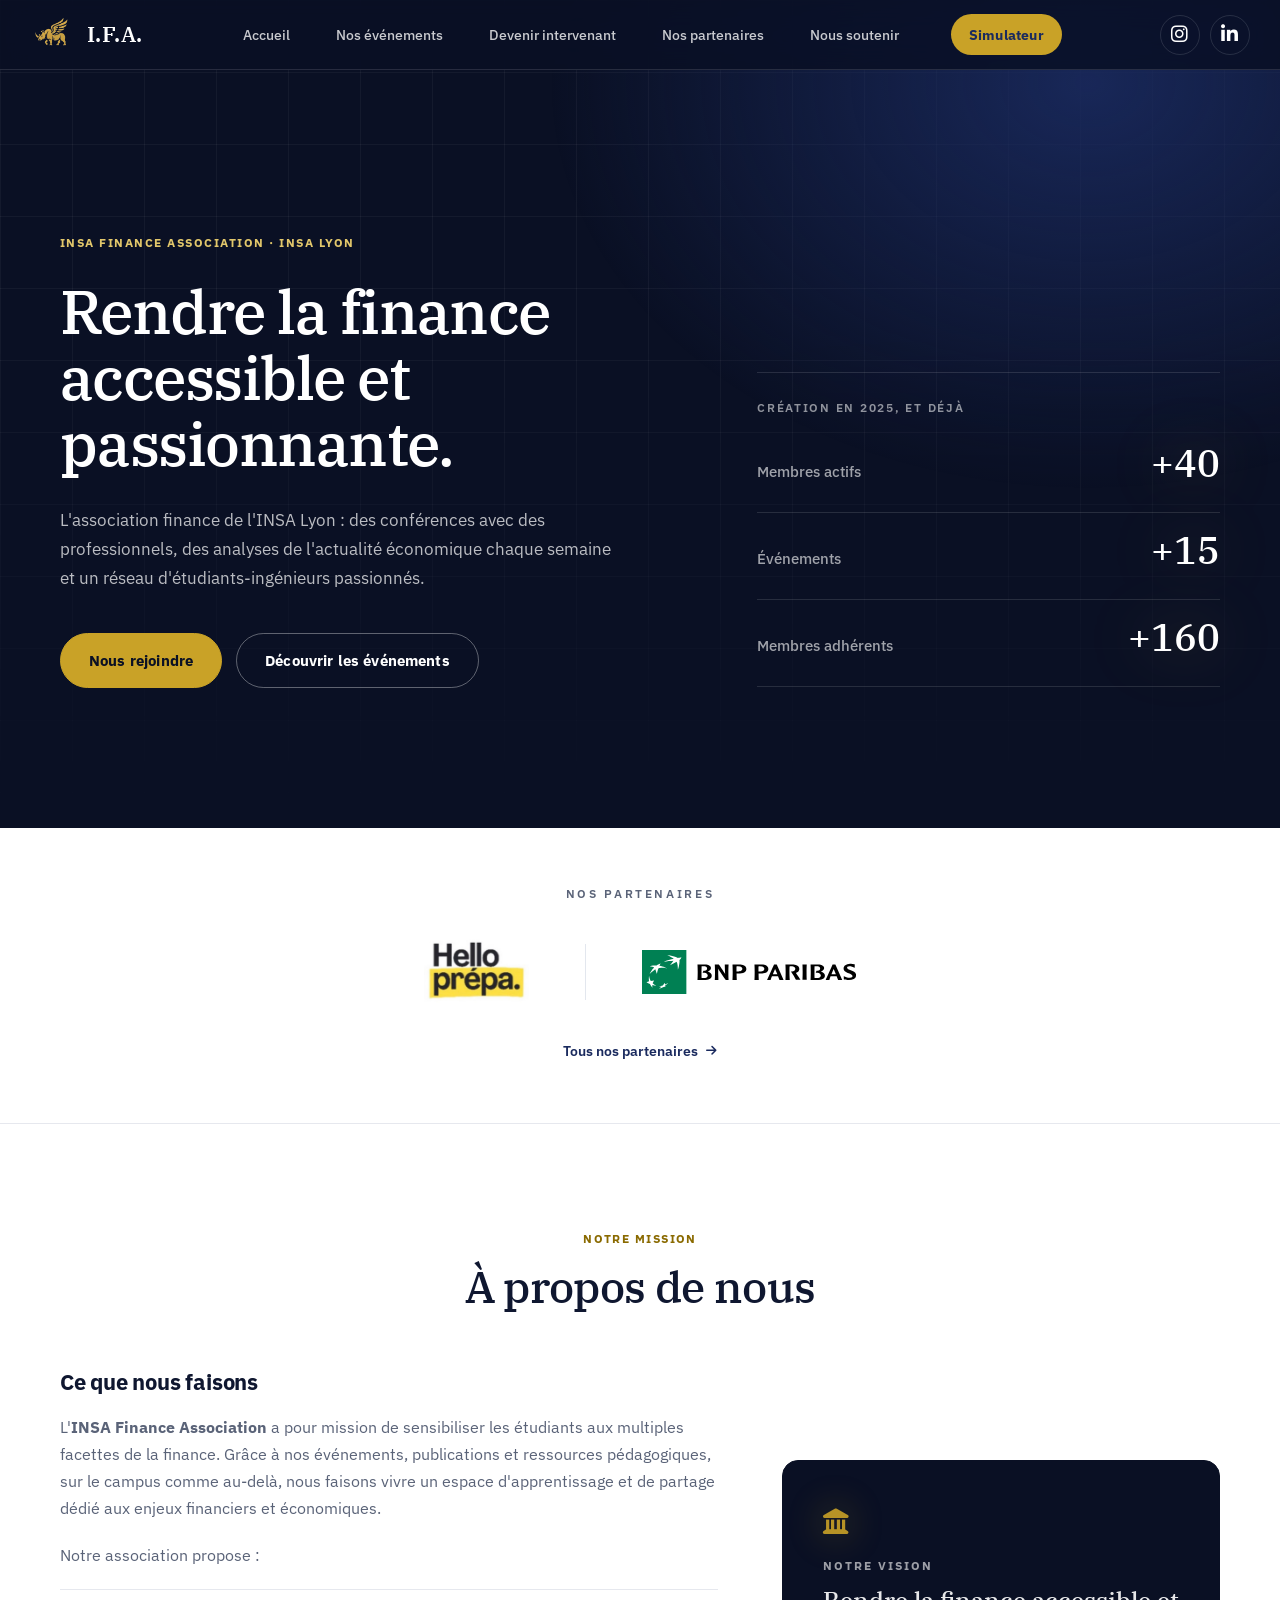
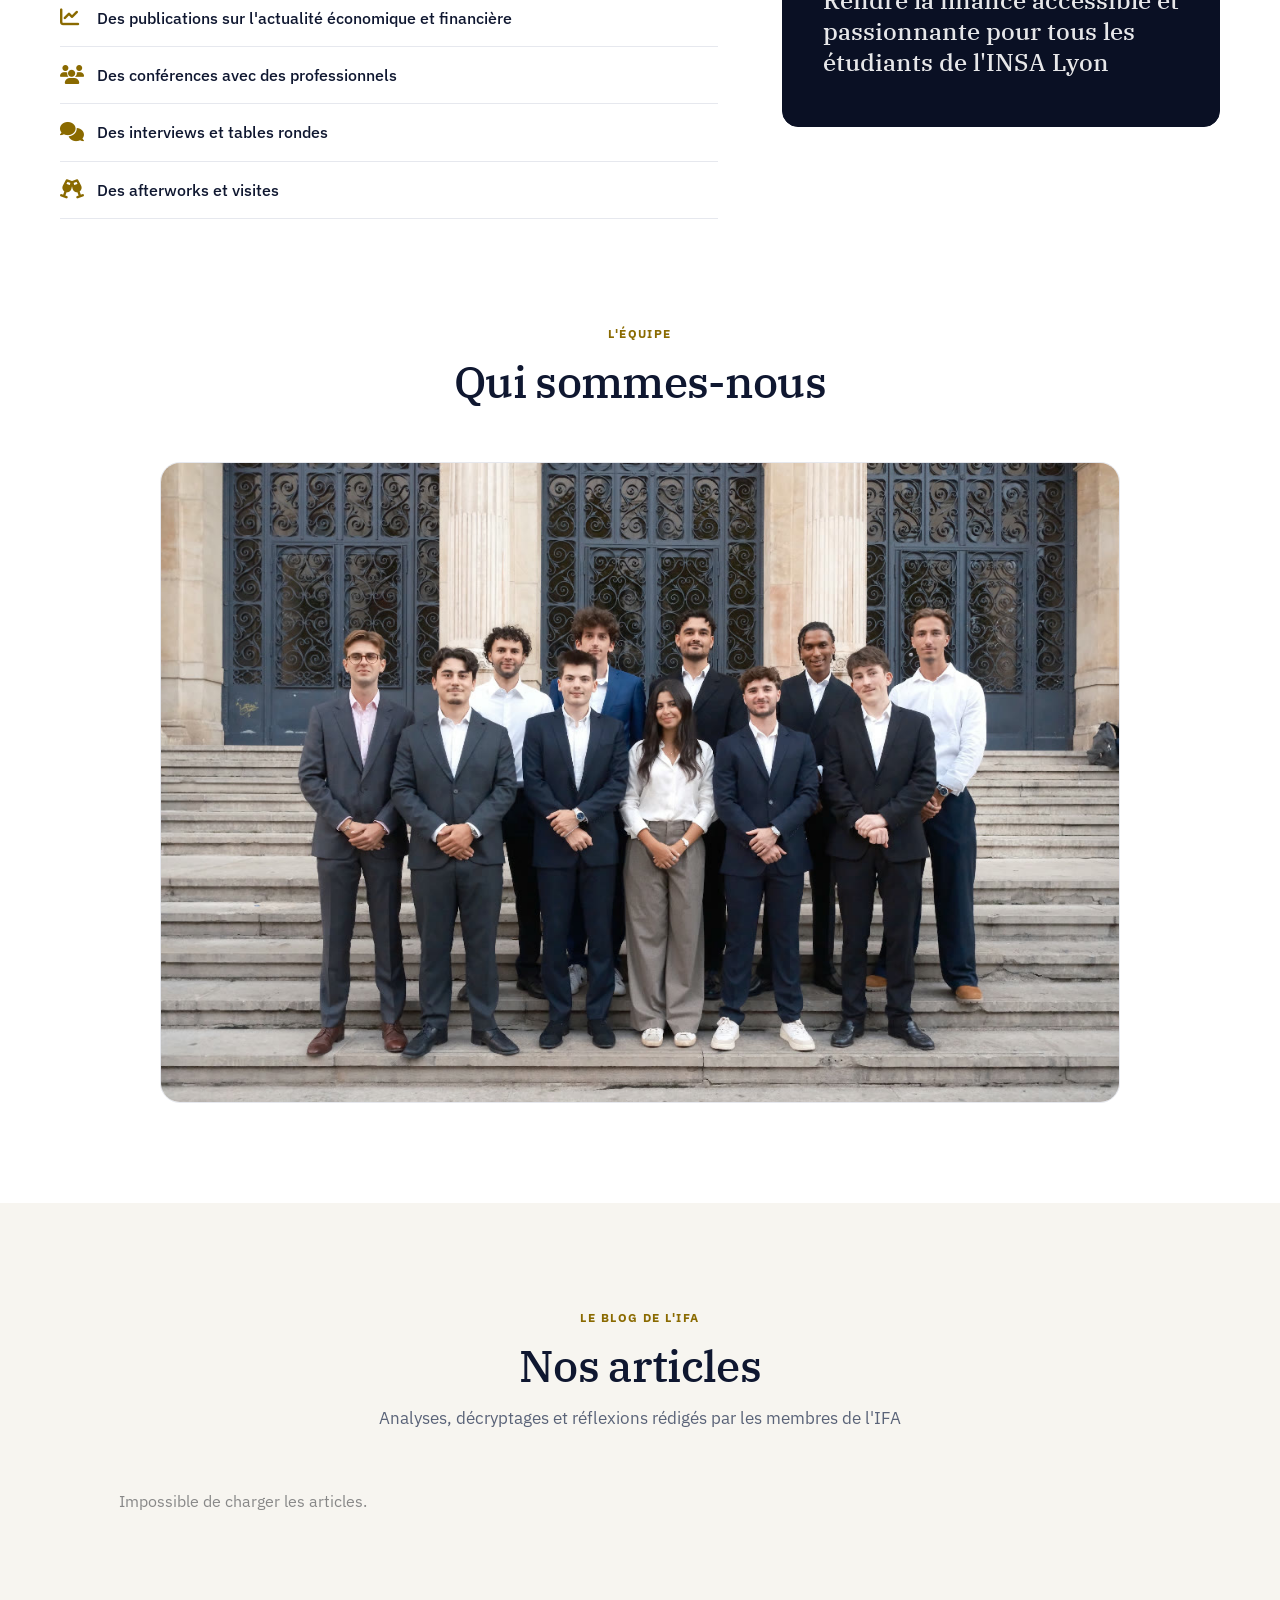
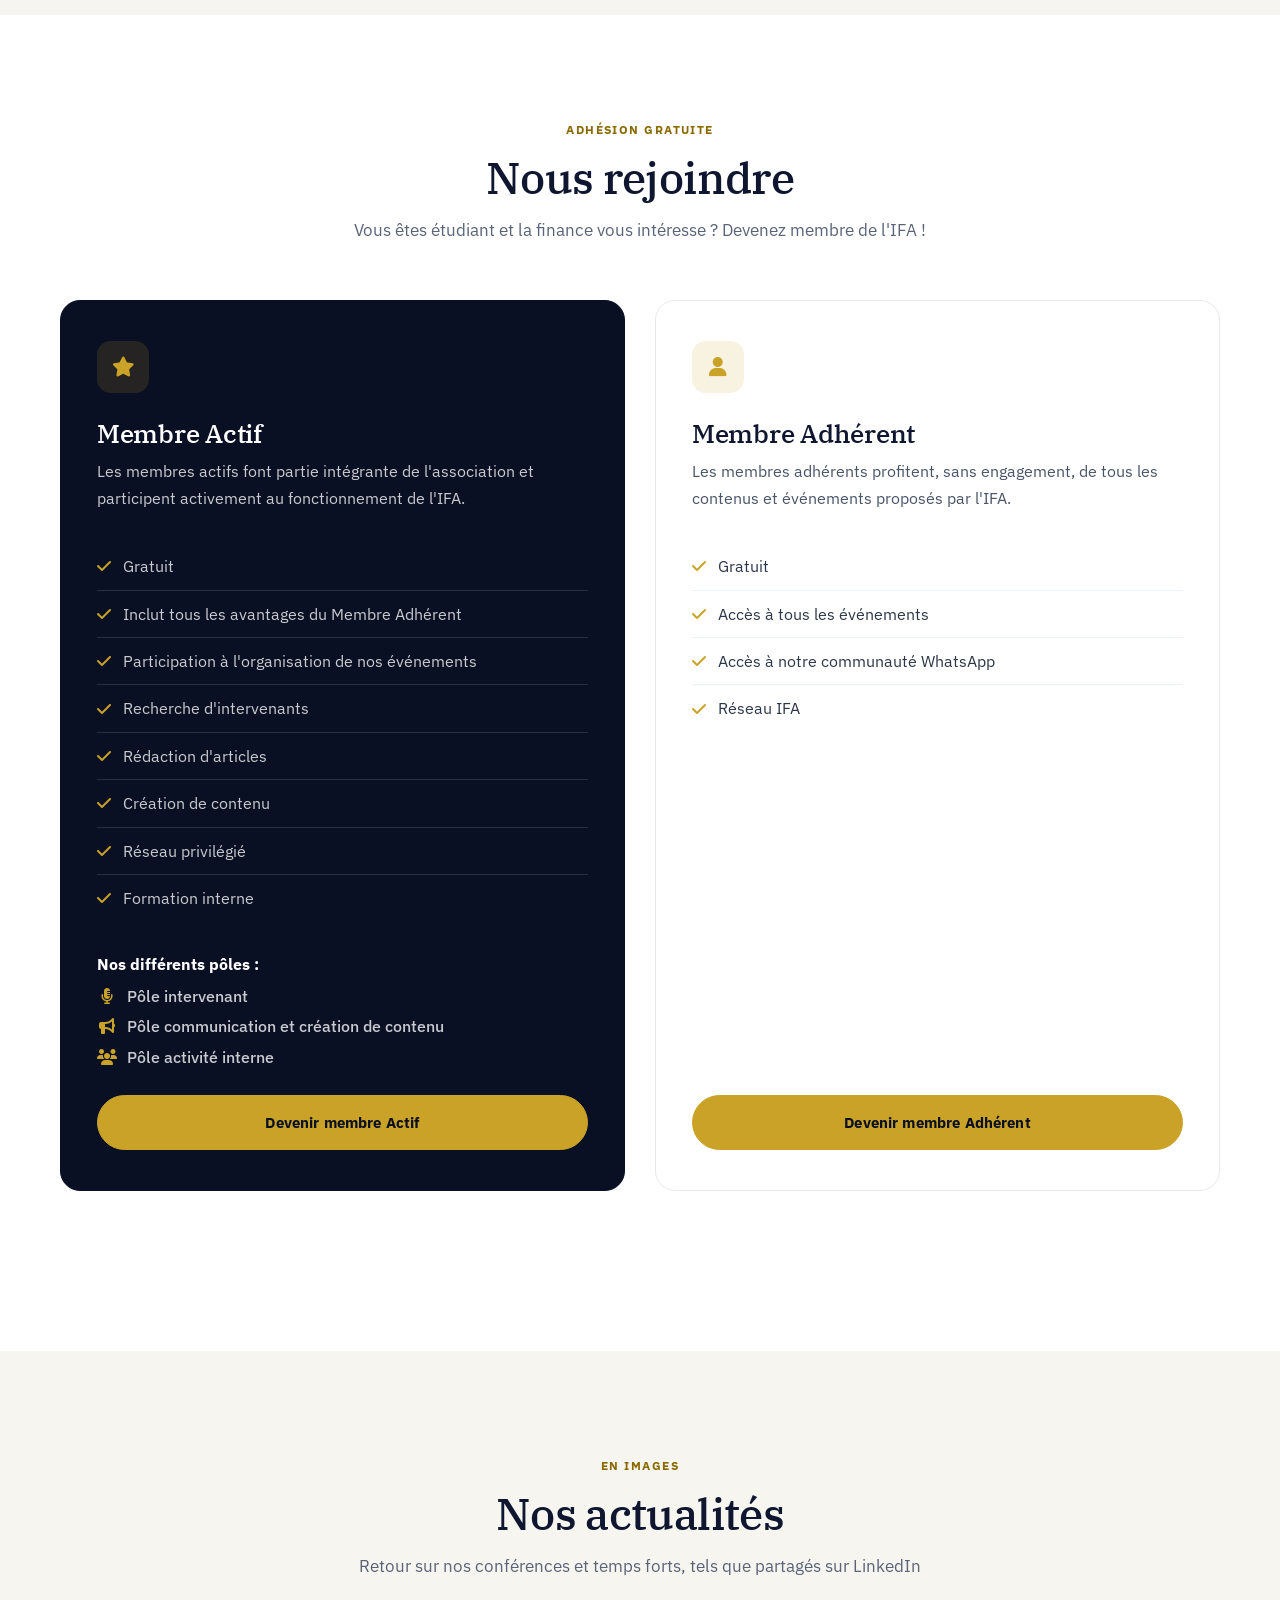
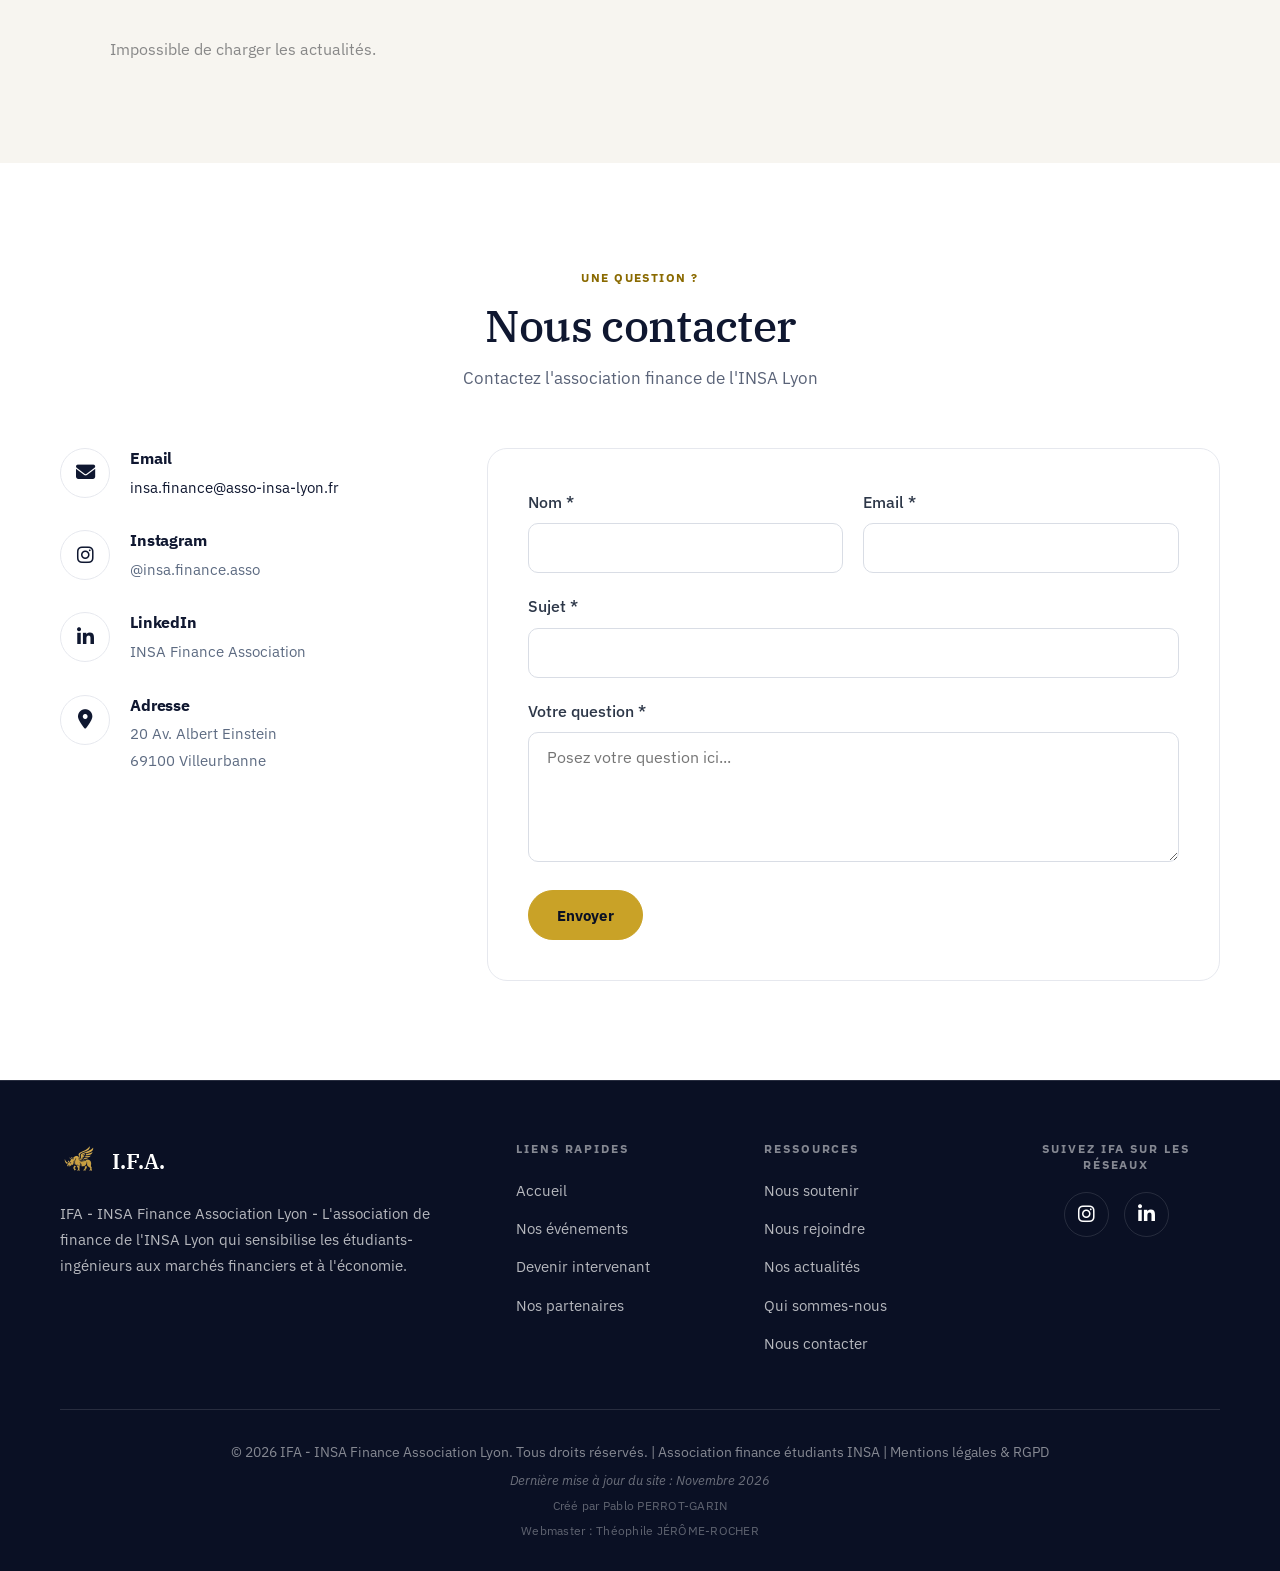
<file: index.html>
<!DOCTYPE html>
<html lang="fr">
<head>
    <meta charset="UTF-8">
    <meta name="viewport" content="width=device-width, initial-scale=1.0">
    <link rel="icon" type="image/png" href="assets/favicon.png">

    <!-- SEO Meta Tags Optimisés -->
    <title>INSA Finance Association</title>
    <meta name="description" content="IFA - INSA Finance Association est l'association de finance de l'INSA Lyon. Découvrez nos conférences, événements, actualités financières et rejoignez notre communauté d'étudiants passionnés par la finance, l'économie et les marchés financiers.">
    <meta name="keywords" content="IFA, INSA Finance, INSA Finance Association, INSA Lyon, association finance, finance étudiants, INSA, école ingénieur finance, club finance Lyon, économie INSA, marchés financiers, bourse étudiants, conférences finance Lyon, association étudiante INSA">
    <meta name="author" content="INSA Finance Association">
    <meta name="robots" content="index, follow, max-image-preview:large, max-snippet:-1, max-video-preview:-1">
    <meta name="googlebot" content="index, follow">
    
    <!-- Google Search Console Verification -->
    <meta name="google-site-verification" content="-r4h7PGOY6tXsFGfKJ_zu3PhO-uX9Tx03nq3KKQY0s4" />
    
    <link rel="canonical" href="https://insa-finance.fr/">
    
    <!-- Open Graph / Facebook -->
    <meta property="og:type" content="website">
    <meta property="og:url" content="https://insa-finance.fr/">
    <meta property="og:title" content="INSA Finance Association">
    <meta property="og:description" content="L'association de finance de l'INSA Lyon. Conférences, événements, actualités financières pour les étudiants passionnés par la finance et l'économie.">
    <meta property="og:image" content="https://insa-finance.fr/assets/logo.png">
    <meta property="og:image:alt" content="Logo IFA INSA Finance Association">
    <meta property="og:site_name" content="INSA Finance Association">
    <meta property="og:locale" content="fr_FR">
    
    <!-- Twitter Card -->
    <meta name="twitter:card" content="summary_large_image">
    <meta name="twitter:url" content="https://insa-finance.fr/">
    <meta name="twitter:title" content="INSA Finance Association">
    <meta name="twitter:description" content="L'association de finance de l'INSA Lyon. Conférences, événements, actualités financières pour les étudiants.">
    <meta name="twitter:image" content="https://insa-finance.fr/assets/logo.png">
    
    <!-- Geo Tags pour référencement local -->
    <meta name="geo.region" content="FR-69">
    <meta name="geo.placename" content="Villeurbanne, Lyon">
    <meta name="geo.position" content="45.7833;4.8833">
    <meta name="ICBM" content="45.7833, 4.8833">
    
    <!-- Schema.org JSON-LD Structured Data -->
    <script type="application/ld+json">
    {
        "@context": "https://schema.org",
        "@type": "Organization",
        "name": "INSA Finance Association",
        "alternateName": ["IFA", "IFA INSA", "INSA Finance", "INSA Finance Lyon"],
        "url": "https://insa-finance.fr",
        "logo": "https://insa-finance.fr/assets/logo.png",
        "description": "Association de finance de l'INSA Lyon dédiée à sensibiliser les étudiants-ingénieurs aux multiples facettes de la finance, de l'économie et des marchés financiers.",
        "foundingDate": "2025",
        "address": {
            "@type": "PostalAddress",
            "streetAddress": "20 Avenue Albert Einstein",
            "addressLocality": "Villeurbanne",
            "postalCode": "69100",
            "addressCountry": "FR"
        },
        "contactPoint": {
            "@type": "ContactPoint",
            "email": "insa.finance@asso-insa-lyon.fr",
            "contactType": "customer service"
        },
        "sameAs": [
            "https://www.instagram.com/insa.finance.asso",
            "https://www.linkedin.com/company/insa-finance-association"
        ],
        "memberOf": {
            "@type": "EducationalOrganization",
            "name": "INSA Lyon",
            "url": "https://www.insa-lyon.fr"
        },
        "keywords": "IFA, INSA Finance, INSA Finance Association, association finance étudiants, INSA Lyon, finance, économie, marchés financiers"
    }
    </script>
    
    <!-- Schema.org pour Organisation Éducative -->
    <script type="application/ld+json">
    {
        "@context": "https://schema.org",
        "@type": "CollegeOrUniversity",
        "name": "INSA Lyon",
        "department": {
            "@type": "Organization",
            "name": "INSA Finance Association (IFA)",
            "description": "Association étudiante de finance à l'INSA Lyon"
        }
    }
    </script>
    
    <!-- Favicon -->
    <link rel="icon" type="image/png" sizes="any" href="assets/favicon.png">
    <link rel="apple-touch-icon" sizes="180x180" href="assets/favicon.png">
    <link rel="manifest" href="site.webmanifest">
    
    <!-- Stylesheets -->
    <link rel="stylesheet" href="styles.css?v=20261124d">
    <link rel="stylesheet" href="modern.css?v=20261124d">
    <link rel="stylesheet" href="refonte.css?v=20261124d">
    <link rel="preconnect" href="https://fonts.googleapis.com">
    <link rel="preconnect" href="https://fonts.gstatic.com" crossorigin>
    <link rel="preload" href="https://fonts.googleapis.com/css2?family=IBM+Plex+Sans:wght@400;500;600;700&family=IBM+Plex+Serif:wght@400;500;600&display=swap" as="style" onload="this.onload=null;this.rel='stylesheet'">
    <noscript><link href="https://fonts.googleapis.com/css2?family=IBM+Plex+Sans:wght@400;500;600;700&family=IBM+Plex+Serif:wght@400;500;600&display=swap" rel="stylesheet"></noscript>
    <link rel="stylesheet" href="https://cdnjs.cloudflare.com/ajax/libs/font-awesome/6.4.0/css/all.min.css" media="print" onload="this.media='all'">
    <noscript><link rel="stylesheet" href="https://cdnjs.cloudflare.com/ajax/libs/font-awesome/6.4.0/css/all.min.css"></noscript>
</head>
<body>
    <!-- Mobile Menu Overlay -->
    <div id="navOverlay" class="nav-overlay"></div>

    <!-- Navigation -->
    <nav class="navbar">
        <div class="nav-container">
            <a href="index.html" class="logo" title="IFA - INSA Finance Association - Accueil">
                <img src="assets/logo.webp" width="160" height="160" alt="Logo IFA INSA Finance Association Lyon" class="logo-img" fetchpriority="high">
                <span class="logo-text">I.F.A.</span>
            </a>
            <ul class="nav-links">
                <li class="has-submenu">
                    <a href="index.html">Accueil</a>
                    <ul class="submenu">
                        <li><a href="#apropos">À propos de nous</a></li>
                        <li><a href="#equipe">Qui sommes-nous</a></li>
                        <li><a href="#articles">Nos articles</a></li>
                        <li><a href="#rejoindre">Nous rejoindre</a></li>
                        <li><a href="#actualites">Nos actus</a></li>
                        <li><a href="#contact">Nous contacter</a></li>
                    </ul>
                </li>
                <li><a href="evenements.html">Nos événements</a></li>
                <li><a href="intervenant.html">Devenir intervenant</a></li>
                <li><a href="partenaires.html">Nos partenaires</a></li>
                <li><a href="soutenir.html">Nous soutenir</a></li>
                <li class="nav-cta"><a href="simulateur.html">Simulateur</a></li>
            </ul>
            <div class="nav-social">
                <a href="https://www.instagram.com/insa.finance.asso?igsh=cHZ6cHI5bWo3a3Jp" target="_blank" class="instagram-link" rel="noopener" title="Suivez IFA INSA Finance sur Instagram" aria-label="Instagram IFA INSA Finance">
                    <i class="fab fa-instagram"></i>
                </a>
                <a href="https://www.linkedin.com/company/insa-finance-association" target="_blank" class="linkedin-link" rel="noopener" title="Suivez IFA INSA Finance sur LinkedIn" aria-label="LinkedIn IFA INSA Finance">
                    <i class="fab fa-linkedin-in"></i>
                </a>
            </div>
            <div class="hamburger">
                <span></span>
                <span></span>
                <span></span>
            </div>
        </div>
    </nav>

    <!-- Hero Section -->
    <section id="accueil" class="hero-v2" role="banner">
        <div class="hero-v2-bg" aria-hidden="true"></div>
        <div class="container hero-v2-inner">
            <div class="hero-v2-text">
                <h1 class="hero-v2-title">
                    <span class="hero-v2-eyebrow">INSA Finance Association &middot; INSA Lyon</span>
                    Rendre la finance accessible et <em>passionnante</em>.
                </h1>
                <p class="hero-v2-lead">L'association finance de l'INSA Lyon&nbsp;: des conférences avec des professionnels, des analyses de l'actualité économique chaque semaine et un réseau d'étudiants-ingénieurs passionnés.</p>
                <div class="hero-v2-buttons">
                    <a href="#rejoindre" class="btn btn-primary">Nous rejoindre</a>
                    <a href="evenements.html" class="btn btn-secondary">Découvrir les événements</a>
                </div>
            </div>
            <div class="hero-v2-stats">
                <p class="stats-intro">Création en 2025, et déjà</p>
                <div class="stats-grid" id="stats-grid">
                    <div class="stat-item">
                        <span class="stat-number">+40</span>
                        <span class="stat-label">Membres actifs</span>
                    </div>
                    <div class="stat-item">
                        <span class="stat-number">+15</span>
                        <span class="stat-label">Événements</span>
                    </div>
                    <div class="stat-item">
                        <span class="stat-number">+160</span>
                        <span class="stat-label">Membres adhérents</span>
                    </div>
                </div>
            </div>
        </div>
    </section>

    <!-- Partenaires -->
    <section class="home-sponsors" aria-labelledby="home-sponsors-title">
        <div class="container">
            <p id="home-sponsors-title" class="home-sponsors-label">Nos partenaires</p>
            <div class="home-sponsors-logos">
                <a href="https://www.hello-prepa.com" target="_blank" rel="noopener" class="home-sponsor" aria-label="Hello Prépa (nouvel onglet)">
                    <img src="assets/sponsors/hello-prepa.webp" alt="Hello Prépa" width="480" height="328" loading="lazy">
                </a>
                <span class="home-sponsors-sep" aria-hidden="true"></span>
                <a href="https://mesavantages.bnpparibas/partenaire/49363.insa-finance-association" target="_blank" rel="noopener" class="home-sponsor" aria-label="BNP Paribas (nouvel onglet)">
                    <img src="assets/sponsors/bnp-paribas.svg" alt="BNP Paribas" width="219" height="45" loading="lazy">
                </a>
            </div>
            <a href="partenaires.html" class="home-sponsors-more">Tous nos partenaires <i class="fas fa-arrow-right" aria-hidden="true"></i></a>
        </div>
    </section>

    <!-- À propos de nous (partie de l'accueil) -->
    <section id="apropos" class="equipe" aria-labelledby="apropos-title">
        <div class="container">
            <div class="section-header">
                <span class="section-eyebrow">Notre mission</span>
                <h2 id="apropos-title">À propos de nous</h2>
                <div class="underline"></div>
            </div>
            <div class="about-content">
                <div class="about-text">
                    <h3 class="about-title">Ce que nous faisons</h3>
                    <p>L'<strong>INSA Finance Association</strong> a pour mission de sensibiliser les étudiants aux multiples facettes de la finance. Grâce à nos événements, publications et ressources pédagogiques, sur le campus comme au-delà, nous faisons vivre un espace d'apprentissage et de partage dédié aux enjeux financiers et économiques.</p>
                    <p>Notre association propose :</p>
                    <ul class="features-list">
                        <li><i class="fas fa-chart-line"></i> Des publications sur l'actualité économique et financière</li>
                        <li><i class="fas fa-users"></i> Des conférences avec des professionnels</li>
                        <li><i class="fas fa-comments"></i> Des interviews et tables rondes</li>
                        <li><i class="fas fa-glass-cheers"></i> Des afterworks et visites</li>
                    </ul>
                </div>
                <div class="about-image">
                    <div class="about-card">
                        <i class="fas fa-landmark"></i>
                        <h3>Notre Vision</h3>
                        <p>Rendre la finance accessible et passionnante pour tous les étudiants de l'INSA Lyon</p>
                    </div>
                </div>
            </div>
        </div>
    </section>

    <!-- Qui sommes-nous Section -->
    <section id="equipe" class="equipe" aria-labelledby="equipe-title">
        <div class="container">
            <div class="section-header">
                <span class="section-eyebrow">L'équipe</span>
                <h2 id="equipe-title">Qui sommes-nous</h2>
                <div class="underline"></div>
            </div>
            <figure class="team-photo">
                <img src="assets/equipe.jpg" alt="L'équipe de l'INSA Finance Association sur les marches à Lyon" loading="lazy" width="1170" height="780">
            </figure>
        </div>
    </section>

    <!-- Nos articles Section -->
    <section id="articles" class="actualites" aria-labelledby="articles-title">
        <div class="container">
            <div class="section-header">
                <span class="section-eyebrow">Le blog de l'IFA</span>
                <h2 id="articles-title">Nos articles</h2>
                <div class="underline"></div>
                <p class="section-subtitle">Analyses, décryptages et réflexions rédigés par les membres de l'IFA</p>
            </div>
            <div class="articles-grid" id="articles-container">
                <p style="text-align:center;color:#888;">Chargement des articles...</p>
            </div>
        </div>
    </section>


    <!-- Nous rejoindre Section -->
    <section id="rejoindre" class="adhesion" aria-labelledby="rejoindre-title">
        <div class="container">
            <div class="section-header">
                <span class="section-eyebrow">Adhésion gratuite</span>
                <h2 id="rejoindre-title">Nous rejoindre</h2>
                <div class="underline"></div>
                <p class="section-subtitle">Vous êtes étudiant et la finance vous intéresse ? Devenez membre de l'IFA !</p>
            </div>
            <div class="membership-types">
                <div class="membership-card" onclick="openAdhesionModal('Actif')">
                    <div class="membership-icon">
                        <i class="fas fa-star"></i>
                    </div>
                    <h3>Membre Actif</h3>
                    <p>Les membres actifs font partie intégrante de l'association et participent activement au fonctionnement de l'IFA.</p>
                    <ul class="membership-active-list">
                        <li><i class="fas fa-check"></i> Gratuit</li>
                        <li><i class="fas fa-check"></i> Inclut tous les avantages du Membre Adhérent</li>
                        <li><i class="fas fa-check"></i> Participation à l'organisation de nos événements</li>
                        <li><i class="fas fa-check"></i> Recherche d'intervenants</li>
                        <li><i class="fas fa-check"></i> Rédaction d'articles</li>
                        <li><i class="fas fa-check"></i> Création de contenu</li>
                        <li><i class="fas fa-check"></i> Réseau privilégié</li>
                        <li><i class="fas fa-check"></i> Formation interne</li>
                    </ul>
                    <p class="membership-poles-title">Nos différents pôles :</p>
                    <div class="membership-poles-icons">
                        <span><i class="fas fa-microphone-alt"></i> Pôle intervenant</span>
                        <span><i class="fas fa-bullhorn"></i> Pôle communication et création de contenu</span>
                        <span><i class="fas fa-users"></i> Pôle activité interne</span>
                    </div>
                    <a href="javascript:void(0)" class="btn btn-primary btn-adhesion" onclick="event.stopPropagation(); openAdhesionModal('Actif')">Devenir membre Actif</a>
                </div>
                <div class="membership-card" onclick="openAdhesionModal('Adhérent')">
                    <div class="membership-icon">
                        <i class="fas fa-user"></i>
                    </div>
                    <h3>Membre Adhérent</h3>
                    <p>Les membres adhérents profitent, sans engagement, de tous les contenus et événements proposés par l'IFA.</p>
                    <ul>
                        <li><i class="fas fa-check"></i> Gratuit</li>
                        <li><i class="fas fa-check"></i> Accès à tous les événements</li>
                        <li><i class="fas fa-check"></i> Accès à notre communauté WhatsApp</li>
                        <li><i class="fas fa-check"></i> Réseau IFA</li>
                    </ul>
                    <a href="javascript:void(0)" class="btn btn-primary btn-adhesion" onclick="event.stopPropagation(); openAdhesionModal('Adhérent')">Devenir membre Adhérent</a>
                </div>
            </div>
        </div>
    </section>

    <!-- Modal Adhésion -->
    <div id="adhesion-modal" class="modal-overlay">
        <div class="membership-form-container">
            <span class="close-modal" onclick="closeAdhesionModal()">&times;</span>
            <h3 id="modal-form-title">Formulaire d'adhésion</h3>
            <form id="adhesion-form" class="membership-form">
                <input type="hidden" id="type-membre-hidden" name="Type de membre" value="">
                
                <div class="form-row">
                    <div class="form-group">
                        <label for="prenom">Prénom *</label>
                        <input type="text" id="prenom" name="Prénom" required>
                    </div>
                    <div class="form-group">
                        <label for="nom">Nom *</label>
                        <input type="text" id="nom" name="Nom" required>
                    </div>
                </div>
                
                <div class="form-row">
                    <div class="form-group">
                        <label for="email">Adresse mail *</label>
                        <input type="email" id="email" name="Adresse mail" required>
                    </div>
                    <div class="form-group">
                        <label for="telephone">N° de téléphone *</label>
                        <input type="tel" id="telephone" name="Numéro de téléphone" required>
                    </div>
                </div>
                
                <div class="form-row">
                    <div class="form-group">
                        <label for="ecole">Établissement *</label>
                        <input type="text" id="ecole" name="Etablissement scolaire" required placeholder="Ex: INSA Lyon...">
                    </div>
                    <div class="form-group">
                        <label for="annee-dept">Année + département *</label>
                        <input type="text" id="annee-dept" name="Année + département" required placeholder="Ex: 4GM, 3IF...">
                    </div>
                </div>
                
                <div class="form-group" id="pole-group">
                    <label for="pole-choisi">Choix du pôle *</label>
                    <select id="pole-choisi" name="Pôle choisi">
                        <option value="">Sélectionnez un pôle...</option>
                        <option value="Intervenant">Pôle intervenant</option>
                        <option value="Communication">Pôle communication et création de contenu</option>
                        <option value="Activité interne">Pôle activité interne</option>
                    </select>
                </div>
                
                <button type="submit" class="btn btn-primary btn-large" id="submit-adhesion">Envoyer ma candidature</button>
                <p id="form-message" style="display: none; margin-top: 15px; font-weight: bold;"></p>
            </form>
            </div>
    </div>

    <!-- Nos actualités Section -->
    <section id="actualites" class="actualites" aria-labelledby="actualites-title">
        <div class="container">
            <div class="section-header">
                <span class="section-eyebrow">En images</span>
                <h2 id="actualites-title">Nos actualités</h2>
                <div class="underline"></div>
                <p class="section-subtitle">Retour sur nos conférences et temps forts, tels que partagés sur LinkedIn</p>
            </div>
            <div class="articles-grid" id="actualites-container">
                <p style="text-align:center;color:#888;">Chargement des actualités...</p>
            </div>
        </div>
    </section>

    <!-- Nous contacter Section -->
    <section id="contact" class="contact" aria-labelledby="contact-title">
        <div class="container">
            <div class="section-header">
                <span class="section-eyebrow">Une question ?</span>
                <h2 id="contact-title">Nous contacter</h2>
                <div class="underline"></div>
                <p class="section-subtitle">Contactez l'association finance de l'INSA Lyon</p>
            </div>
            <div class="contact-content">
                <div class="contact-info">
                    <div class="contact-item">
                        <i class="fas fa-envelope"></i>
                        <div>
                            <h4>Email</h4>
                            <a href="mailto:insa.finance@asso-insa-lyon.fr">insa.finance@asso-insa-lyon.fr</a>
                        </div>
                    </div>
                    <div class="contact-item">
                        <i class="fab fa-instagram"></i>
                        <div>
                            <h4>Instagram</h4>
                            <a href="https://www.instagram.com/insa.finance.asso?igsh=cHZ6cHI5bWo3a3Jp" target="_blank">@insa.finance.asso</a>
                        </div>
                    </div>
                    <div class="contact-item">
                        <i class="fab fa-linkedin-in"></i>
                        <div>
                            <h4>LinkedIn</h4>
                            <a href="https://www.linkedin.com/company/insa-finance-association" target="_blank">INSA Finance Association</a>
                        </div>
                    </div>
                    <div class="contact-item">
                        <i class="fas fa-map-marker-alt"></i>
                        <div>
                            <h4>Adresse</h4>
                            <a href="https://www.google.com/maps/search/?api=1&query=20+Av.+Albert+Einstein,+69100+Villeurbanne" target="_blank" rel="noopener noreferrer">20 Av. Albert Einstein<br>69100 Villeurbanne</a>
                        </div>
                    </div>
                </div>
                <!-- ATTENTION: Lors du premier envoi avec cette adresse, un mail de confirmation sera envoyé à insa.finance@asso-insa-lyon.fr pour activer le formulaire -->
                <form class="contact-form" action="https://formsubmit.co/insa.finance@asso-insa-lyon.fr" method="POST">
                    <input type="hidden" name="_subject" value="❓ Nouvelle question via le site IFA">
                    <input type="hidden" name="_captcha" value="false">
                    <input type="hidden" name="_template" value="table">
                    <input type="hidden" name="_next" value="https://insa-finance.fr/index.html?envoye=1#contact">
                    <input type="hidden" name="formulaire" value="Contact">
                    <div class="form-row">
                        <div class="form-group">
                            <label for="contact-nom">Nom *</label>
                            <input type="text" id="contact-nom" name="nom" required>
                        </div>
                        <div class="form-group">
                            <label for="contact-email">Email *</label>
                            <input type="email" id="contact-email" name="email" required>
                        </div>
                    </div>
                    <div class="form-group">
                        <label for="contact-sujet">Sujet *</label>
                        <input type="text" id="contact-sujet" name="sujet" required>
                    </div>
                    <div class="form-group">
                        <label for="contact-message">Votre question *</label>
                        <textarea id="contact-message" name="message" rows="5" placeholder="Posez votre question ici..." required></textarea>
                    </div>
                    <button type="submit" class="btn btn-primary">Envoyer</button>
                </form>
            </div>
        </div>
    </section>

    <!-- Footer -->
    <footer class="footer" role="contentinfo">
        <div class="container">
            <div class="footer-content">
                <div class="footer-section">
                    <div class="footer-logo">
                        <img src="assets/logo.webp" width="160" height="160" alt="Logo IFA INSA Finance Association Lyon" class="logo-img" loading="lazy">
                        <span>I.F.A.</span>
                    </div>
                    <p>IFA - INSA Finance Association Lyon - L'association de finance de l'INSA Lyon qui sensibilise les étudiants-ingénieurs aux marchés financiers et à l'économie.</p>
                </div>
                <div class="footer-section">
                    <h4>Liens rapides</h4>
                    <ul>
                        <li><a href="index.html">Accueil</a></li>
                        <li><a href="evenements.html">Nos événements</a></li>
                        <li><a href="intervenant.html">Devenir intervenant</a></li>
                        <li><a href="partenaires.html">Nos partenaires</a></li>
                    </ul>
                </div>
                <div class="footer-section">
                    <h4>Ressources</h4>
                    <ul>
                        <li><a href="soutenir.html">Nous soutenir</a></li>
                        <li><a href="index.html#rejoindre">Nous rejoindre</a></li>
                        <li><a href="index.html#actualites">Nos actualités</a></li>
                        <li><a href="index.html#equipe">Qui sommes-nous</a></li>
                        <li><a href="index.html#contact">Nous contacter</a></li>
                    </ul>
                </div>
                <div class="footer-section">
                    <h4>Suivez IFA sur les réseaux</h4>
                    <div class="social-links">
                        <a href="https://www.instagram.com/insa.finance.asso?igsh=cHZ6cHI5bWo3a3Jp" target="_blank" class="social-link" rel="noopener" title="Instagram IFA INSA Finance" aria-label="Suivez-nous sur Instagram">
                            <i class="fab fa-instagram"></i>
                        </a>
                        <a href="https://www.linkedin.com/company/insa-finance-association" target="_blank" class="social-link" rel="noopener" title="LinkedIn IFA INSA Finance" aria-label="Suivez-nous sur LinkedIn">
                            <i class="fab fa-linkedin-in"></i>
                        </a>
                    </div>
                </div>
            </div>
            <div class="footer-bottom">
                <p>&copy; 2026 IFA - INSA Finance Association Lyon. Tous droits réservés. | Association finance étudiants INSA | <a href="mentions-legales.html">Mentions légales &amp; RGPD</a></p>
                <p class="footer-update">Dernière mise à jour du site : <span id="site-last-update">Novembre 2026</span></p>
                <p class="footer-credit">Créé par Pablo PERROT-GARIN</p>
                <p class="footer-credit">Webmaster : Théophile JÉRÔME-ROCHER</p>
            </div>
        </div>
    </footer>

    <!-- Scroll to Top Button -->
    <button id="scrollTopBtn" class="scroll-top-btn" aria-label="Retour en haut de page">
        <i class="fas fa-chevron-up"></i>
    </button>
    <script src="script.js?v=20261124d"></script>
    <script src="modern.js" defer></script>
</body>
</html>
</file>
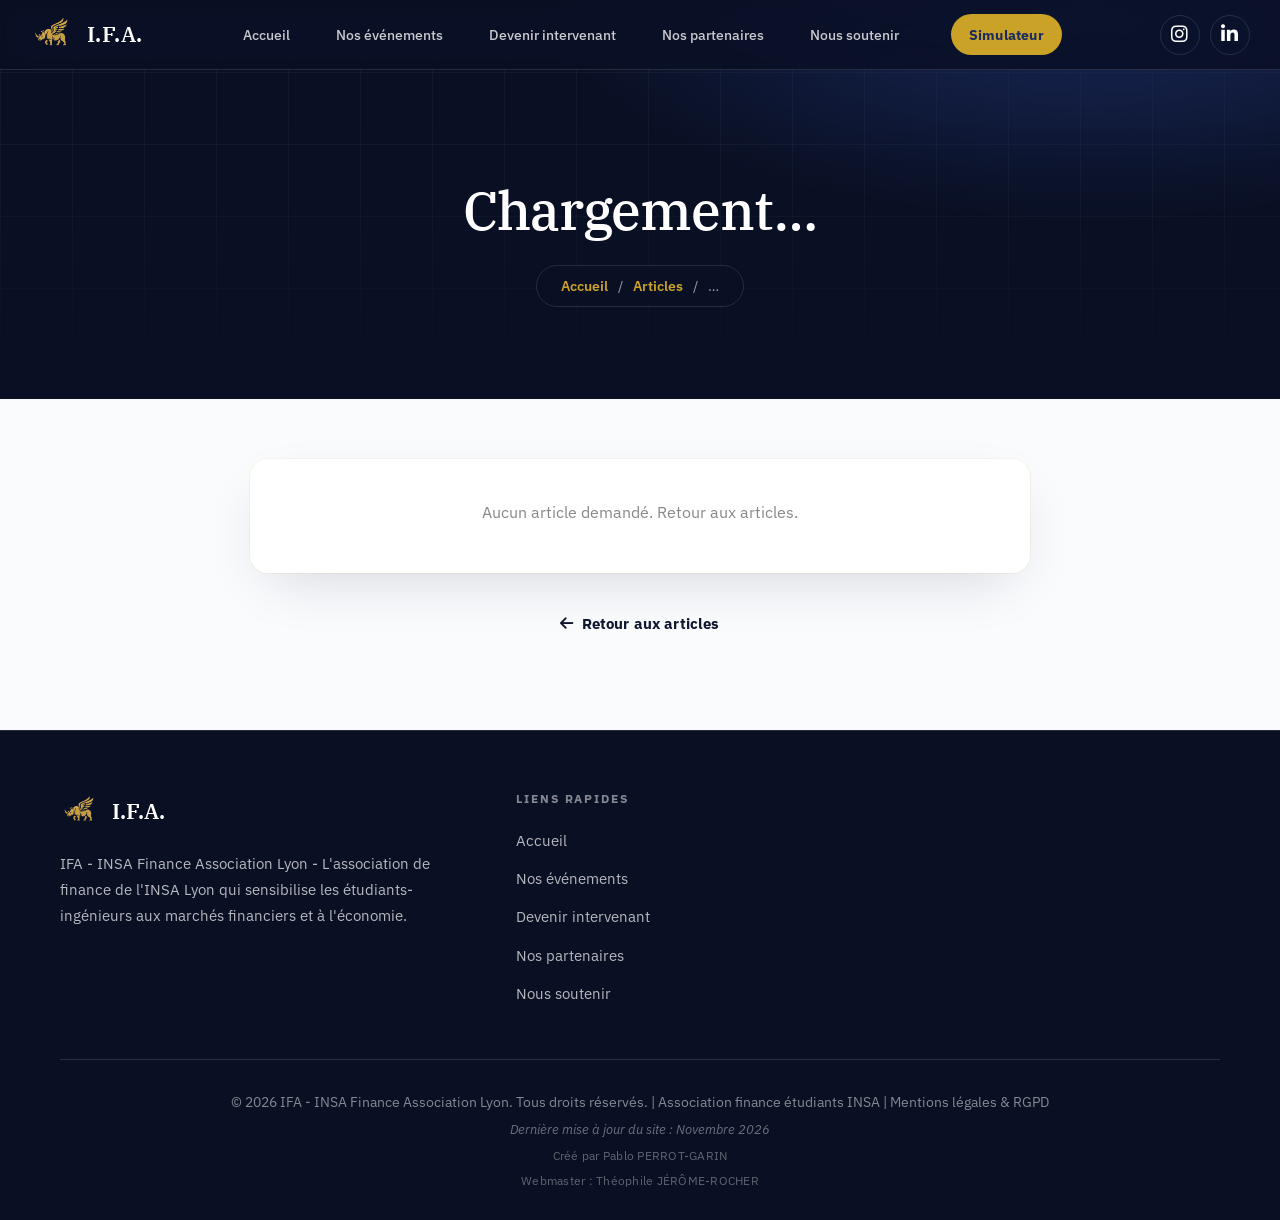
<file: article.html>
<!DOCTYPE html>
<html lang="fr">
<head>
    <meta charset="UTF-8">
    <meta name="viewport" content="width=device-width, initial-scale=1.0">
    <link rel="icon" type="image/png" href="assets/favicon.png">

    <!-- SEO : titre/description injectés dynamiquement par article.js -->
    <title>Article | INSA Finance Association</title>
    <meta name="description" content="Article rédigé par un membre de l'INSA Finance Association.">
    <meta name="author" content="INSA Finance Association">
    <meta name="robots" content="index, follow">

    <link rel="icon" type="image/png" sizes="any" href="assets/favicon.png">
    <link rel="apple-touch-icon" sizes="180x180" href="assets/favicon.png">
    <link rel="manifest" href="site.webmanifest">
    <link rel="stylesheet" href="styles.css?v=20261124d">
    <link rel="stylesheet" href="modern.css?v=20261124d">
    <link rel="stylesheet" href="refonte.css?v=20261124d">
    <link rel="stylesheet" href="article.css?v=20261124d">
    <link rel="preconnect" href="https://fonts.googleapis.com">
    <link rel="preconnect" href="https://fonts.gstatic.com" crossorigin>
    <link href="https://fonts.googleapis.com/css2?family=IBM+Plex+Sans:wght@400;500;600;700&family=IBM+Plex+Serif:wght@400;500;600&display=swap" rel="stylesheet">
    <link rel="stylesheet" href="https://cdnjs.cloudflare.com/ajax/libs/font-awesome/6.4.0/css/all.min.css">
</head>
<body class="inner-page">
    <div id="navOverlay" class="nav-overlay"></div>

    <nav class="navbar">
        <div class="nav-container">
            <a href="index.html" class="logo" title="IFA - INSA Finance Association - Accueil">
                <img src="assets/logo.webp" width="160" height="160" alt="Logo IFA INSA Finance Association Lyon" class="logo-img">
                <span class="logo-text">I.F.A.</span>
            </a>
            <ul class="nav-links">
                <li class="has-submenu">
                    <a href="index.html">Accueil</a>
                    <ul class="submenu">
                        <li><a href="index.html#apropos">À propos de nous</a></li>
                        <li><a href="index.html#rejoindre">Nous rejoindre</a></li>
                        <li><a href="index.html#actualites">Nos actus</a></li>
                        <li><a href="index.html#equipe">Qui sommes-nous</a></li>
                        <li><a href="index.html#contact">Nous contacter</a></li>
                    </ul>
                </li>
                <li><a href="evenements.html">Nos événements</a></li>
                <li><a href="intervenant.html">Devenir intervenant</a></li>
                <li><a href="partenaires.html">Nos partenaires</a></li>
                <li><a href="soutenir.html">Nous soutenir</a></li>
                <li class="nav-cta"><a href="simulateur.html">Simulateur</a></li>
            </ul>
            <div class="nav-social">
                <a href="https://www.instagram.com/insa.finance.asso?igsh=cHZ6cHI5bWo3a3Jp" target="_blank" class="instagram-link" rel="noopener" aria-label="Instagram IFA INSA Finance">
                    <i class="fab fa-instagram"></i>
                </a>
                <a href="https://www.linkedin.com/company/insa-finance-association" target="_blank" class="linkedin-link" rel="noopener" aria-label="LinkedIn IFA INSA Finance">
                    <i class="fab fa-linkedin-in"></i>
                </a>
            </div>
            <div class="hamburger">
                <span></span>
                <span></span>
                <span></span>
            </div>
        </div>
    </nav>

    <section class="page-hero article-hero">
        <div class="page-hero-content">
            <h1 id="article-title">Chargement…</h1>
            <p id="article-meta"></p>
            <div class="page-hero-breadcrumb">
                <a href="index.html">Accueil</a>
                <span>/</span>
                <a href="index.html#articles">Articles</a>
                <span>/</span>
                <span id="article-breadcrumb">…</span>
            </div>
        </div>
    </section>

    <section class="article-section">
        <div class="container">
            <article class="article-full" id="article-full">
                <p style="text-align:center;color:#888;">Chargement de l'article…</p>
            </article>

            <div class="article-back">
                <a href="index.html#articles" class="btn btn-outline"><i class="fas fa-arrow-left"></i> Retour aux articles</a>
            </div>

            <div class="article-suggestions" id="article-suggestions" hidden>
                <h2>Autres articles à découvrir</h2>
                <div class="underline"></div>
                <div class="articles-grid" id="article-suggestions-grid"></div>
            </div>
        </div>
    </section>

    <footer class="footer" role="contentinfo">
        <div class="container">
            <div class="footer-content">
                <div class="footer-section">
                    <div class="footer-logo">
                        <img src="assets/logo.webp" width="160" height="160" alt="Logo IFA INSA Finance Association Lyon" class="logo-img">
                        <span>I.F.A.</span>
                    </div>
                    <p>IFA - INSA Finance Association Lyon - L'association de finance de l'INSA Lyon qui sensibilise les étudiants-ingénieurs aux marchés financiers et à l'économie.</p>
                </div>
                <div class="footer-section">
                    <h4>Liens rapides</h4>
                    <ul>
                        <li><a href="index.html">Accueil</a></li>
                        <li><a href="evenements.html">Nos événements</a></li>
                        <li><a href="intervenant.html">Devenir intervenant</a></li>
                        <li><a href="partenaires.html">Nos partenaires</a></li>
                        <li><a href="soutenir.html">Nous soutenir</a></li>
                    </ul>
                </div>
            </div>
            <div class="footer-bottom">
                <p>&copy; 2026 IFA - INSA Finance Association Lyon. Tous droits réservés. | Association finance étudiants INSA | <a href="mentions-legales.html">Mentions légales &amp; RGPD</a></p>
                <p class="footer-update">Dernière mise à jour du site : <span id="site-last-update">Novembre 2026</span></p>
                <p class="footer-credit">Créé par Pablo PERROT-GARIN</p>
                <p class="footer-credit">Webmaster : Théophile JÉRÔME-ROCHER</p>
            </div>
        </div>
    </footer>

    <button id="scrollTopBtn" class="scroll-top-btn" aria-label="Retour en haut de page">
        <i class="fas fa-chevron-up"></i>
    </button>
    <script src="script.js?v=20261124d"></script>
    <script src="article.js" defer></script>
    <script src="modern.js" defer></script>
</body>
</html>
</file>
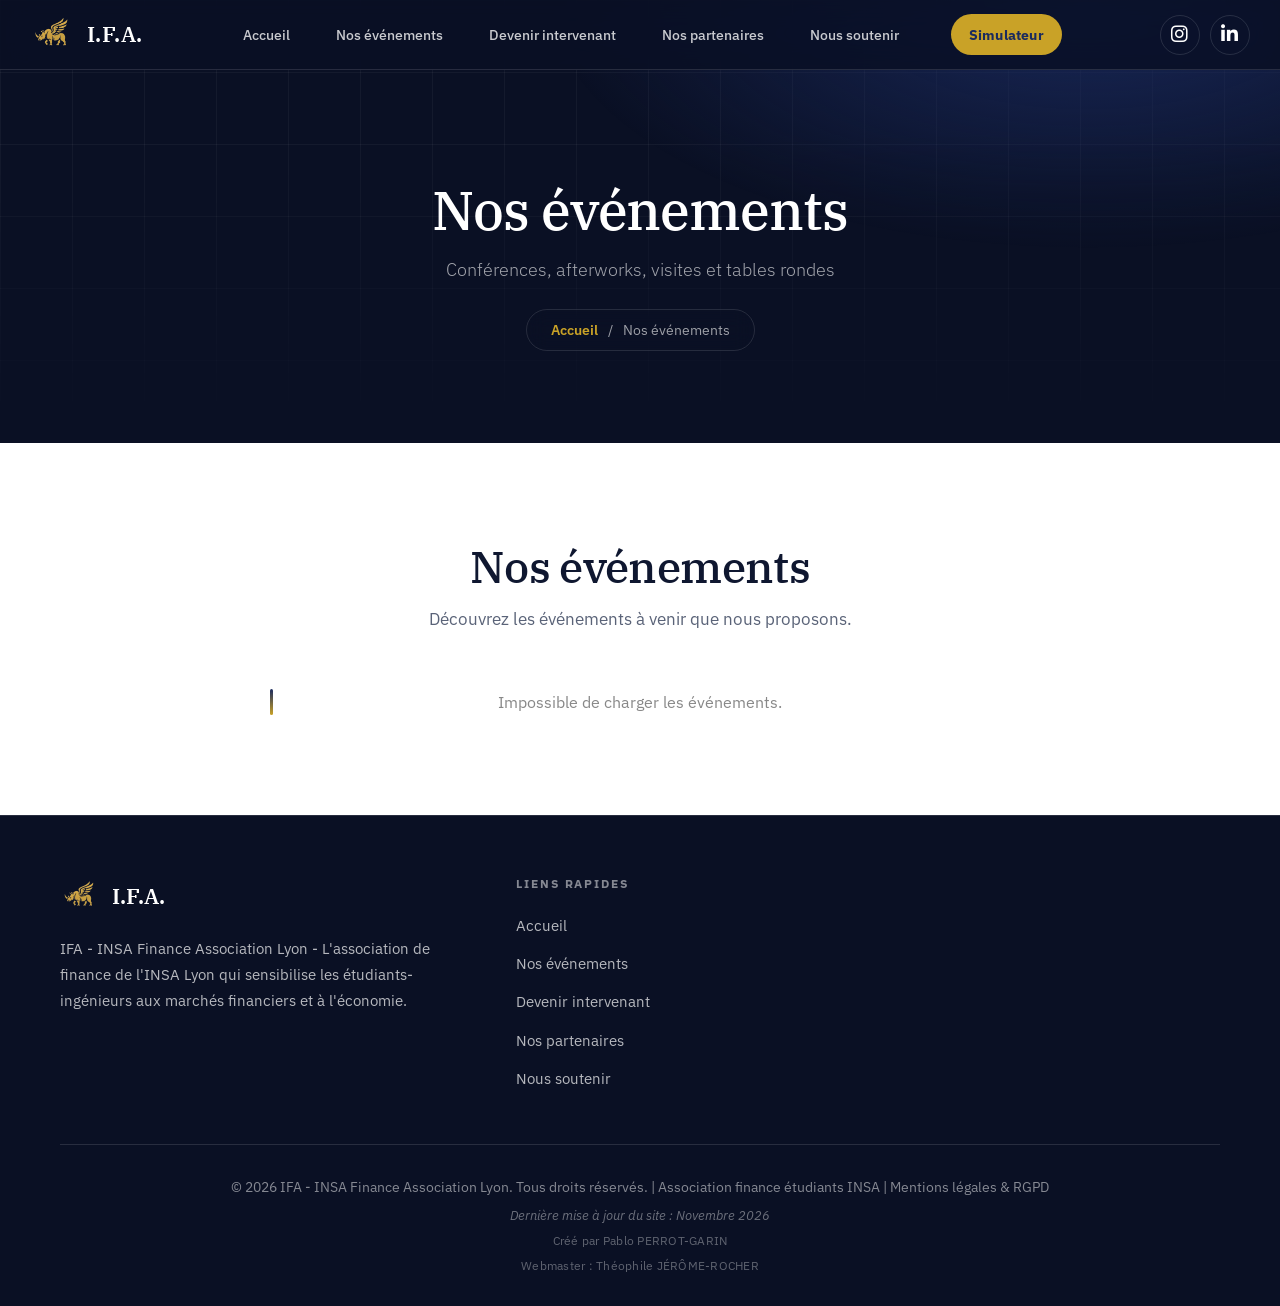
<file: evenements.html>
<!DOCTYPE html>
<html lang="fr">
<head>
    <meta charset="UTF-8">
    <meta name="viewport" content="width=device-width, initial-scale=1.0">
    <link rel="icon" type="image/png" href="assets/favicon.png">

    <!-- SEO Meta Tags -->
    <title>Événements Finance INSA Lyon | INSA Finance Association</title>
    <meta name="description" content="Conférences, afterworks, tables rondes et événements finance organisés par l'INSA Finance Association à l'INSA Lyon. Rejoignez les étudiants passionnés par la finance et l'économie.">
    <meta name="keywords" content="événements finance INSA Lyon, conférences finance INSA, INSA Finance Association, IFA événements, finance étudiants Lyon, club finance INSA">
    <meta name="author" content="INSA Finance Association">
    <meta name="robots" content="index, follow, max-image-preview:large, max-snippet:-1, max-video-preview:-1">
    <meta name="googlebot" content="index, follow">

    <!-- Google Search Console Verification -->
    <meta name="google-site-verification" content="-r4h7PGOY6tXsFGfKJ_zu3PhO-uX9Tx03nq3KKQY0s4" />

    <link rel="canonical" href="https://insa-finance.fr/evenements.html">

    <!-- Open Graph / Facebook -->
    <meta property="og:type" content="website">
    <meta property="og:url" content="https://insa-finance.fr/evenements.html">
    <meta property="og:title" content="Événements Finance INSA Lyon | INSA Finance Association">
    <meta property="og:description" content="Conférences, afterworks, tables rondes et événements finance organisés par l'INSA Finance Association à l'INSA Lyon.">
    <meta property="og:image" content="https://insa-finance.fr/assets/logo.png">
    <meta property="og:image:alt" content="Logo IFA INSA Finance Association">
    <meta property="og:site_name" content="INSA Finance Association">
    <meta property="og:locale" content="fr_FR">

    <!-- Twitter Card -->
    <meta name="twitter:card" content="summary_large_image">
    <meta name="twitter:url" content="https://insa-finance.fr/evenements.html">
    <meta name="twitter:title" content="Événements Finance INSA Lyon | INSA Finance Association">
    <meta name="twitter:description" content="Conférences, afterworks et événements finance à l'INSA Lyon — INSA Finance Association.">
    <meta name="twitter:image" content="https://insa-finance.fr/assets/logo.png">

    <!-- Schema.org JSON-LD -->
    <script type="application/ld+json">
    {
        "@context": "https://schema.org",
        "@type": "EventSeries",
        "name": "Événements INSA Finance Association",
        "description": "Série de conférences, afterworks, tables rondes et événements finance organisés par l'INSA Finance Association à l'INSA Lyon.",
        "organizer": {
            "@type": "Organization",
            "name": "INSA Finance Association",
            "alternateName": ["IFA", "INSA Finance"],
            "url": "https://insa-finance.fr",
            "logo": "https://insa-finance.fr/assets/logo.png"
        },
        "location": {
            "@type": "Place",
            "name": "INSA Lyon",
            "address": {
                "@type": "PostalAddress",
                "streetAddress": "20 Avenue Albert Einstein",
                "addressLocality": "Villeurbanne",
                "postalCode": "69100",
                "addressCountry": "FR"
            }
        },
        "url": "https://insa-finance.fr/evenements.html"
    }
    </script>

    <!-- Favicon -->
    <link rel="icon" type="image/png" sizes="any" href="assets/favicon.png">
    <link rel="apple-touch-icon" sizes="180x180" href="assets/favicon.png">
    <link rel="manifest" href="site.webmanifest">
    <link rel="stylesheet" href="styles.css?v=20261124d">
    <link rel="stylesheet" href="modern.css?v=20261124d">
    <link rel="stylesheet" href="refonte.css?v=20261124d">
    <link rel="preconnect" href="https://fonts.googleapis.com">
    <link rel="preconnect" href="https://fonts.gstatic.com" crossorigin>
    <link href="https://fonts.googleapis.com/css2?family=IBM+Plex+Sans:wght@400;500;600;700&family=IBM+Plex+Serif:wght@400;500;600&display=swap" rel="stylesheet">
    <link rel="stylesheet" href="https://cdnjs.cloudflare.com/ajax/libs/font-awesome/6.4.0/css/all.min.css">
</head>
<body class="inner-page">
    <!-- Mobile Menu Overlay -->
    <div id="navOverlay" class="nav-overlay"></div>

    <nav class="navbar">
        <div class="nav-container">
            <a href="index.html" class="logo" title="IFA - INSA Finance Association - Accueil">
                <img src="assets/logo.webp" width="160" height="160" alt="Logo IFA INSA Finance Association Lyon" class="logo-img">
                <span class="logo-text">I.F.A.</span>
            </a>
            <ul class="nav-links">
                <li class="has-submenu">
                    <a href="index.html">Accueil</a>
                    <ul class="submenu">
                        <li><a href="index.html#apropos">À propos de nous</a></li>
                        <li><a href="index.html#rejoindre">Nous rejoindre</a></li>
                        <li><a href="index.html#actualites">Nos actus</a></li>
                        <li><a href="index.html#equipe">Qui sommes-nous</a></li>
                        <li><a href="index.html#contact">Nous contacter</a></li>
                    </ul>
                </li>
                <li><a href="evenements.html" class="active">Nos événements</a></li>
                <li><a href="intervenant.html">Devenir intervenant</a></li>
                <li><a href="partenaires.html">Nos partenaires</a></li>
                <li><a href="soutenir.html">Nous soutenir</a></li>
                <li class="nav-cta"><a href="simulateur.html">Simulateur</a></li>
            </ul>
            <div class="nav-social">
                <a href="https://www.instagram.com/insa.finance.asso?igsh=cHZ6cHI5bWo3a3Jp" target="_blank" class="instagram-link" rel="noopener" aria-label="Instagram IFA INSA Finance">
                    <i class="fab fa-instagram"></i>
                </a>
                <a href="https://www.linkedin.com/company/insa-finance-association" target="_blank" class="linkedin-link" rel="noopener" aria-label="LinkedIn IFA INSA Finance">
                    <i class="fab fa-linkedin-in"></i>
                </a>
            </div>
            <div class="hamburger">
                <span></span>
                <span></span>
                <span></span>
            </div>
        </div>
    </nav>

    <!-- Page Hero -->
    <section class="page-hero">
        <div class="page-hero-content">
            <h1>Nos événements</h1>
            <p>Conférences, afterworks, visites et tables rondes</p>
            <div class="page-hero-breadcrumb">
                <a href="index.html">Accueil</a>
                <span>/</span>
                <span>Nos événements</span>
            </div>
        </div>
    </section>

    <section id="evenements" class="programme" aria-labelledby="evenements-title">
        <div class="container">
            <div class="section-header">
                <h2 id="evenements-title">Nos événements</h2>
                <div class="underline"></div>
                <p class="section-subtitle">Découvrez les événements à venir que nous proposons.</p>
            </div>
            <div class="timeline" id="timeline-container">
                <p id="events-loading" style="text-align:center;color:#888;">Chargement des événements...</p>
            </div>
        </div>
    </section>

    <footer class="footer" role="contentinfo">
        <div class="container">
            <div class="footer-content">
                <div class="footer-section">
                    <div class="footer-logo">
                        <img src="assets/logo.webp" width="160" height="160" alt="Logo IFA INSA Finance Association Lyon" class="logo-img">
                        <span>I.F.A.</span>
                    </div>
                    <p>IFA - INSA Finance Association Lyon - L'association de finance de l'INSA Lyon qui sensibilise les étudiants-ingénieurs aux marchés financiers et à l'économie.</p>
                </div>
                <div class="footer-section">
                    <h4>Liens rapides</h4>
                    <ul>
                        <li><a href="index.html">Accueil</a></li>
                        <li><a href="evenements.html">Nos événements</a></li>
                        <li><a href="intervenant.html">Devenir intervenant</a></li>
                        <li><a href="partenaires.html">Nos partenaires</a></li>
                        <li><a href="soutenir.html">Nous soutenir</a></li>
                    </ul>
                </div>
            </div>
            <div class="footer-bottom">
                <p>&copy; 2026 IFA - INSA Finance Association Lyon. Tous droits réservés. | Association finance étudiants INSA | <a href="mentions-legales.html">Mentions légales &amp; RGPD</a></p>
                <p class="footer-update">Dernière mise à jour du site : <span id="site-last-update">Novembre 2026</span></p>
                <p class="footer-credit">Créé par Pablo PERROT-GARIN</p>
                <p class="footer-credit">Webmaster : Théophile JÉRÔME-ROCHER</p>
            </div>
        </div>
    </footer>

    <!-- Scroll to Top Button -->
    <button id="scrollTopBtn" class="scroll-top-btn" aria-label="Retour en haut de page">
        <i class="fas fa-chevron-up"></i>
    </button>
    <script src="script.js?v=20261124d"></script>
    <script src="modern.js" defer></script>
</body>
</html>
</file>
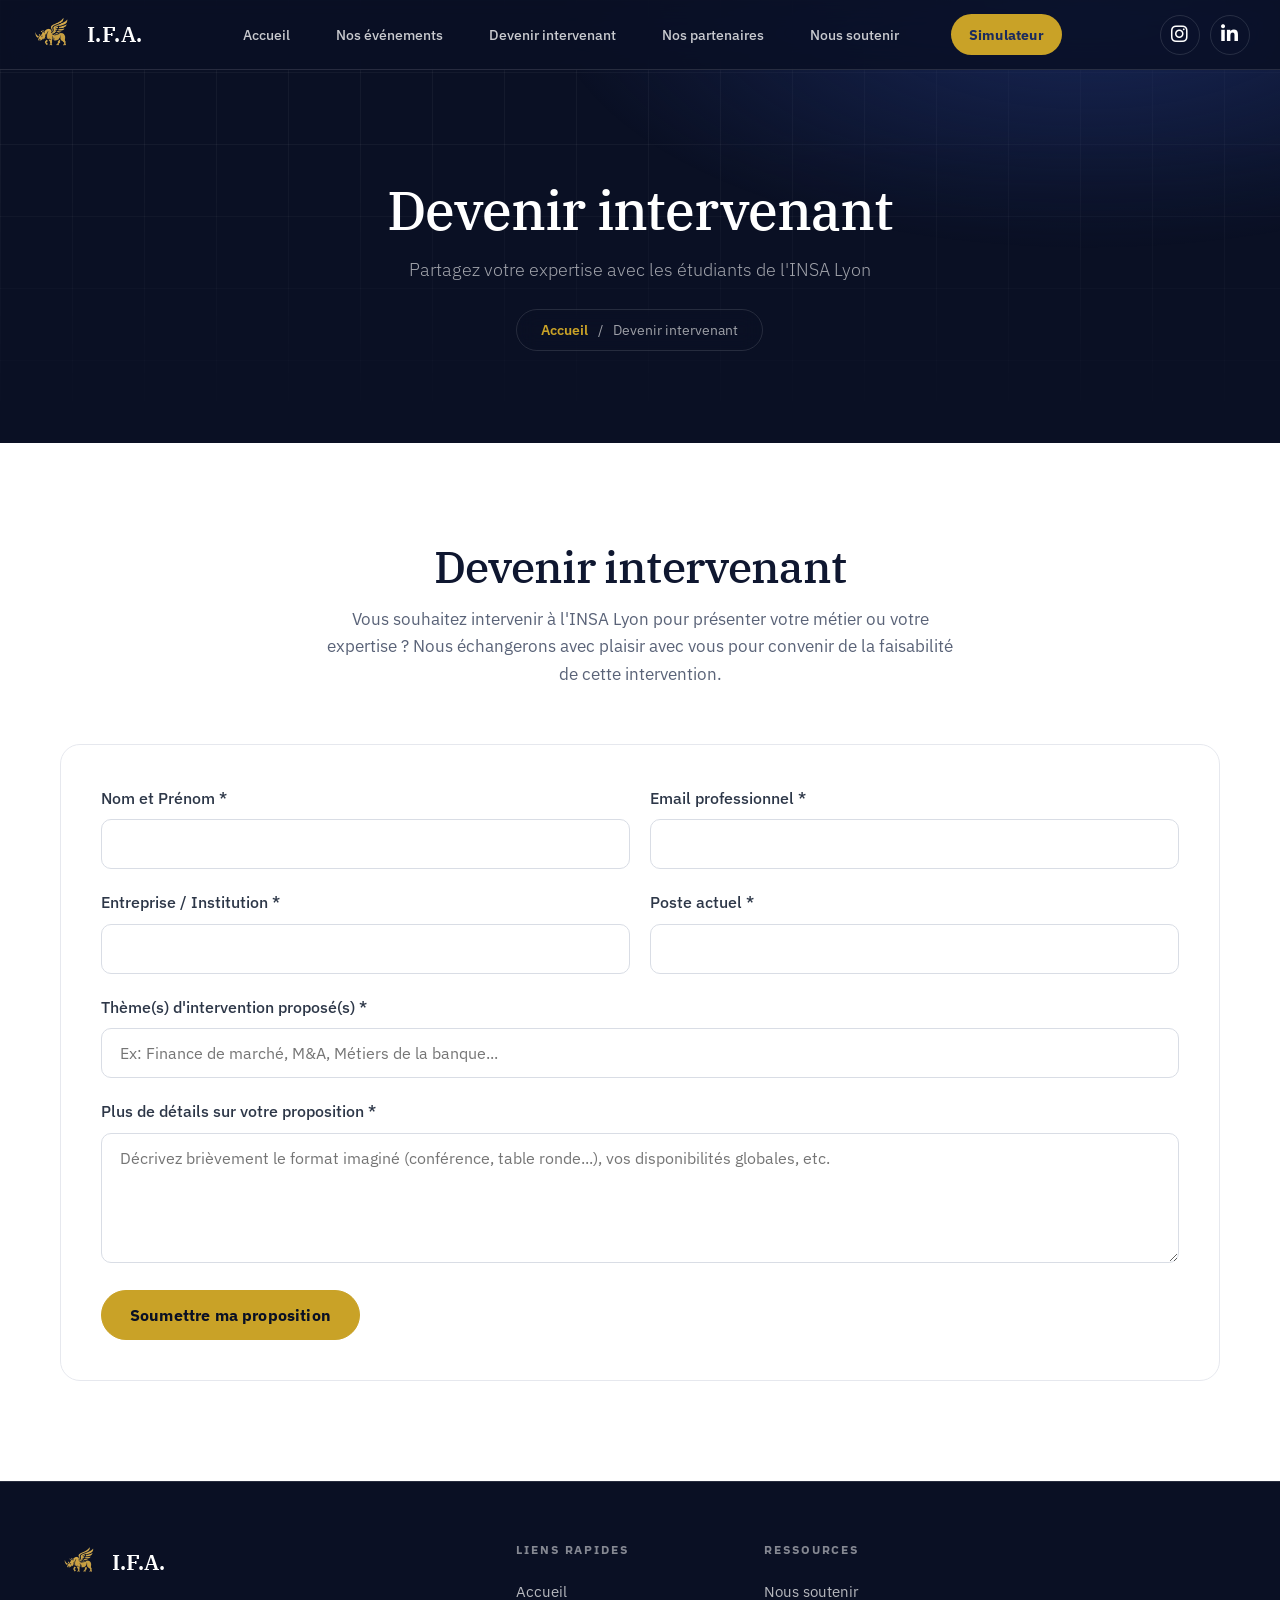
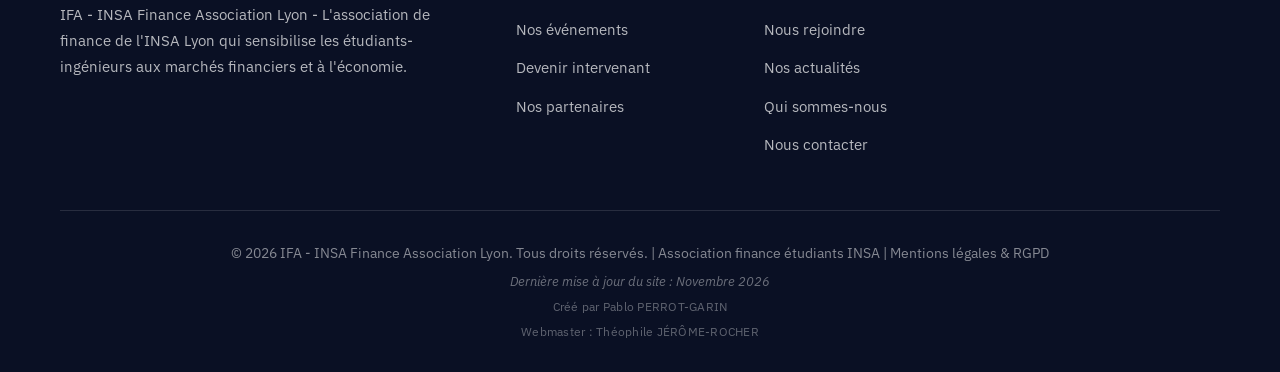
<file: intervenant.html>
<!DOCTYPE html>
<html lang="fr">
<head>
    <meta charset="UTF-8">
    <meta name="viewport" content="width=device-width, initial-scale=1.0">
    <link rel="icon" type="image/png" href="assets/favicon.png">

    <!-- SEO Meta Tags -->
    <title>Devenir Intervenant Finance INSA Lyon | INSA Finance Association</title>
    <meta name="description" content="Vous êtes professionnel de la finance et souhaitez intervenir à l'INSA Lyon ? Partenariat avec l'INSA Finance Association (IFA) pour des conférences, tables rondes et rencontres avec des étudiants-ingénieurs.">
    <meta name="keywords" content="intervenant finance INSA Lyon, conférence finance ingénieurs, partenariat INSA Finance Association, IFA intervenant, professionnel finance INSA, speaker finance Lyon">
    <meta name="author" content="INSA Finance Association">
    <meta name="robots" content="index, follow, max-image-preview:large, max-snippet:-1, max-video-preview:-1">
    <meta name="googlebot" content="index, follow">

    <!-- Google Search Console Verification -->
    <meta name="google-site-verification" content="-r4h7PGOY6tXsFGfKJ_zu3PhO-uX9Tx03nq3KKQY0s4" />

    <link rel="canonical" href="https://insa-finance.fr/intervenant.html">

    <!-- Open Graph / Facebook -->
    <meta property="og:type" content="website">
    <meta property="og:url" content="https://insa-finance.fr/intervenant.html">
    <meta property="og:title" content="Devenir Intervenant Finance INSA Lyon | INSA Finance Association">
    <meta property="og:description" content="Intervenez à l'INSA Lyon auprès d'étudiants-ingénieurs passionnés par la finance. Conférences, tables rondes organisées par l'INSA Finance Association.">
    <meta property="og:image" content="https://insa-finance.fr/assets/logo.png">
    <meta property="og:image:alt" content="Logo IFA INSA Finance Association">
    <meta property="og:site_name" content="INSA Finance Association">
    <meta property="og:locale" content="fr_FR">

    <!-- Twitter Card -->
    <meta name="twitter:card" content="summary_large_image">
    <meta name="twitter:url" content="https://insa-finance.fr/intervenant.html">
    <meta name="twitter:title" content="Devenir Intervenant Finance INSA Lyon | INSA Finance Association">
    <meta name="twitter:description" content="Intervenez à l'INSA Lyon auprès d'étudiants-ingénieurs passionnés par la finance — INSA Finance Association.">
    <meta name="twitter:image" content="https://insa-finance.fr/assets/logo.png">

    <!-- Schema.org JSON-LD -->
    <script type="application/ld+json">
    {
        "@context": "https://schema.org",
        "@type": "WebPage",
        "name": "Devenir intervenant — INSA Finance Association",
        "description": "Informations pour les professionnels de la finance souhaitant intervenir à l'INSA Lyon via l'INSA Finance Association.",
        "url": "https://insa-finance.fr/intervenant.html",
        "isPartOf": {
            "@type": "WebSite",
            "name": "INSA Finance Association",
            "url": "https://insa-finance.fr"
        },
        "publisher": {
            "@type": "Organization",
            "name": "INSA Finance Association",
            "alternateName": ["IFA", "INSA Finance", "IFA INSA"],
            "url": "https://insa-finance.fr",
            "logo": "https://insa-finance.fr/assets/logo.png",
            "address": {
                "@type": "PostalAddress",
                "streetAddress": "20 Avenue Albert Einstein",
                "addressLocality": "Villeurbanne",
                "postalCode": "69100",
                "addressCountry": "FR"
            }
        }
    }
    </script>

    <!-- Favicon -->
    <link rel="icon" type="image/png" sizes="any" href="assets/favicon.png">
    <link rel="apple-touch-icon" sizes="180x180" href="assets/favicon.png">
    <link rel="manifest" href="site.webmanifest">
    <link rel="stylesheet" href="styles.css?v=20261124d">
    <link rel="stylesheet" href="modern.css?v=20261124d">
    <link rel="stylesheet" href="refonte.css?v=20261124d">
    <link rel="preconnect" href="https://fonts.googleapis.com">
    <link rel="preconnect" href="https://fonts.gstatic.com" crossorigin>
    <link href="https://fonts.googleapis.com/css2?family=IBM+Plex+Sans:wght@400;500;600;700&family=IBM+Plex+Serif:wght@400;500;600&display=swap" rel="stylesheet">
    <link rel="stylesheet" href="https://cdnjs.cloudflare.com/ajax/libs/font-awesome/6.4.0/css/all.min.css">
</head>
<body class="inner-page">
    <!-- Mobile Menu Overlay -->
    <div id="navOverlay" class="nav-overlay"></div>

    <nav class="navbar">
        <div class="nav-container">
            <a href="index.html" class="logo" title="IFA - INSA Finance Association - Accueil">
                <img src="assets/logo.webp" width="160" height="160" alt="Logo IFA INSA Finance Association Lyon" class="logo-img">
                <span class="logo-text">I.F.A.</span>
            </a>
            <ul class="nav-links">
                <li class="has-submenu">
                    <a href="index.html">Accueil</a>
                    <ul class="submenu">
                        <li><a href="index.html#apropos">À propos de nous</a></li>
                        <li><a href="index.html#rejoindre">Nous rejoindre</a></li>
                        <li><a href="index.html#actualites">Nos actus</a></li>
                        <li><a href="index.html#equipe">Qui sommes-nous</a></li>
                        <li><a href="index.html#contact">Nous contacter</a></li>
                    </ul>
                </li>
                <li><a href="evenements.html">Nos événements</a></li>
                <li><a href="intervenant.html" class="active">Devenir intervenant</a></li>
                <li><a href="partenaires.html">Nos partenaires</a></li>
                <li><a href="soutenir.html">Nous soutenir</a></li>
                <li class="nav-cta"><a href="simulateur.html">Simulateur</a></li>
            </ul>
            <div class="nav-social">
                <a href="https://www.instagram.com/insa.finance.asso?igsh=cHZ6cHI5bWo3a3Jp" target="_blank" class="instagram-link" rel="noopener" aria-label="Instagram IFA INSA Finance">
                    <i class="fab fa-instagram"></i>
                </a>
                <a href="https://www.linkedin.com/company/insa-finance-association" target="_blank" class="linkedin-link" rel="noopener" aria-label="LinkedIn IFA INSA Finance">
                    <i class="fab fa-linkedin-in"></i>
                </a>
            </div>
            <div class="hamburger">
                <span></span>
                <span></span>
                <span></span>
            </div>
        </div>
    </nav>

    <!-- Page Hero -->
    <section class="page-hero">
        <div class="page-hero-content">
            <h1>Devenir intervenant</h1>
            <p>Partagez votre expertise avec les étudiants de l'INSA Lyon</p>
            <div class="page-hero-breadcrumb">
                <a href="index.html">Accueil</a>
                <span>/</span>
                <span>Devenir intervenant</span>
            </div>
        </div>
    </section>

    <section id="intervenant" class="about" aria-labelledby="intervenant-title">
        <div class="container">
            <div class="section-header">
                <h2 id="intervenant-title">Devenir intervenant</h2>
                <div class="underline"></div>
                <p class="section-subtitle">Vous souhaitez intervenir à l'INSA Lyon pour présenter votre métier ou votre expertise ? Nous échangerons avec plaisir avec vous pour convenir de la faisabilité de cette intervention.</p>
            </div>
            
            <div class="contact-content" style="margin-top: 40px; display: block;">
                <form class="contact-form" action="https://formsubmit.co/insa.finance@asso-insa-lyon.fr" method="POST" style="margin: 0 auto;">
                    <input type="hidden" name="_subject" value="🎤 Nouvelle proposition d'intervention via le site IFA">
                    <input type="hidden" name="_captcha" value="false">
                    <input type="hidden" name="_template" value="table">
                    <input type="hidden" name="_replyto" id="replyto-field" value="">
                    <input type="hidden" name="_next" value="https://insa-finance.fr/intervenant.html?envoye=1#intervenant">
                    <input type="hidden" name="formulaire" value="Intervention">
                    
                    <div class="form-row">
                        <div class="form-group">
                            <label for="contact-nom">Nom et Prénom *</label>
                            <input type="text" id="contact-nom" name="nom" required>
                        </div>
                        <div class="form-group">
                            <label for="contact-email">Email professionnel *</label>
                            <input type="email" id="contact-email" name="email" required>
                        </div>
                    </div>
                    <div class="form-row">
                        <div class="form-group">
                            <label for="contact-entreprise">Entreprise / Institution *</label>
                            <input type="text" id="contact-entreprise" name="entreprise" required>
                        </div>
                        <div class="form-group">
                            <label for="contact-poste">Poste actuel *</label>
                            <input type="text" id="contact-poste" name="poste" required>
                        </div>
                    </div>
                    <div class="form-group">
                        <label for="contact-theme">Thème(s) d'intervention proposé(s) *</label>
                        <input type="text" id="contact-theme" name="theme" required placeholder="Ex: Finance de marché, M&A, Métiers de la banque...">
                    </div>
                    <div class="form-group">
                        <label for="contact-message">Plus de détails sur votre proposition *</label>
                        <textarea id="contact-message" name="message" rows="5" required placeholder="Décrivez brièvement le format imaginé (conférence, table ronde...), vos disponibilités globales, etc."></textarea>
                    </div>
                    <button type="submit" class="btn btn-primary btn-large">Soumettre ma proposition</button>
                </form>
            </div>
        </div>
    </section>

    <footer class="footer" role="contentinfo">
        <div class="container">
            <div class="footer-content">
                <div class="footer-section">
                    <div class="footer-logo">
                        <img src="assets/logo.webp" width="160" height="160" alt="Logo IFA INSA Finance Association Lyon" class="logo-img">
                        <span>I.F.A.</span>
                    </div>
                    <p>IFA - INSA Finance Association Lyon - L'association de finance de l'INSA Lyon qui sensibilise les étudiants-ingénieurs aux marchés financiers et à l'économie.</p>
                </div>
                <div class="footer-section">
                    <h4>Liens rapides</h4>
                    <ul>
                        <li><a href="index.html">Accueil</a></li>
                        <li><a href="evenements.html">Nos événements</a></li>
                        <li><a href="intervenant.html">Devenir intervenant</a></li>
                        <li><a href="partenaires.html">Nos partenaires</a></li>
                    </ul>
                </div>
                <div class="footer-section">
                    <h4>Ressources</h4>
                    <ul>
                        <li><a href="soutenir.html">Nous soutenir</a></li>
                        <li><a href="index.html#rejoindre">Nous rejoindre</a></li>
                        <li><a href="index.html#actualites">Nos actualités</a></li>
                        <li><a href="index.html#equipe">Qui sommes-nous</a></li>
                        <li><a href="index.html#contact">Nous contacter</a></li>
                    </ul>
                </div>
            </div>
            <div class="footer-bottom">
                <p>&copy; 2026 IFA - INSA Finance Association Lyon. Tous droits réservés. | Association finance étudiants INSA | <a href="mentions-legales.html">Mentions légales &amp; RGPD</a></p>
                <p class="footer-update">Dernière mise à jour du site : <span id="site-last-update">Novembre 2026</span></p>
                <p class="footer-credit">Créé par Pablo PERROT-GARIN</p>
                <p class="footer-credit">Webmaster : Théophile JÉRÔME-ROCHER</p>
            </div>
        </div>
    </footer>

    <!-- Scroll to Top Button -->
    <button id="scrollTopBtn" class="scroll-top-btn" aria-label="Retour en haut de page">
        <i class="fas fa-chevron-up"></i>
    </button>
    <script src="script.js?v=20261124d"></script>
    <script src="modern.js" defer></script>
</body>
</html>
</file>
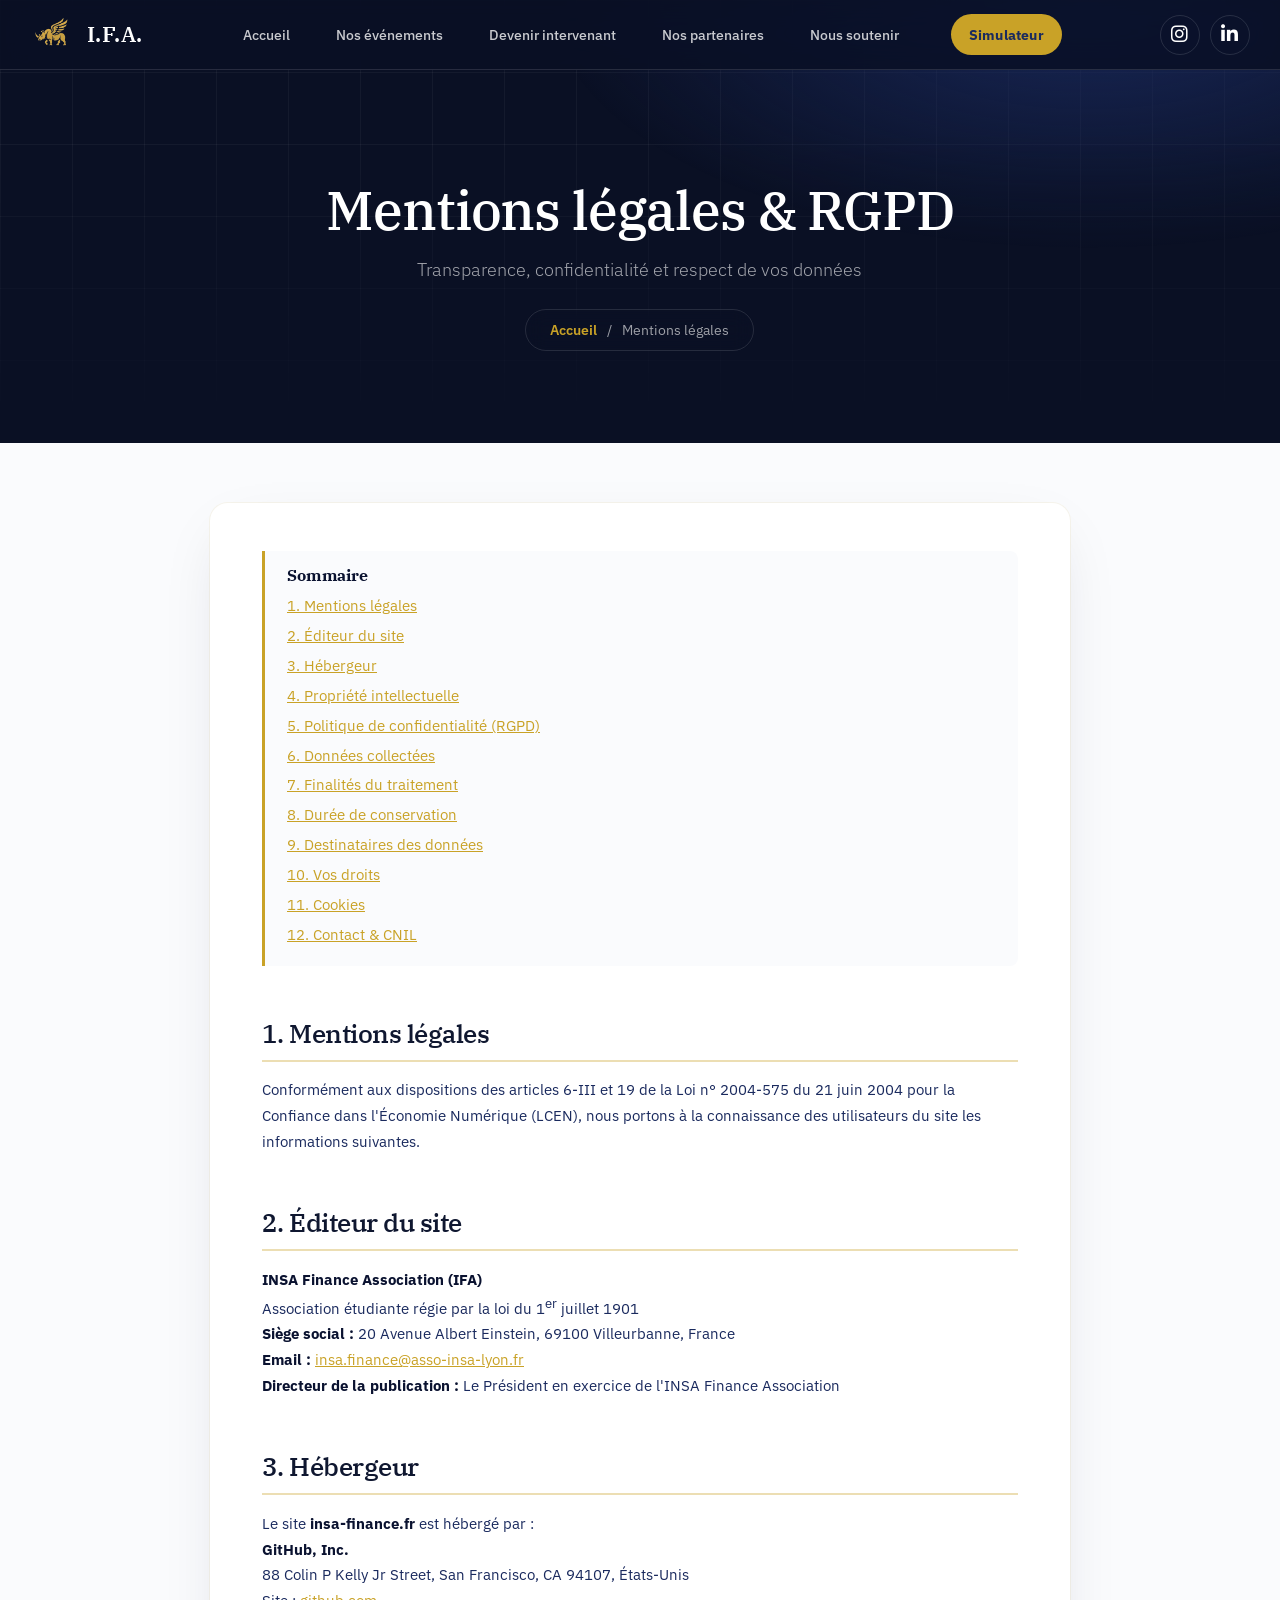
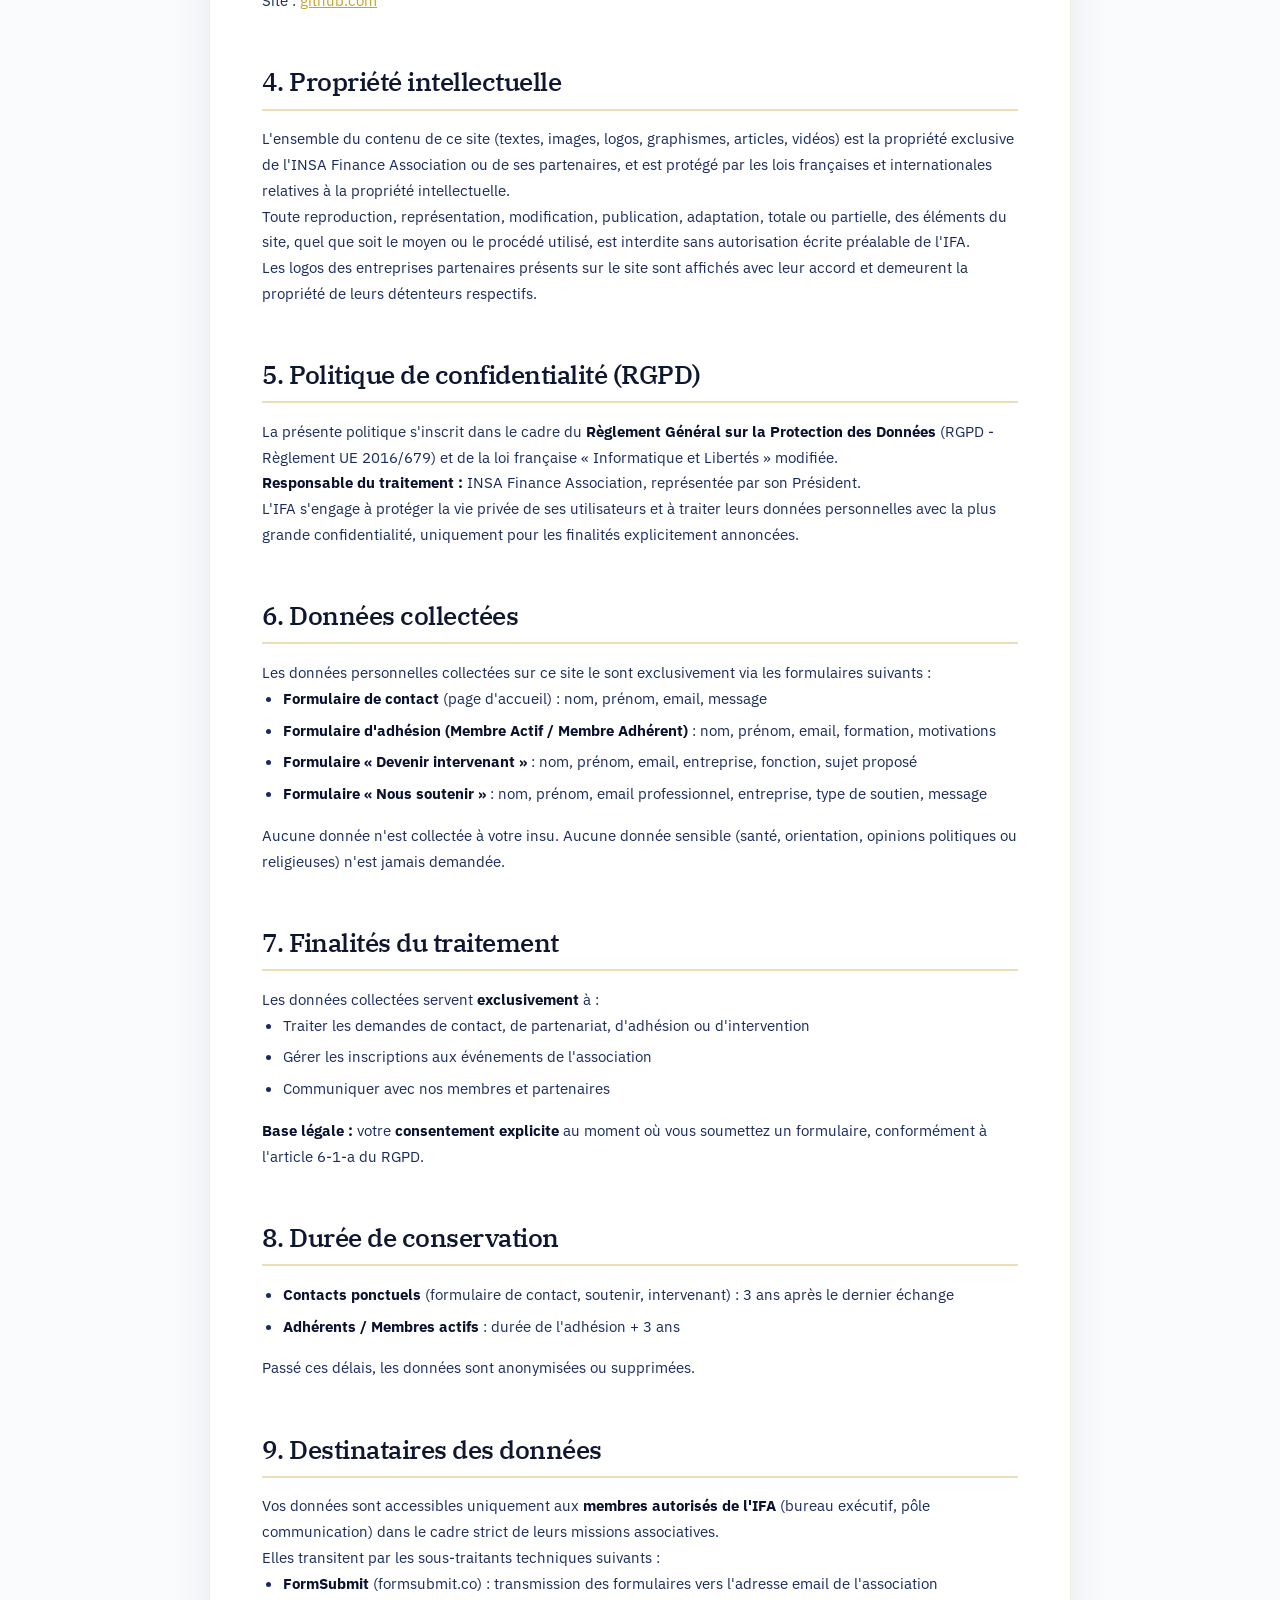
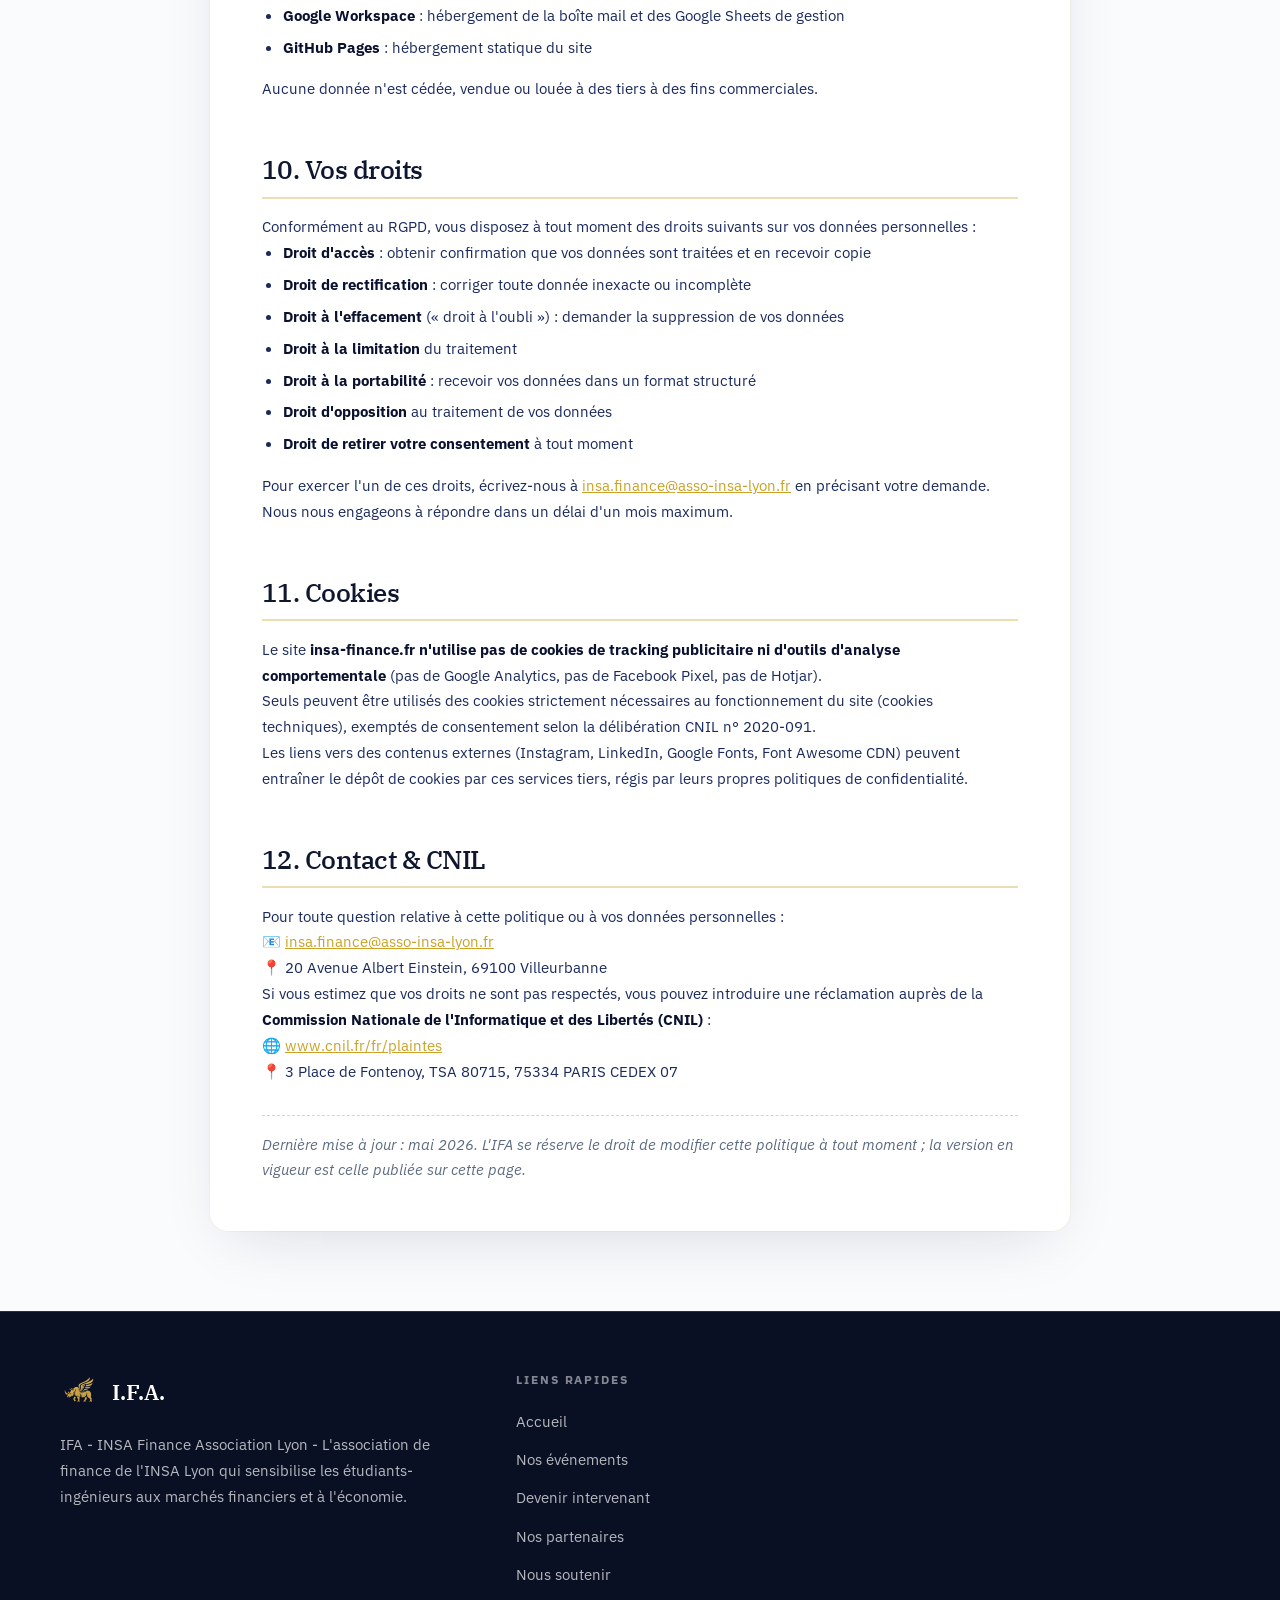
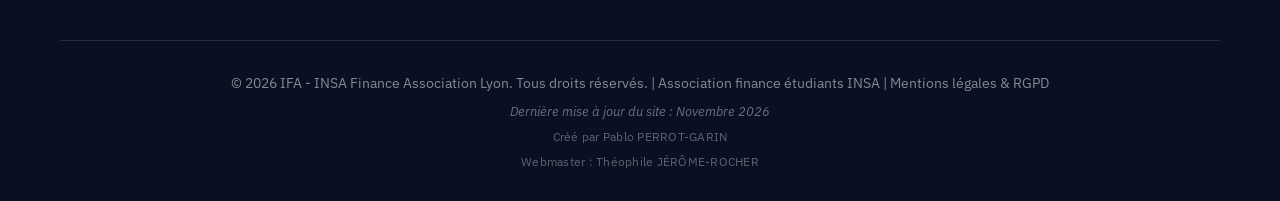
<file: mentions-legales.html>
<!DOCTYPE html>
<html lang="fr">
<head>
    <meta charset="UTF-8">
    <meta name="viewport" content="width=device-width, initial-scale=1.0">
    <link rel="icon" type="image/png" href="assets/favicon.png">

    <title>Mentions légales & RGPD | INSA Finance Association</title>
    <meta name="description" content="Mentions légales, politique de confidentialité et informations RGPD de l'INSA Finance Association (IFA), association étudiante de l'INSA Lyon.">
    <meta name="author" content="INSA Finance Association">
    <meta name="robots" content="index, follow">

    <link rel="canonical" href="https://insa-finance.fr/mentions-legales.html">

    <!-- Favicon -->
    <link rel="icon" type="image/png" sizes="any" href="assets/favicon.png">
    <link rel="apple-touch-icon" sizes="180x180" href="assets/favicon.png">
    <link rel="manifest" href="site.webmanifest">
    <link rel="stylesheet" href="styles.css?v=20261124d">
    <link rel="stylesheet" href="modern.css?v=20261124d">
    <link rel="stylesheet" href="refonte.css?v=20261124d">
    <link rel="preconnect" href="https://fonts.googleapis.com">
    <link rel="preconnect" href="https://fonts.gstatic.com" crossorigin>
    <link href="https://fonts.googleapis.com/css2?family=IBM+Plex+Sans:wght@400;500;600;700&family=IBM+Plex+Serif:wght@400;500;600&display=swap" rel="stylesheet">
    <link rel="stylesheet" href="https://cdnjs.cloudflare.com/ajax/libs/font-awesome/6.4.0/css/all.min.css">

    <style>
        .legal-section {
            padding: 60px 0 80px;
            background: #fafbfd;
        }
        .legal-content {
            max-width: 860px;
            margin: 0 auto;
            background: #fff;
            padding: 48px 52px;
            border-radius: 18px;
            box-shadow: 0 20px 60px -20px rgba(10, 18, 48, 0.15), 0 0 0 1px rgba(201, 162, 39, 0.08);
            font-family: 'IBM Plex Sans', sans-serif;
            color: #1a2a5e;
            line-height: 1.7;
        }
        .legal-content h2 {
            font-family: 'IBM Plex Serif', serif;
            color: #0a1230;
            font-size: 1.6rem;
            margin: 2em 0 0.6em;
            padding-bottom: 10px;
            border-bottom: 2px solid rgba(201, 162, 39, 0.35);
        }
        .legal-content h2:first-child { margin-top: 0; }
        .legal-content h3 {
            font-family: 'IBM Plex Serif', serif;
            color: #1a2a5e;
            font-size: 1.15rem;
            margin: 1.6em 0 0.4em;
        }
        .legal-content p, .legal-content li { font-size: 0.95rem; }
        .legal-content ul { padding-left: 1.3em; margin-bottom: 1em; }
        .legal-content li { margin-bottom: 0.4em; }
        .legal-content strong { color: #0a1230; }
        .legal-content a {
            color: #c9a227;
            text-decoration: underline;
        }
        .legal-toc {
            background: #fafbfd;
            border-left: 3px solid #c9a227;
            padding: 14px 18px 14px 22px;
            margin: 0 0 30px;
            border-radius: 0 8px 8px 0;
        }
        .legal-toc h4 {
            margin: 0 0 8px;
            font-family: 'IBM Plex Serif', serif;
            color: #0a1230;
        }
        .legal-toc ul { list-style: none; padding-left: 0; margin: 0; }
        .legal-toc li { margin-bottom: 4px; }
        .legal-update {
            font-style: italic;
            color: #5d6b82;
            font-size: 0.85rem;
            margin-top: 30px;
            padding-top: 16px;
            border-top: 1px dashed rgba(26, 42, 94, 0.2);
        }
        @media (max-width: 768px) {
            .legal-content { padding: 32px 22px; }
            .legal-content h2 { font-size: 1.35rem; }
        }
    </style>
</head>
<body class="inner-page">
    <div id="navOverlay" class="nav-overlay"></div>

    <nav class="navbar">
        <div class="nav-container">
            <a href="index.html" class="logo" title="IFA - INSA Finance Association - Accueil">
                <img src="assets/logo.webp" width="160" height="160" alt="Logo IFA INSA Finance Association Lyon" class="logo-img">
                <span class="logo-text">I.F.A.</span>
            </a>
            <ul class="nav-links">
                <li class="has-submenu">
                    <a href="index.html">Accueil</a>
                    <ul class="submenu">
                        <li><a href="index.html#apropos">À propos de nous</a></li>
                        <li><a href="index.html#rejoindre">Nous rejoindre</a></li>
                        <li><a href="index.html#actualites">Nos actus</a></li>
                        <li><a href="index.html#equipe">Qui sommes-nous</a></li>
                        <li><a href="index.html#contact">Nous contacter</a></li>
                    </ul>
                </li>
                <li><a href="evenements.html">Nos événements</a></li>
                <li><a href="intervenant.html">Devenir intervenant</a></li>
                <li><a href="partenaires.html">Nos partenaires</a></li>
                <li><a href="soutenir.html">Nous soutenir</a></li>
                <li class="nav-cta"><a href="simulateur.html">Simulateur</a></li>
            </ul>
            <div class="nav-social">
                <a href="https://www.instagram.com/insa.finance.asso?igsh=cHZ6cHI5bWo3a3Jp" target="_blank" class="instagram-link" rel="noopener" aria-label="Instagram IFA INSA Finance">
                    <i class="fab fa-instagram"></i>
                </a>
                <a href="https://www.linkedin.com/company/insa-finance-association" target="_blank" class="linkedin-link" rel="noopener" aria-label="LinkedIn IFA INSA Finance">
                    <i class="fab fa-linkedin-in"></i>
                </a>
            </div>
            <div class="hamburger">
                <span></span>
                <span></span>
                <span></span>
            </div>
        </div>
    </nav>

    <section class="page-hero">
        <div class="page-hero-content">
            <h1>Mentions légales &amp; RGPD</h1>
            <p>Transparence, confidentialité et respect de vos données</p>
            <div class="page-hero-breadcrumb">
                <a href="index.html">Accueil</a>
                <span>/</span>
                <span>Mentions légales</span>
            </div>
        </div>
    </section>

    <section class="legal-section">
        <div class="container">
            <div class="legal-content">

                <div class="legal-toc">
                    <h4>Sommaire</h4>
                    <ul>
                        <li><a href="#mentions">1. Mentions légales</a></li>
                        <li><a href="#editeur">2. Éditeur du site</a></li>
                        <li><a href="#hebergeur">3. Hébergeur</a></li>
                        <li><a href="#propriete">4. Propriété intellectuelle</a></li>
                        <li><a href="#rgpd">5. Politique de confidentialité (RGPD)</a></li>
                        <li><a href="#donnees">6. Données collectées</a></li>
                        <li><a href="#finalites">7. Finalités du traitement</a></li>
                        <li><a href="#duree">8. Durée de conservation</a></li>
                        <li><a href="#destinataires">9. Destinataires des données</a></li>
                        <li><a href="#droits">10. Vos droits</a></li>
                        <li><a href="#cookies">11. Cookies</a></li>
                        <li><a href="#contact">12. Contact &amp; CNIL</a></li>
                    </ul>
                </div>

                <h2 id="mentions">1. Mentions légales</h2>
                <p>Conformément aux dispositions des articles 6-III et 19 de la Loi n° 2004-575 du 21 juin 2004 pour la Confiance dans l'Économie Numérique (LCEN), nous portons à la connaissance des utilisateurs du site les informations suivantes.</p>

                <h2 id="editeur">2. Éditeur du site</h2>
                <p>
                    <strong>INSA Finance Association (IFA)</strong><br>
                    Association étudiante régie par la loi du 1<sup>er</sup> juillet 1901<br>
                    <strong>Siège social :</strong> 20 Avenue Albert Einstein, 69100 Villeurbanne, France<br>
                    <strong>Email :</strong> <a href="mailto:insa.finance@asso-insa-lyon.fr">insa.finance@asso-insa-lyon.fr</a><br>
                    <strong>Directeur de la publication :</strong> Le Président en exercice de l'INSA Finance Association
                </p>

                <h2 id="hebergeur">3. Hébergeur</h2>
                <p>
                    Le site <strong>insa-finance.fr</strong> est hébergé par :<br>
                    <strong>GitHub, Inc.</strong><br>
                    88 Colin P Kelly Jr Street, San Francisco, CA 94107, États-Unis<br>
                    Site : <a href="https://github.com" target="_blank" rel="noopener">github.com</a>
                </p>

                <h2 id="propriete">4. Propriété intellectuelle</h2>
                <p>L'ensemble du contenu de ce site (textes, images, logos, graphismes, articles, vidéos) est la propriété exclusive de l'INSA Finance Association ou de ses partenaires, et est protégé par les lois françaises et internationales relatives à la propriété intellectuelle.</p>
                <p>Toute reproduction, représentation, modification, publication, adaptation, totale ou partielle, des éléments du site, quel que soit le moyen ou le procédé utilisé, est interdite sans autorisation écrite préalable de l'IFA.</p>
                <p>Les logos des entreprises partenaires présents sur le site sont affichés avec leur accord et demeurent la propriété de leurs détenteurs respectifs.</p>

                <h2 id="rgpd">5. Politique de confidentialité (RGPD)</h2>
                <p>La présente politique s'inscrit dans le cadre du <strong>Règlement Général sur la Protection des Données</strong> (RGPD - Règlement UE 2016/679) et de la loi française « Informatique et Libertés » modifiée.</p>
                <p><strong>Responsable du traitement :</strong> INSA Finance Association, représentée par son Président.</p>
                <p>L'IFA s'engage à protéger la vie privée de ses utilisateurs et à traiter leurs données personnelles avec la plus grande confidentialité, uniquement pour les finalités explicitement annoncées.</p>

                <h2 id="donnees">6. Données collectées</h2>
                <p>Les données personnelles collectées sur ce site le sont exclusivement via les formulaires suivants :</p>
                <ul>
                    <li><strong>Formulaire de contact</strong> (page d'accueil) : nom, prénom, email, message</li>
                    <li><strong>Formulaire d'adhésion (Membre Actif / Membre Adhérent)</strong> : nom, prénom, email, formation, motivations</li>
                    <li><strong>Formulaire « Devenir intervenant »</strong> : nom, prénom, email, entreprise, fonction, sujet proposé</li>
                    <li><strong>Formulaire « Nous soutenir »</strong> : nom, prénom, email professionnel, entreprise, type de soutien, message</li>
                </ul>
                <p>Aucune donnée n'est collectée à votre insu. Aucune donnée sensible (santé, orientation, opinions politiques ou religieuses) n'est jamais demandée.</p>

                <h2 id="finalites">7. Finalités du traitement</h2>
                <p>Les données collectées servent <strong>exclusivement</strong> à :</p>
                <ul>
                    <li>Traiter les demandes de contact, de partenariat, d'adhésion ou d'intervention</li>
                    <li>Gérer les inscriptions aux événements de l'association</li>
                    <li>Communiquer avec nos membres et partenaires</li>
                </ul>
                <p><strong>Base légale :</strong> votre <strong>consentement explicite</strong> au moment où vous soumettez un formulaire, conformément à l'article 6-1-a du RGPD.</p>

                <h2 id="duree">8. Durée de conservation</h2>
                <ul>
                    <li><strong>Contacts ponctuels</strong> (formulaire de contact, soutenir, intervenant) : 3 ans après le dernier échange</li>
                    <li><strong>Adhérents / Membres actifs</strong> : durée de l'adhésion + 3 ans</li>
                </ul>
                <p>Passé ces délais, les données sont anonymisées ou supprimées.</p>

                <h2 id="destinataires">9. Destinataires des données</h2>
                <p>Vos données sont accessibles uniquement aux <strong>membres autorisés de l'IFA</strong> (bureau exécutif, pôle communication) dans le cadre strict de leurs missions associatives.</p>
                <p>Elles transitent par les sous-traitants techniques suivants :</p>
                <ul>
                    <li><strong>FormSubmit</strong> (formsubmit.co) : transmission des formulaires vers l'adresse email de l'association</li>
                    <li><strong>Google Workspace</strong> : hébergement de la boîte mail et des Google Sheets de gestion</li>
                    <li><strong>GitHub Pages</strong> : hébergement statique du site</li>
                </ul>
                <p>Aucune donnée n'est cédée, vendue ou louée à des tiers à des fins commerciales.</p>

                <h2 id="droits">10. Vos droits</h2>
                <p>Conformément au RGPD, vous disposez à tout moment des droits suivants sur vos données personnelles :</p>
                <ul>
                    <li><strong>Droit d'accès</strong> : obtenir confirmation que vos données sont traitées et en recevoir copie</li>
                    <li><strong>Droit de rectification</strong> : corriger toute donnée inexacte ou incomplète</li>
                    <li><strong>Droit à l'effacement</strong> (« droit à l'oubli ») : demander la suppression de vos données</li>
                    <li><strong>Droit à la limitation</strong> du traitement</li>
                    <li><strong>Droit à la portabilité</strong> : recevoir vos données dans un format structuré</li>
                    <li><strong>Droit d'opposition</strong> au traitement de vos données</li>
                    <li><strong>Droit de retirer votre consentement</strong> à tout moment</li>
                </ul>
                <p>Pour exercer l'un de ces droits, écrivez-nous à <a href="mailto:insa.finance@asso-insa-lyon.fr">insa.finance@asso-insa-lyon.fr</a> en précisant votre demande. Nous nous engageons à répondre dans un délai d'un mois maximum.</p>

                <h2 id="cookies">11. Cookies</h2>
                <p>Le site <strong>insa-finance.fr n'utilise pas de cookies de tracking publicitaire ni d'outils d'analyse comportementale</strong> (pas de Google Analytics, pas de Facebook Pixel, pas de Hotjar).</p>
                <p>Seuls peuvent être utilisés des cookies strictement nécessaires au fonctionnement du site (cookies techniques), exemptés de consentement selon la délibération CNIL n° 2020-091.</p>
                <p>Les liens vers des contenus externes (Instagram, LinkedIn, Google Fonts, Font Awesome CDN) peuvent entraîner le dépôt de cookies par ces services tiers, régis par leurs propres politiques de confidentialité.</p>

                <h2 id="contact">12. Contact &amp; CNIL</h2>
                <p>Pour toute question relative à cette politique ou à vos données personnelles :</p>
                <p>
                    📧 <a href="mailto:insa.finance@asso-insa-lyon.fr">insa.finance@asso-insa-lyon.fr</a><br>
                    📍 20 Avenue Albert Einstein, 69100 Villeurbanne
                </p>
                <p>Si vous estimez que vos droits ne sont pas respectés, vous pouvez introduire une réclamation auprès de la <strong>Commission Nationale de l'Informatique et des Libertés (CNIL)</strong> :</p>
                <p>
                    🌐 <a href="https://www.cnil.fr/fr/plaintes" target="_blank" rel="noopener">www.cnil.fr/fr/plaintes</a><br>
                    📍 3 Place de Fontenoy, TSA 80715, 75334 PARIS CEDEX 07
                </p>

                <p class="legal-update">Dernière mise à jour : mai 2026. L'IFA se réserve le droit de modifier cette politique à tout moment ; la version en vigueur est celle publiée sur cette page.</p>
            </div>
        </div>
    </section>

    <footer class="footer" role="contentinfo">
        <div class="container">
            <div class="footer-content">
                <div class="footer-section">
                    <div class="footer-logo">
                        <img src="assets/logo.webp" width="160" height="160" alt="Logo IFA INSA Finance Association Lyon" class="logo-img">
                        <span>I.F.A.</span>
                    </div>
                    <p>IFA - INSA Finance Association Lyon - L'association de finance de l'INSA Lyon qui sensibilise les étudiants-ingénieurs aux marchés financiers et à l'économie.</p>
                </div>
                <div class="footer-section">
                    <h4>Liens rapides</h4>
                    <ul>
                        <li><a href="index.html">Accueil</a></li>
                        <li><a href="evenements.html">Nos événements</a></li>
                        <li><a href="intervenant.html">Devenir intervenant</a></li>
                        <li><a href="partenaires.html">Nos partenaires</a></li>
                        <li><a href="soutenir.html">Nous soutenir</a></li>
                    </ul>
                </div>
            </div>
            <div class="footer-bottom">
                <p>&copy; 2026 IFA - INSA Finance Association Lyon. Tous droits réservés. | Association finance étudiants INSA | <a href="mentions-legales.html">Mentions légales &amp; RGPD</a></p>
                <p class="footer-update">Dernière mise à jour du site : <span id="site-last-update">Novembre 2026</span></p>
                <p class="footer-credit">Créé par Pablo PERROT-GARIN</p>
                <p class="footer-credit">Webmaster : Théophile JÉRÔME-ROCHER</p>
            </div>
        </div>
    </footer>

    <button id="scrollTopBtn" class="scroll-top-btn" aria-label="Retour en haut de page">
        <i class="fas fa-chevron-up"></i>
    </button>
    <script src="script.js?v=20261124d"></script>
    <script src="modern.js" defer></script>
</body>
</html>
</file>
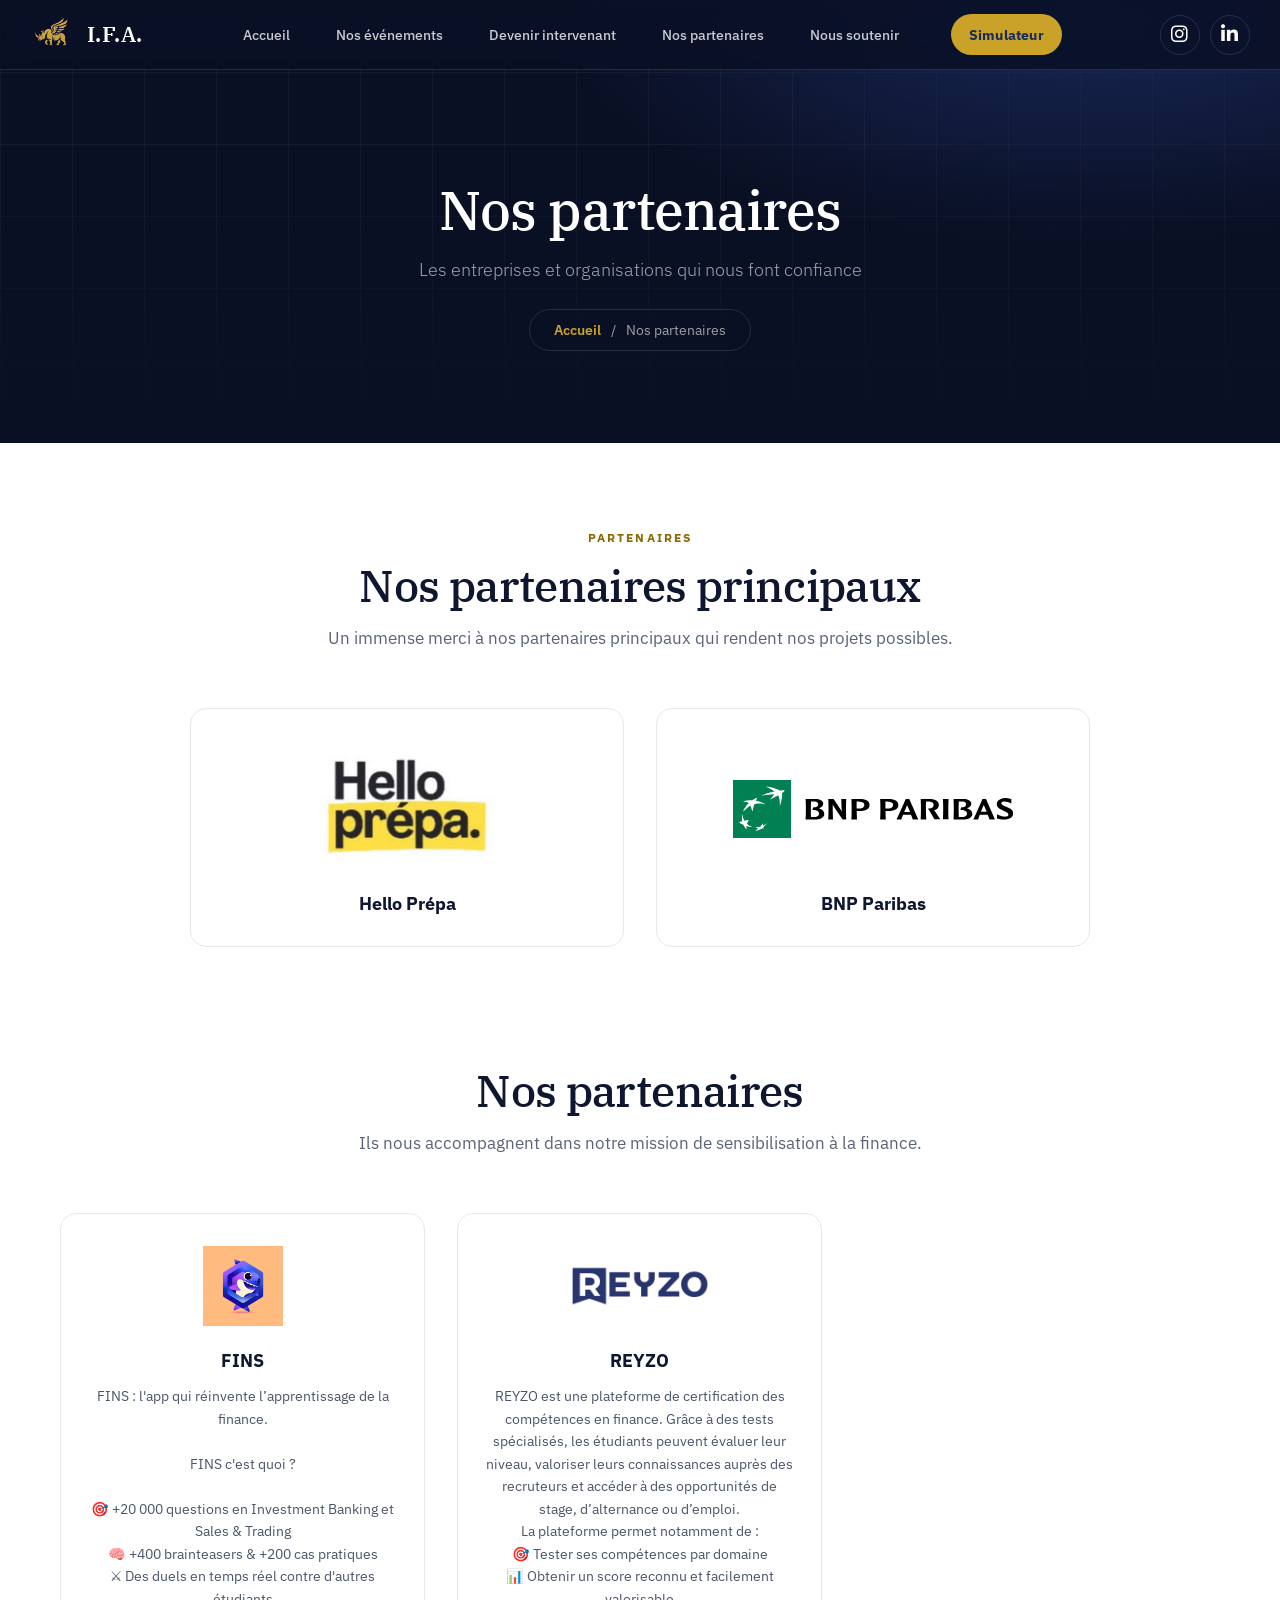
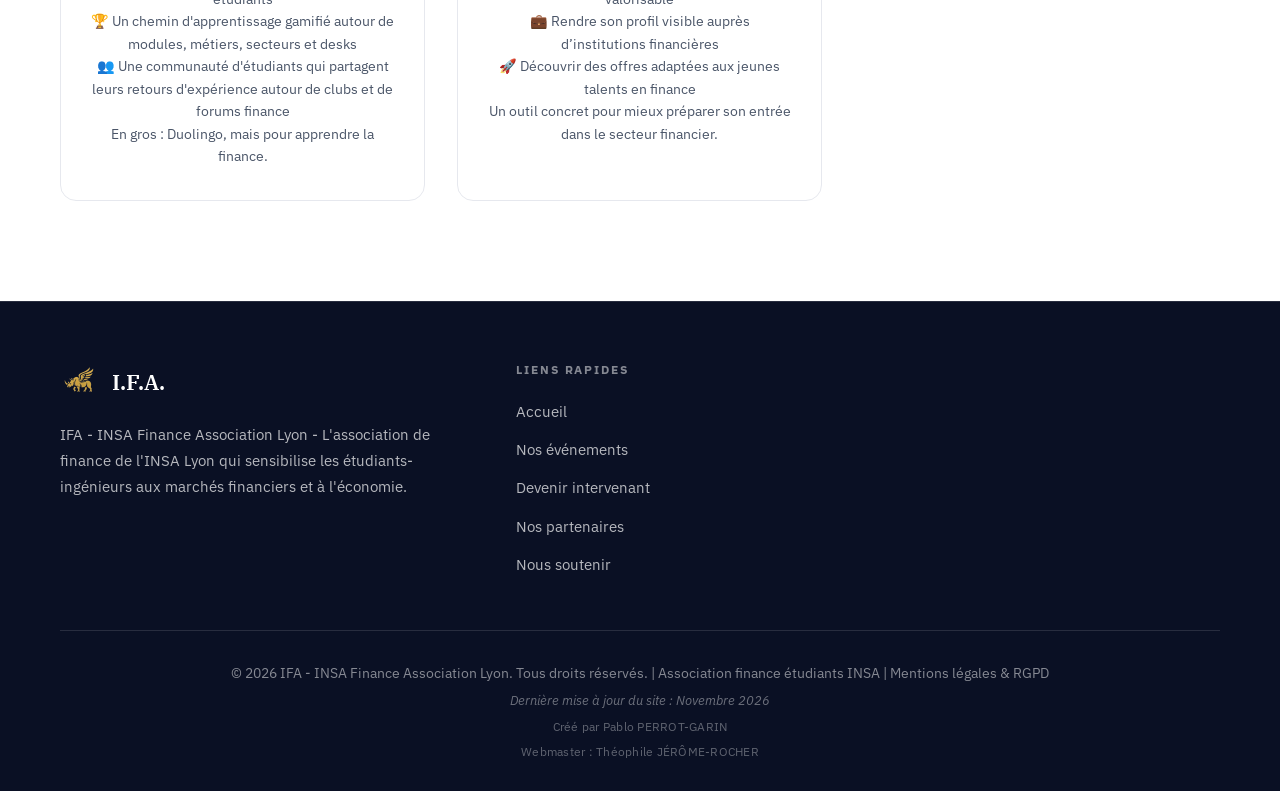
<file: partenaires.html>
<!DOCTYPE html>
<html lang="fr">
<head>
    <meta charset="UTF-8">
    <meta name="viewport" content="width=device-width, initial-scale=1.0">
    <link rel="icon" type="image/png" href="assets/favicon.png">

    <!-- SEO Meta Tags -->
    <title>Nos Partenaires | INSA Finance Association</title>
    <meta name="description" content="Découvrez les partenaires de l'INSA Finance Association à l'INSA Lyon. Entreprises et organisations qui soutiennent l'IFA et ses étudiants passionnés par la finance.">
    <meta name="keywords" content="partenaires INSA Finance Association, sponsors IFA, partenariat finance INSA Lyon, entreprises finance INSA">
    <meta name="author" content="INSA Finance Association">
    <meta name="robots" content="index, follow, max-image-preview:large, max-snippet:-1, max-video-preview:-1">
    <meta name="googlebot" content="index, follow">

    <!-- Google Search Console Verification -->
    <meta name="google-site-verification" content="-r4h7PGOY6tXsFGfKJ_zu3PhO-uX9Tx03nq3KKQY0s4" />

    <link rel="canonical" href="https://insa-finance.fr/partenaires.html">

    <!-- Open Graph / Facebook -->
    <meta property="og:type" content="website">
    <meta property="og:url" content="https://insa-finance.fr/partenaires.html">
    <meta property="og:title" content="Nos Partenaires | INSA Finance Association">
    <meta property="og:description" content="Découvrez les partenaires de l'INSA Finance Association à l'INSA Lyon.">
    <meta property="og:image" content="https://insa-finance.fr/assets/logo.png">
    <meta property="og:image:alt" content="Logo IFA INSA Finance Association">
    <meta property="og:site_name" content="INSA Finance Association">
    <meta property="og:locale" content="fr_FR">

    <!-- Twitter Card -->
    <meta name="twitter:card" content="summary_large_image">
    <meta name="twitter:url" content="https://insa-finance.fr/partenaires.html">
    <meta name="twitter:title" content="Nos Partenaires | INSA Finance Association">
    <meta name="twitter:description" content="Découvrez les partenaires de l'INSA Finance Association à l'INSA Lyon.">
    <meta name="twitter:image" content="https://insa-finance.fr/assets/logo.png">

    <!-- Favicon -->
    <link rel="icon" type="image/png" sizes="any" href="assets/favicon.png">
    <link rel="apple-touch-icon" sizes="180x180" href="assets/favicon.png">
    <link rel="manifest" href="site.webmanifest">
    <link rel="stylesheet" href="styles.css?v=20261124d">
    <link rel="stylesheet" href="modern.css?v=20261124d">
    <link rel="stylesheet" href="refonte.css?v=20261124d">
    <link rel="preconnect" href="https://fonts.googleapis.com">
    <link rel="preconnect" href="https://fonts.gstatic.com" crossorigin>
    <link href="https://fonts.googleapis.com/css2?family=IBM+Plex+Sans:wght@400;500;600;700&family=IBM+Plex+Serif:wght@400;500;600&display=swap" rel="stylesheet">
    <link rel="stylesheet" href="https://cdnjs.cloudflare.com/ajax/libs/font-awesome/6.4.0/css/all.min.css">
</head>
<body class="inner-page">
    <!-- Mobile Menu Overlay -->
    <div id="navOverlay" class="nav-overlay"></div>

    <nav class="navbar">
        <div class="nav-container">
            <a href="index.html" class="logo" title="IFA - INSA Finance Association - Accueil">
                <img src="assets/logo.webp" width="160" height="160" alt="Logo IFA INSA Finance Association Lyon" class="logo-img">
                <span class="logo-text">I.F.A.</span>
            </a>
            <ul class="nav-links">
                <li class="has-submenu">
                    <a href="index.html">Accueil</a>
                    <ul class="submenu">
                        <li><a href="index.html#apropos">À propos de nous</a></li>
                        <li><a href="index.html#rejoindre">Nous rejoindre</a></li>
                        <li><a href="index.html#actualites">Nos actus</a></li>
                        <li><a href="index.html#equipe">Qui sommes-nous</a></li>
                        <li><a href="index.html#contact">Nous contacter</a></li>
                    </ul>
                </li>
                <li><a href="evenements.html">Nos événements</a></li>
                <li><a href="intervenant.html">Devenir intervenant</a></li>
                <li><a href="partenaires.html" class="active">Nos partenaires</a></li>
                <li><a href="soutenir.html">Nous soutenir</a></li>
                <li class="nav-cta"><a href="simulateur.html">Simulateur</a></li>
            </ul>
            <div class="nav-social">
                <a href="https://www.instagram.com/insa.finance.asso?igsh=cHZ6cHI5bWo3a3Jp" target="_blank" class="instagram-link" rel="noopener" aria-label="Instagram IFA INSA Finance">
                    <i class="fab fa-instagram"></i>
                </a>
                <a href="https://www.linkedin.com/company/insa-finance-association" target="_blank" class="linkedin-link" rel="noopener" aria-label="LinkedIn IFA INSA Finance">
                    <i class="fab fa-linkedin-in"></i>
                </a>
            </div>
            <div class="hamburger">
                <span></span>
                <span></span>
                <span></span>
            </div>
        </div>
    </nav>

    <!-- Page Hero -->
    <section class="page-hero">
        <div class="page-hero-content">
            <h1>Nos partenaires</h1>
            <p>Les entreprises et organisations qui nous font confiance</p>
            <div class="page-hero-breadcrumb">
                <a href="index.html">Accueil</a>
                <span>/</span>
                <span>Nos partenaires</span>
            </div>
        </div>
    </section>

    <section id="sponsors-platinium" class="sponsors-platinium" aria-labelledby="sponsors-platinium-title">
        <div class="container">
            <div class="section-header">
                <span class="sponsor-tier-badge">Partenaires</span>
                <h2 id="sponsors-platinium-title">Nos partenaires principaux</h2>
                <div class="underline"></div>
                <p class="section-subtitle">Un immense merci à nos partenaires principaux qui rendent nos projets possibles.</p>
            </div>
            <div class="sponsors-platinium-grid">
                <a href="https://www.hello-prepa.com" target="_blank" rel="noopener" class="sponsor-platinium-card" aria-label="Hello Prépa (nouvel onglet)">
                    <img src="assets/sponsors/hello-prepa.webp" alt="Logo Hello Prépa" class="sponsor-platinium-logo" loading="lazy">
                    <span class="sponsor-platinium-nom">Hello Prépa</span>
                </a>
                <a href="https://mesavantages.bnpparibas/partenaire/49363.insa-finance-association" target="_blank" rel="noopener" class="sponsor-platinium-card" aria-label="BNP Paribas (nouvel onglet)">
                    <img src="assets/sponsors/bnp-paribas.svg" alt="Logo BNP Paribas" class="sponsor-platinium-logo" loading="lazy">
                    <span class="sponsor-platinium-nom">BNP Paribas</span>
                </a>
            </div>
        </div>
    </section>

    <section id="partenaires" class="programme" aria-labelledby="partenaires-title">
        <div class="container">
            <div class="section-header">
                <h2 id="partenaires-title">Nos partenaires</h2>
                <div class="underline"></div>
                <p class="section-subtitle">Ils nous accompagnent dans notre mission de sensibilisation à la finance.</p>
            </div>
            <div id="partenaires-container">
                <div class="partenaires-grid">
                    <div class="partenaire-card">
                        <img src="assets/partenaires/fins.png" alt="FINS" class="partenaire-logo" loading="lazy">
                        <div class="partenaire-nom">FINS</div>
                        <p class="partenaire-description">FINS : l'app qui réinvente l’apprentissage de la finance.<br><br>FINS c'est quoi ?<br><br>🎯 +20 000 questions en Investment Banking et Sales &amp; Trading<br>🧠 +400 brainteasers &amp; +200 cas pratiques<br>⚔️ Des duels en temps réel contre d'autres étudiants<br>🏆 Un chemin d'apprentissage gamifié autour de modules, métiers, secteurs et desks<br>👥 Une communauté d'étudiants qui partagent leurs retours d'expérience autour de clubs et de forums finance<br>En gros : Duolingo, mais pour apprendre la finance.</p>
                    </div>
                    <div class="partenaire-card">
                        <img src="assets/partenaires/reyzo.png" alt="REYZO" class="partenaire-logo" loading="lazy">
                        <div class="partenaire-nom">REYZO</div>
                        <p class="partenaire-description">REYZO est une plateforme de certification des compétences en finance. Grâce à des tests spécialisés, les étudiants peuvent évaluer leur niveau, valoriser leurs connaissances auprès des recruteurs et accéder à des opportunités de stage, d’alternance ou d’emploi.<br>La plateforme permet notamment de :<br>🎯 Tester ses compétences par domaine<br>📊 Obtenir un score reconnu et facilement valorisable<br>💼 Rendre son profil visible auprès d’institutions financières<br>🚀 Découvrir des offres adaptées aux jeunes talents en finance  <br>Un outil concret pour mieux préparer son entrée dans le secteur financier.</p>
                    </div>
                </div>
            </div>
        </div>
    </section>

    <footer class="footer" role="contentinfo">
        <div class="container">
            <div class="footer-content">
                <div class="footer-section">
                    <div class="footer-logo">
                        <img src="assets/logo.webp" width="160" height="160" alt="Logo IFA INSA Finance Association Lyon" class="logo-img">
                        <span>I.F.A.</span>
                    </div>
                    <p>IFA - INSA Finance Association Lyon - L'association de finance de l'INSA Lyon qui sensibilise les étudiants-ingénieurs aux marchés financiers et à l'économie.</p>
                </div>
                <div class="footer-section">
                    <h4>Liens rapides</h4>
                    <ul>
                        <li><a href="index.html">Accueil</a></li>
                        <li><a href="evenements.html">Nos événements</a></li>
                        <li><a href="intervenant.html">Devenir intervenant</a></li>
                        <li><a href="partenaires.html">Nos partenaires</a></li>
                        <li><a href="soutenir.html">Nous soutenir</a></li>
                    </ul>
                </div>
            </div>
            <div class="footer-bottom">
                <p>&copy; 2026 IFA - INSA Finance Association Lyon. Tous droits réservés. | Association finance étudiants INSA | <a href="mentions-legales.html">Mentions légales &amp; RGPD</a></p>
                <p class="footer-update">Dernière mise à jour du site : <span id="site-last-update">Novembre 2026</span></p>
                <p class="footer-credit">Créé par Pablo PERROT-GARIN</p>
                <p class="footer-credit">Webmaster : Théophile JÉRÔME-ROCHER</p>
            </div>
        </div>
    </footer>

    <!-- Scroll to Top Button -->
    <button id="scrollTopBtn" class="scroll-top-btn" aria-label="Retour en haut de page">
        <i class="fas fa-chevron-up"></i>
    </button>
    <script src="script.js?v=20261124d"></script>
    <script src="modern.js" defer></script>
</body>
</html>
</file>
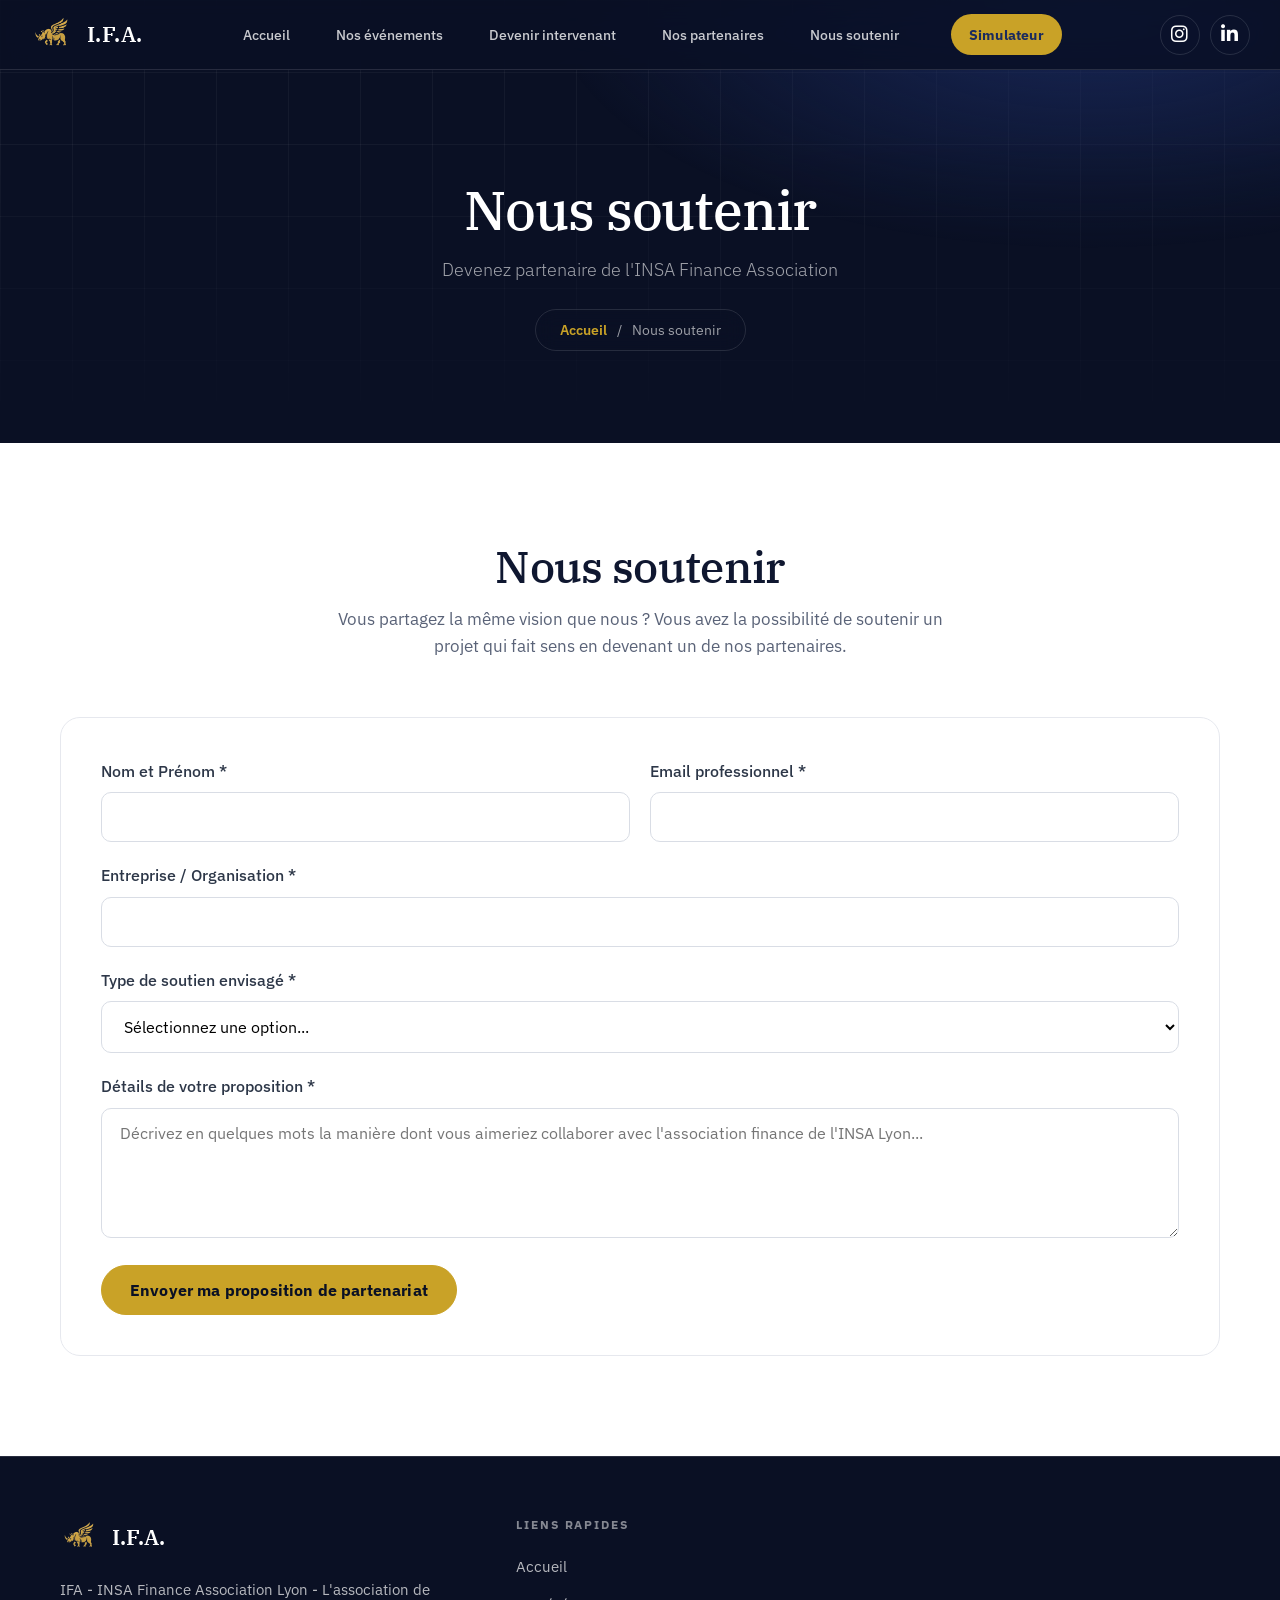
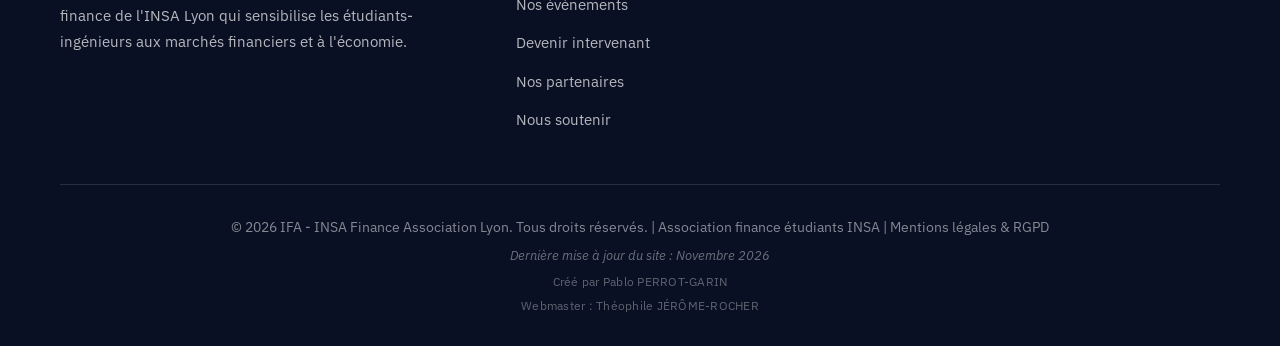
<file: soutenir.html>
<!DOCTYPE html>
<html lang="fr">
<head>
    <meta charset="UTF-8">
    <meta name="viewport" content="width=device-width, initial-scale=1.0">
    <link rel="icon" type="image/png" href="assets/favicon.png">

    <!-- SEO Meta Tags -->
    <title>Soutenir l'INSA Finance Association | Partenariat Finance INSA Lyon</title>
    <meta name="description" content="Devenez partenaire de l'INSA Finance Association (IFA) à l'INSA Lyon. Soutenez les projets d'une association étudiante de finance dynamique et accédez à un réseau d'ingénieurs passionnés par la finance et les marchés financiers.">
    <meta name="keywords" content="partenariat INSA Finance Association, soutenir IFA, sponsor association étudiante finance, INSA Lyon partenaire, finance association partenariat Lyon">
    <meta name="author" content="INSA Finance Association">
    <meta name="robots" content="index, follow, max-image-preview:large, max-snippet:-1, max-video-preview:-1">
    <meta name="googlebot" content="index, follow">

    <!-- Google Search Console Verification -->
    <meta name="google-site-verification" content="-r4h7PGOY6tXsFGfKJ_zu3PhO-uX9Tx03nq3KKQY0s4" />

    <link rel="canonical" href="https://insa-finance.fr/soutenir.html">

    <!-- Open Graph / Facebook -->
    <meta property="og:type" content="website">
    <meta property="og:url" content="https://insa-finance.fr/soutenir.html">
    <meta property="og:title" content="Soutenir l'INSA Finance Association | Partenariat Finance INSA Lyon">
    <meta property="og:description" content="Devenez partenaire de l'INSA Finance Association à l'INSA Lyon et soutenez les étudiants-ingénieurs passionnés par la finance.">
    <meta property="og:image" content="https://insa-finance.fr/assets/logo.png">
    <meta property="og:image:alt" content="Logo IFA INSA Finance Association">
    <meta property="og:site_name" content="INSA Finance Association">
    <meta property="og:locale" content="fr_FR">

    <!-- Twitter Card -->
    <meta name="twitter:card" content="summary_large_image">
    <meta name="twitter:url" content="https://insa-finance.fr/soutenir.html">
    <meta name="twitter:title" content="Soutenir l'INSA Finance Association | Partenariat Finance INSA Lyon">
    <meta name="twitter:description" content="Devenez partenaire de l'INSA Finance Association à l'INSA Lyon — soutenez les étudiants passionnés par la finance.">
    <meta name="twitter:image" content="https://insa-finance.fr/assets/logo.png">

    <!-- Schema.org JSON-LD -->
    <script type="application/ld+json">
    {
        "@context": "https://schema.org",
        "@type": "WebPage",
        "name": "Nous soutenir — INSA Finance Association",
        "description": "Page de partenariat de l'INSA Finance Association, association étudiante de finance de l'INSA Lyon.",
        "url": "https://insa-finance.fr/soutenir.html",
        "isPartOf": {
            "@type": "WebSite",
            "name": "INSA Finance Association",
            "url": "https://insa-finance.fr"
        },
        "publisher": {
            "@type": "Organization",
            "name": "INSA Finance Association",
            "alternateName": ["IFA", "INSA Finance", "IFA INSA"],
            "url": "https://insa-finance.fr",
            "logo": "https://insa-finance.fr/assets/logo.png",
            "address": {
                "@type": "PostalAddress",
                "streetAddress": "20 Avenue Albert Einstein",
                "addressLocality": "Villeurbanne",
                "postalCode": "69100",
                "addressCountry": "FR"
            }
        }
    }
    </script>

    <!-- Favicon -->
    <link rel="icon" type="image/png" sizes="any" href="assets/favicon.png">
    <link rel="apple-touch-icon" sizes="180x180" href="assets/favicon.png">
    <link rel="manifest" href="site.webmanifest">
    <link rel="stylesheet" href="styles.css?v=20261124d">
    <link rel="stylesheet" href="modern.css?v=20261124d">
    <link rel="stylesheet" href="refonte.css?v=20261124d">
    <link rel="preconnect" href="https://fonts.googleapis.com">
    <link rel="preconnect" href="https://fonts.gstatic.com" crossorigin>
    <link href="https://fonts.googleapis.com/css2?family=IBM+Plex+Sans:wght@400;500;600;700&family=IBM+Plex+Serif:wght@400;500;600&display=swap" rel="stylesheet">
    <link rel="stylesheet" href="https://cdnjs.cloudflare.com/ajax/libs/font-awesome/6.4.0/css/all.min.css">
</head>
<body class="inner-page">
    <!-- Mobile Menu Overlay -->
    <div id="navOverlay" class="nav-overlay"></div>

    <nav class="navbar">
        <div class="nav-container">
            <a href="index.html" class="logo" title="IFA - INSA Finance Association - Accueil">
                <img src="assets/logo.webp" width="160" height="160" alt="Logo IFA INSA Finance Association Lyon" class="logo-img">
                <span class="logo-text">I.F.A.</span>
            </a>
            <ul class="nav-links">
                <li class="has-submenu">
                    <a href="index.html">Accueil</a>
                    <ul class="submenu">
                        <li><a href="index.html#apropos">À propos de nous</a></li>
                        <li><a href="index.html#rejoindre">Nous rejoindre</a></li>
                        <li><a href="index.html#actualites">Nos actus</a></li>
                        <li><a href="index.html#equipe">Qui sommes-nous</a></li>
                        <li><a href="index.html#contact">Nous contacter</a></li>
                    </ul>
                </li>
                <li><a href="evenements.html">Nos événements</a></li>
                <li><a href="intervenant.html">Devenir intervenant</a></li>
                <li><a href="partenaires.html">Nos partenaires</a></li>
                <li><a href="soutenir.html" class="active">Nous soutenir</a></li>
                <li class="nav-cta"><a href="simulateur.html">Simulateur</a></li>
            </ul>
            <div class="nav-social">
                <a href="https://www.instagram.com/insa.finance.asso?igsh=cHZ6cHI5bWo3a3Jp" target="_blank" class="instagram-link" rel="noopener" aria-label="Instagram IFA INSA Finance">
                    <i class="fab fa-instagram"></i>
                </a>
                <a href="https://www.linkedin.com/company/insa-finance-association" target="_blank" class="linkedin-link" rel="noopener" aria-label="LinkedIn IFA INSA Finance">
                    <i class="fab fa-linkedin-in"></i>
                </a>
            </div>
            <div class="hamburger">
                <span></span>
                <span></span>
                <span></span>
            </div>
        </div>
    </nav>

    <!-- Page Hero -->
    <section class="page-hero">
        <div class="page-hero-content">
            <h1>Nous soutenir</h1>
            <p>Devenez partenaire de l'INSA Finance Association</p>
            <div class="page-hero-breadcrumb">
                <a href="index.html">Accueil</a>
                <span>/</span>
                <span>Nous soutenir</span>
            </div>
        </div>
    </section>

    <section id="soutenir" class="equipe" aria-labelledby="soutenir-title">
        <div class="container">
            <div class="section-header">
                <h2 id="soutenir-title">Nous soutenir</h2>
                <div class="underline"></div>
                <p class="section-subtitle">Vous partagez la même vision que nous ? Vous avez la possibilité de soutenir un projet qui fait sens en devenant un de nos partenaires.</p>
            </div>
            
            <div class="contact-content" style="margin-top: 40px; display: block;">
                <form class="contact-form" action="https://formsubmit.co/insa.finance@asso-insa-lyon.fr" method="POST" style="margin: 0 auto;">
                    <input type="hidden" name="_subject" value="🤝 Nouvelle proposition de Partenariat/Soutien via le site IFA">
                    <input type="hidden" name="_captcha" value="false">
                    <input type="hidden" name="_template" value="table">
                    <input type="hidden" name="_next" value="https://insa-finance.fr/soutenir.html?envoye=1#soutenir">
                    <input type="hidden" name="formulaire" value="Partenariat">
                    
                    <div class="form-row">
                        <div class="form-group">
                            <label for="contact-nom">Nom et Prénom *</label>
                            <input type="text" id="contact-nom" name="nom" required>
                        </div>
                        <div class="form-group">
                            <label for="contact-email">Email professionnel *</label>
                            <input type="email" id="contact-email" name="email" required>
                        </div>
                    </div>
                    <div class="form-group">
                        <label for="contact-entreprise">Entreprise / Organisation *</label>
                        <input type="text" id="contact-entreprise" name="entreprise" required>
                    </div>
                    <div class="form-group">
                        <label for="contact-type">Type de soutien envisagé *</label>
                        <select id="contact-type" name="type_soutien" required>
                            <option value="">Sélectionnez une option...</option>
                            <option value="Soutien financier">Soutien financier (Sponsoring)</option>
                            <option value="Soutien matériel ou logistique">Soutien matériel ou logistique</option>
                            <option value="Partenariat événementiel">Partenariat événementiel</option>
                            <option value="Mise en relation / Réseau">Mise à disposition de réseau / contacts</option>
                            <option value="Autre">Autre projet de collaboration</option>
                        </select>
                    </div>
                    <div class="form-group">
                        <label for="contact-message">Détails de votre proposition *</label>
                        <textarea id="contact-message" name="message" rows="5" required placeholder="Décrivez en quelques mots la manière dont vous aimeriez collaborer avec l'association finance de l'INSA Lyon..."></textarea>
                    </div>
                    <button type="submit" class="btn btn-primary btn-large">Envoyer ma proposition de partenariat</button>
                </form>
            </div>
        </div>
    </section>

    <footer class="footer" role="contentinfo">
        <div class="container">
            <div class="footer-content">
                <div class="footer-section">
                    <div class="footer-logo">
                        <img src="assets/logo.webp" width="160" height="160" alt="Logo IFA INSA Finance Association Lyon" class="logo-img">
                        <span>I.F.A.</span>
                    </div>
                    <p>IFA - INSA Finance Association Lyon - L'association de finance de l'INSA Lyon qui sensibilise les étudiants-ingénieurs aux marchés financiers et à l'économie.</p>
                </div>
                <div class="footer-section">
                    <h4>Liens rapides</h4>
                    <ul>
                        <li><a href="index.html">Accueil</a></li>
                        <li><a href="evenements.html">Nos événements</a></li>
                        <li><a href="intervenant.html">Devenir intervenant</a></li>
                        <li><a href="partenaires.html">Nos partenaires</a></li>
                        <li><a href="soutenir.html">Nous soutenir</a></li>
                    </ul>
                </div>
            </div>
            <div class="footer-bottom">
                <p>&copy; 2026 IFA - INSA Finance Association Lyon. Tous droits réservés. | Association finance étudiants INSA | <a href="mentions-legales.html">Mentions légales &amp; RGPD</a></p>
                <p class="footer-update">Dernière mise à jour du site : <span id="site-last-update">Novembre 2026</span></p>
                <p class="footer-credit">Créé par Pablo PERROT-GARIN</p>
                <p class="footer-credit">Webmaster : Théophile JÉRÔME-ROCHER</p>
            </div>
        </div>
    </footer>

    <!-- Scroll to Top Button -->
    <button id="scrollTopBtn" class="scroll-top-btn" aria-label="Retour en haut de page">
        <i class="fas fa-chevron-up"></i>
    </button>
    <script src="script.js?v=20261124d"></script>
    <script src="modern.js" defer></script>
</body>
</html>
</file>
<file: styles.css>
/* =============================================
   IFA - INSA Finance Association
   Styles principaux
   ============================================= */

/* Variables CSS - Charte IFA : Bleu marine + Or */
:root {
    --primary-color: #1a2a5e;
    --primary-light: #2a3d7a;
    --primary-dark: #0f1a3d;
    --secondary-color: #c9a227;
    --accent-color: #d4af37;
    --accent-light: #e6c85a;
    --gold: #c9a227;
    --gold-light: #d4af37;
    --gold-accessible: #7a5c00; /* version foncée pour texte/icône sur fond clair — ratio 5.7:1 sur blanc */
    --text-color: #2d3748;
    --text-light: #4a5568;
    --text-muted: #5d6b82; /* assombri : 5.1:1 sur blanc et bg-light (était #718096 → 3.7:1) */
    --bg-color: #ffffff;
    --bg-light: #f7fafc;
    --bg-dark: #edf2f7;
    --success-color: #48bb78;
    --warning-color: #ed8936;
    --gradient-primary: linear-gradient(135deg, #1a2a5e 0%, #2a3d7a 50%, #1a2a5e 100%);
    --gradient-hero: linear-gradient(135deg, rgba(26, 42, 94, 0.72) 0%, rgba(42, 61, 122, 0.68) 100%);
    --shadow-sm: 0 1px 3px rgba(0, 0, 0, 0.12);
    --shadow-md: 0 4px 6px rgba(0, 0, 0, 0.1);
    --shadow-lg: 0 10px 25px rgba(0, 0, 0, 0.15);
    --shadow-xl: 0 20px 40px rgba(0, 0, 0, 0.2);
    --border-radius: 8px;
    --border-radius-lg: 16px;
    --transition: all 0.3s ease;
}

/* Reset et base */
* {
    margin: 0;
    padding: 0;
    box-sizing: border-box;
}

html {
    scroll-behavior: smooth;
}

body {
    font-family: 'IBM Plex Sans', sans-serif;
    color: var(--text-color);
    background-color: var(--bg-color);
    line-height: 1.6;
    overflow-x: hidden;
    -webkit-font-smoothing: antialiased;
    -moz-osx-font-smoothing: grayscale;
    text-rendering: optimizeLegibility;
}

h1, h2, h3, h4, h5, h6 {
    font-family: 'IBM Plex Serif', serif;
    font-weight: 600;
    line-height: 1.3;
}

a {
    text-decoration: none;
    color: inherit;
    transition: var(--transition);
}

img {
    max-width: 100%;
    height: auto;
}

.container {
    max-width: 1200px;
    margin: 0 auto;
    padding: 0 20px;
}

/* =============================================
   Navigation
   ============================================= */
.navbar {
    position: fixed;
    top: 0;
    left: 0;
    right: 0;
    z-index: 1000;
    background: rgba(26, 54, 93, 0.98);
    transition: var(--transition);
    padding: 10px 0;
    box-shadow: var(--shadow-md);
}

.navbar.scrolled {
    background: rgba(26, 54, 93, 0.98);
    padding: 10px 0;
    box-shadow: var(--shadow-md);
}

.nav-container {
    max-width: 1400px;
    margin: 0 auto;
    padding: 0 30px;
    display: flex;
    align-items: center;
    justify-content: space-between;
}

.logo {
    display: flex;
    align-items: center;
    gap: 12px;
}

.logo-img {
    height: 45px;
    width: auto;
}

.navbar:not(.scrolled) .logo-img {
    mix-blend-mode: normal;
    filter: none;
}

.navbar.scrolled .logo-img {
    mix-blend-mode: normal;
    filter: none;
}

.logo-text {
    font-family: 'IBM Plex Serif', serif;
    font-size: 1.5rem;
    font-weight: 700;
    color: #fff;
}

.nav-links {
    display: flex;
    list-style: none;
    gap: 42px;
    align-items: center;
}

.nav-links > li {
    position: relative;
}

.nav-links a {
    color: #fff;
    font-weight: 500;
    font-size: 0.95rem;
    position: relative;
    display: inline-flex;
    align-items: center;
    padding: 10px 2px;
}

.nav-links a::after {
    content: '';
    position: absolute;
    bottom: 0;
    left: 0;
    width: 0;
    height: 2px;
    background: var(--gold);
    transition: var(--transition);
}

.nav-links a:hover::after {
    width: 100%;
}

.submenu {
    position: absolute;
    top: calc(100% + 12px);
    left: 0;
    min-width: 260px;
    padding: 14px 16px;
    list-style: none;
    background: var(--primary-color);
    border-top: 2px solid var(--accent-color);
    border-radius: var(--border-radius);
    box-shadow: 0 8px 32px rgba(26, 42, 94, 0.35);
    display: flex;
    flex-direction: column;
    gap: 10px;
    opacity: 0;
    visibility: hidden;
    transform: translateY(6px);
    transition: var(--transition);
    z-index: 1002;
}

.has-submenu:hover .submenu,
.has-submenu:focus-within .submenu {
    opacity: 1;
    visibility: visible;
    transform: translateY(0);
}

.submenu a {
    color: rgba(255, 255, 255, 0.9);
    font-weight: 600;
    font-size: 0.92rem;
    padding: 4px 0;
}

.submenu a:hover {
    color: var(--accent-color);
}

.submenu a::after {
    background: var(--accent-color);
}

.nav-social {
    display: flex;
    gap: 10px;
}

.nav-social .instagram-link,
.nav-social .linkedin-link {
    display: flex;
    align-items: center;
    justify-content: center;
    width: 40px;
    height: 40px;
    background: rgba(255, 255, 255, 0.15);
    border-radius: 50%;
    color: #fff;
    font-size: 1.2rem;
    transition: var(--transition);
}

.nav-social .instagram-link:hover {
    background: linear-gradient(45deg, #f09433 0%, #e6683c 25%, #dc2743 50%, #cc2366 75%, #bc1888 100%);
    transform: scale(1.1);
}

.nav-social .linkedin-link:hover {
    background: #0077b5;
    transform: scale(1.1);
}

.hamburger {
    display: none;
    flex-direction: column;
    cursor: pointer;
    gap: 5px;
}

.hamburger span {
    width: 25px;
    height: 3px;
    background: #fff;
    border-radius: 3px;
    transition: var(--transition);
}

/* =============================================
   Hero Section
   ============================================= */
.hero {
    position: relative;
    min-height: 100vh;
    display: flex;
    align-items: center;
    justify-content: center;
    overflow: hidden;
}

.hero::before {
    content: '';
    position: absolute;
    top: -5%;
    left: -5%;
    width: 110%;
    height: 110%;
    background: url('https://images.unsplash.com/photo-1486406146926-c627a92ad1ab?w=1600&q=60&auto=format&fm=webp') center/cover no-repeat;
    animation: panBackground 25s ease-in-out infinite alternate;
    z-index: 0;
}

@keyframes panBackground {
    0% {
        transform: translate(0, 0) scale(1);
    }
    100% {
        transform: translate(-3%, -2%) scale(1.05);
    }
}

.hero-overlay {
    position: absolute;
    inset: 0;
    background: var(--gradient-hero);
    z-index: 1;
}

.hero-content {
    position: relative;
    text-align: center;
    color: #fff;
    padding: 20px;
    max-width: 800px;
    z-index: 2;
}

.hero-title {
    font-size: clamp(2.5rem, 5vw, 4rem);
    margin-bottom: 20px;
    animation: fadeInUp 1s ease;
}

.hero-subtitle {
    font-size: clamp(1rem, 2vw, 1.3rem);
    font-weight: 300;
    margin-bottom: 40px;
    opacity: 0.9;
    animation: fadeInUp 1s ease 0.2s backwards;
}

.hero-buttons {
    display: flex;
    gap: 20px;
    justify-content: center;
    flex-wrap: wrap;
    animation: fadeInUp 1s ease 0.4s backwards;
}

.hero-scroll {
    position: absolute;
    bottom: 40px;
    left: 50%;
    transform: translateX(-50%);
    animation: bounce 2s infinite;
    z-index: 2;
}

.hero-scroll a {
    color: #fff;
    font-size: 2rem; /* Légèrement plus grand pour qu'on la voit mieux */
    opacity: 0.9;
    text-shadow: 0 2px 5px rgba(0,0,0,0.5); /* Ombre pour plus de visibilité */
}

.hero-scroll a:hover {
    opacity: 1;
    color: var(--secondary-color);
}

@keyframes fadeInUp {
    from {
        opacity: 0;
        transform: translateY(30px);
    }
    to {
        opacity: 1;
        transform: translateY(0);
    }
}

@keyframes bounce {
    0%, 20%, 50%, 80%, 100% {
        transform: translateX(-50%) translateY(0);
    }
    40% {
        transform: translateX(-50%) translateY(-10px);
    }
    60% {
        transform: translateX(-50%) translateY(-5px);
    }
}

/* =============================================
   Buttons
   ============================================= */
.btn {
    display: inline-flex;
    align-items: center;
    justify-content: center;
    padding: 14px 32px;
    border-radius: var(--border-radius);
    font-weight: 600;
    font-size: 0.95rem;
    cursor: pointer;
    transition: var(--transition);
    border: none;
    gap: 8px;
}

.btn-primary {
    background: var(--gold);
    color: var(--primary-dark);
    box-shadow: var(--shadow-md);
    font-weight: 700;
}

.btn-primary:hover {
    transform: translateY(-2px);
    box-shadow: var(--shadow-lg);
    background: var(--gold-light);
}

.btn-secondary {
    background: transparent;
    color: #fff;
    border: 2px solid #fff;
}

.btn-secondary:hover {
    background: #fff;
    color: var(--primary-color);
}

.btn-large {
    padding: 18px 40px;
    font-size: 1rem;
}

/* =============================================
   Section Headers
   ============================================= */
.section-header {
    text-align: center;
    margin-bottom: 60px;
}

.section-header h2 {
    font-size: clamp(2rem, 4vw, 2.8rem);
    color: var(--primary-color);
    margin-bottom: 15px;
}

.underline {
    width: 80px;
    height: 4px;
    background: var(--gold);
    margin: 0 auto 20px;
    border-radius: 2px;
}

.section-subtitle {
    color: var(--text-muted);
    font-size: 1.1rem;
}

/* =============================================
   About Section
   ============================================= */
.about {
    padding: 100px 0;
    background: var(--bg-light);
}

.about-content {
    display: grid;
    grid-template-columns: 1.5fr 1fr;
    gap: 60px;
    align-items: center;
}

.about-text p {
    margin-bottom: 20px;
    font-size: 1.05rem;
    color: var(--text-light);
}

.features-list {
    list-style: none;
    margin-top: 30px;
}

.features-list li {
    display: flex;
    align-items: center;
    gap: 15px;
    padding: 12px 0;
    font-size: 1rem;
    color: var(--text-color);
}

.features-list li i {
    color: var(--gold-accessible);
    font-size: 1.2rem;
    width: 30px;
}

.about-card {
    background: var(--gradient-primary);
    color: #fff;
    padding: 50px 40px;
    border-radius: var(--border-radius-lg);
    text-align: center;
    box-shadow: var(--shadow-xl);
}

.about-card i {
    font-size: 3rem;
    margin-bottom: 20px;
    opacity: 0.9;
}

.about-card h3 {
    font-size: 1.5rem;
    margin-bottom: 15px;
}

.about-card p {
    opacity: 0.9;
    font-size: 1rem;
}

/* =============================================
   Événements - Cartes
   ============================================= */

/* ========================
   TIMELINE ÉVÉNEMENTS
   ======================== */

/* Label section */
.tl-section-label {
    display: flex;
    align-items: center;
    gap: 10px;
    font-size: 0.9rem;
    font-weight: 700;
    color: var(--primary-color);
    text-transform: uppercase;
    letter-spacing: 1.5px;
    margin: 48px 0 16px 100px;
    padding-bottom: 10px;
    border-bottom: 2px solid var(--gold);
}
.tl-section-label i { color: var(--gold-accessible); }
.tl-past-label { color: var(--text-muted); border-bottom-color: #ddd; margin-top: 52px; }
.tl-past-label i { color: var(--text-muted); }

/* Conteneur timeline */
.tl-timeline {
    position: relative;
    padding: 0;
}
/* Ligne verticale (alignée sur le centre du dot : tl-date width + tl-dot width / 2) */
.tl-timeline::before {
    content: '';
    position: absolute;
    left: 70px;
    top: 36px;
    bottom: 0;
    width: 2px;
    background: #e5e9f0;
}

/* Chaque item */
.tl-item {
    display: flex;
    align-items: flex-start;
    gap: 0;
    padding: 28px 0;
    border-bottom: 1px solid #f0f2f7;
    position: relative;
}
.tl-item:last-child { border-bottom: none; }

/* Événements passés : look "archive" grisé et désaturé (le point doré reste normal) */
.tl-past { filter: grayscale(0.6); opacity: 0.85; }
.tl-past .tl-title { color: #4b5563; }
.tl-past .tl-day   { color: #374151; }
.tl-past .tl-month { color: #6b7280; }
.tl-past .tl-content { background: #f7f8fa; }
.tl-past .tl-badge { background: #e5e7eb !important; color: #4b5563 !important; }
.tl-past .tl-btn { background: #b6bccb; color: #fff; }
.tl-past .tl-btn:hover { background: #9aa1b3; }
/* Force la suppression de tout fond/ombre sur le container .tl-dot — évite le rectangle parasite */
.tl-past .tl-dot { background: transparent !important; box-shadow: none !important; outline: none !important; }
.tl-past:hover { filter: grayscale(0.2); opacity: 1; }

/* Date à gauche */
.tl-date {
    width: 56px;
    flex-shrink: 0;
    text-align: right;
    padding-right: 22px;
    line-height: 1;
    padding-top: 2px;
}
.tl-day {
    display: block;
    font-size: 1.6rem;
    font-weight: 800;
    color: var(--primary-color);
    line-height: 1;
}
.tl-month {
    display: block;
    font-size: 0.7rem;
    font-weight: 700;
    text-transform: uppercase;
    color: var(--gold-accessible);
    letter-spacing: 0.5px;
    margin-top: 3px;
}
/* Année — affichée uniquement sur les événements passés (rendu archive) */
.tl-year {
    display: block;
    font-size: 0.65rem;
    font-weight: 600;
    color: #6b7280;
    letter-spacing: 1px;
    margin-top: 2px;
}

/* Point sur la ligne */
.tl-dot {
    width: 28px;
    flex-shrink: 0;
    display: flex;
    justify-content: center;
    padding-top: 8px;
    position: relative;
    z-index: 1;
}
.tl-dot::after {
    content: '';
    width: 10px;
    height: 10px;
    border-radius: 50%;
    background: var(--gold);
    border: 2px solid #fff;
    box-shadow: 0 0 0 2px var(--gold);
    display: block;
}

/* Contenu de l'événement */
.tl-content {
    flex: 1;
    background: #fff;
    border-radius: 12px;
    padding: 20px 24px 20px;
    box-shadow: 0 2px 12px rgba(0,0,0,0.06);
    margin-left: 16px;
    transition: box-shadow 0.2s ease;
}
.tl-content:hover { box-shadow: 0 4px 24px rgba(0,0,0,0.11); }

/* Cercles photos entre badge et titre */
.tl-circles {
    display: flex;
    gap: 12px;
    margin: 12px 0;
}
.tl-circle {
    width: 125px;
    height: 125px;
    border-radius: 50%;
    background-size: cover;
    background-position: center;
    border: 3px solid #fff;
    box-shadow: 0 2px 10px rgba(0,0,0,0.18);
    flex-shrink: 0;
}

/* Badge type */
.tl-badge {
    display: inline-block;
    padding: 3px 12px;
    border-radius: 20px;
    font-size: 0.68rem;
    font-weight: 700;
    text-transform: uppercase;
    letter-spacing: 0.8px;
    margin-bottom: 10px;
    background: #e8ecf4;
    color: var(--primary-color);
}
.tl-badge.conference  { background: #dde6f7; color: #1a365d; }
.tl-badge.afterwork   { background: #fdeede; color: #c05621; }
.tl-badge.table-ronde { background: #dcf5e8; color: #276749; }
.tl-badge.visite      { background: #daeaf9; color: #2c5282; }
.tl-badge.interview   { background: #ede8f9; color: #553c9a; }
.tl-badge.salon       { background: #fce4f1; color: #702459; }

/* Titre */
.tl-title {
    font-size: 1.05rem;
    font-weight: 700;
    color: var(--primary-color);
    margin: 0 0 14px;
    line-height: 1.4;
}

/* Métas */
.tl-metas { display: flex; flex-direction: column; gap: 6px; margin-bottom: 10px; }
.tl-meta {
    display: flex;
    align-items: center;
    gap: 9px;
    font-size: 0.85rem;
    color: var(--text-light);
}
.tl-meta i { color: var(--gold-accessible); width: 14px; flex-shrink: 0; }
.tl-lieu-link {
    color: var(--text-light);
    text-decoration: underline;
    text-decoration-color: transparent;
    transition: color 0.2s, text-decoration-color 0.2s;
}
.tl-lieu-link:hover {
    color: var(--gold);
    text-decoration-color: var(--gold);
}

/* Description */
.tl-description {
    font-size: 0.87rem;
    color: var(--text-light);
    line-height: 1.6;
    margin: 8px 0 14px;
    white-space: pre-line;
}

/* Bouton s'inscrire */
.tl-btn {
    display: inline-flex;
    align-items: center;
    gap: 8px;
    background: var(--primary-color);
    color: #fff;
    padding: 9px 18px;
    border-radius: 8px;
    font-size: 0.85rem;
    font-weight: 600;
    transition: background 0.2s, gap 0.2s;
    margin-top: 4px;
}
.tl-btn:hover { background: var(--gold-accessible); gap: 12px; }

/* État vide */
.construction-banner {
    text-align: center;
    padding: 60px 20px;
    color: var(--text-muted);
}
.construction-banner i {
    font-size: 3.5rem;
    color: var(--gold);
    margin-bottom: 20px;
    display: block;
}
.construction-banner p {
    font-size: 1.2rem;
    font-weight: 700;
    color: var(--primary-color);
    margin-bottom: 10px;
}
.construction-banner span {
    font-size: 0.95rem;
}

.events-empty {
    text-align: center;
    padding: 80px 20px;
    color: var(--text-muted);
}
.events-empty i { font-size: 3.5rem; color: var(--gold); opacity: 0.5; margin-bottom: 20px; display: block; }
.events-empty p { font-size: 1.1rem; font-weight: 600; margin-bottom: 8px; }
.events-empty span { font-size: 0.95rem; }

/* Responsive timeline */
@media (max-width: 640px) {
    .tl-timeline::before { left: 50px; top: 36px; }
    .tl-section-label { margin-left: 64px; }
    .tl-date { width: 40px; padding-right: 10px; }
    .tl-day { font-size: 1.25rem; }
    .tl-dot { width: 20px; }
    .tl-content { padding: 14px 16px; margin-left: 10px; }
    .tl-two-imgs { flex-direction: column; }
    .tl-two-imgs img { width: 100%; max-height: 180px; }
}

/* =============================================
   Partenaires
   ============================================= */
.partenaires-grid {
    display: grid;
    grid-template-columns: repeat(auto-fill, minmax(280px, 1fr));
    gap: 32px;
    margin-top: 48px;
}

.partenaire-card {
    background: #fff;
    border-radius: 16px;
    padding: 32px 28px;
    box-shadow: 0 2px 16px rgba(0,0,0,0.07);
    display: flex;
    flex-direction: column;
    align-items: center;
    text-align: center;
    transition: box-shadow 0.2s ease, transform 0.2s ease;
}
.partenaire-card:hover {
    box-shadow: 0 6px 30px rgba(0,0,0,0.13);
    transform: translateY(-4px);
}

.partenaire-logo {
    width: 140px;
    height: 80px;
    object-fit: contain;
    margin-bottom: 20px;
}

.partenaire-logo-placeholder {
    width: 80px;
    height: 80px;
    border-radius: 50%;
    background: var(--primary-color);
    display: flex;
    align-items: center;
    justify-content: center;
    margin-bottom: 20px;
}
.partenaire-logo-placeholder i {
    font-size: 2rem;
    color: var(--gold);
}

.partenaire-nom {
    font-size: 1.1rem;
    font-weight: 700;
    color: var(--primary-color);
    margin-bottom: 10px;
}

.partenaire-description {
    font-size: 0.88rem;
    color: var(--text-light);
    line-height: 1.6;
}

.partenaires-empty {
    text-align: center;
    padding: 80px 20px;
    color: var(--text-muted);
}
.partenaires-empty i { font-size: 3rem; color: var(--gold); opacity: 0.5; margin-bottom: 20px; display: block; }

@media (max-width: 640px) {
    .partenaires-grid { grid-template-columns: 1fr; gap: 20px; }
}

/* --- Sponsors Platinium --- */
.sponsors-platinium {
    padding: 80px 0 20px;
}
.sponsors-platinium .section-header { text-align: center; }
.sponsor-tier-badge {
    display: inline-flex;
    align-items: center;
    gap: 8px;
    padding: 6px 16px;
    border-radius: 999px;
    background: linear-gradient(135deg, #e9edf2, #b8c2cc 50%, #eef1f4);
    color: #3a4550;
    font-size: 0.8rem;
    font-weight: 700;
    letter-spacing: 0.12em;
    text-transform: uppercase;
    margin-bottom: 14px;
    box-shadow: inset 0 1px 0 rgba(255,255,255,0.8), 0 2px 8px rgba(0,0,0,0.08);
}
.sponsors-platinium-grid {
    display: grid;
    grid-template-columns: repeat(2, minmax(0, 1fr));
    gap: 32px;
    max-width: 900px;
    margin: 48px auto 0;
}
.sponsor-platinium-card {
    position: relative;
    background: #fff;
    border-radius: 20px;
    padding: 40px 32px 28px;
    display: flex;
    flex-direction: column;
    align-items: center;
    justify-content: center;
    gap: 20px;
    text-decoration: none;
    border: 2px solid #d5dbe1;
    box-shadow: 0 4px 24px rgba(0,0,0,0.08);
    transition: box-shadow 0.2s ease, transform 0.2s ease, border-color 0.2s ease;
}
.sponsor-platinium-card:hover {
    transform: translateY(-4px);
    border-color: #aab4be;
    box-shadow: 0 10px 36px rgba(0,0,0,0.14);
}
.sponsor-platinium-logo {
    width: 100%;
    max-width: 280px;
    height: 120px;
    object-fit: contain;
}
.sponsor-platinium-nom {
    font-size: 1.1rem;
    font-weight: 700;
    color: var(--primary-color);
}
@media (max-width: 640px) {
    .sponsors-platinium { padding: 56px 0 10px; }
    .sponsors-platinium-grid { grid-template-columns: 1fr; gap: 20px; }
    .sponsor-platinium-logo { height: 96px; }
}

/* =============================================
   Programme Section (ancien - conservé)
   ============================================= */
.programme {
    padding: 100px 0;
    background: var(--bg-color);
}

.timeline {
    position: relative;
    max-width: 900px;
    margin: 0 auto;
}

.timeline::before {
    content: '';
    position: absolute;
    left: 80px;
    top: 0;
    bottom: 0;
    width: 3px;
    background: linear-gradient(to bottom, var(--primary-color), var(--gold));
    border-radius: 3px;
}

.timeline-item {
    display: flex;
    gap: 40px;
    margin-bottom: 40px;
    position: relative;
}

.timeline-date {
    width: 80px;
    text-align: center;
    flex-shrink: 0;
}

.timeline-date .day {
    display: block;
    font-size: 2rem;
    font-weight: 700;
    color: var(--primary-color);
    line-height: 1;
}

.timeline-date .month {
    display: block;
    font-size: 0.9rem;
    color: var(--text-muted);
    text-transform: uppercase;
    font-weight: 600;
}

.timeline-content {
    flex: 1;
    background: #fff;
    padding: 25px 30px;
    border-radius: var(--border-radius);
    box-shadow: var(--shadow-md);
    border-left: 4px solid var(--gold);
    position: relative;
}

.timeline-content::before {
    content: '';
    position: absolute;
    left: -32px;
    top: 30px;
    width: 14px;
    height: 14px;
    background: var(--gold);
    border-radius: 50%;
    border: 3px solid #fff;
    box-shadow: var(--shadow-sm);
}

.event-type {
    display: inline-block;
    padding: 4px 12px;
    border-radius: 20px;
    font-size: 0.75rem;
    font-weight: 600;
    text-transform: uppercase;
    letter-spacing: 0.5px;
    margin-bottom: 10px;
}

.event-type.conference {
    background: rgba(26, 54, 93, 0.1);
    color: var(--primary-color);
}

.event-type.afterwork {
    background: rgba(237, 137, 54, 0.1);
    color: var(--warning-color);
}

.event-type.table-ronde {
    background: rgba(72, 187, 120, 0.1);
    color: var(--success-color);
}

.event-type.visite {
    background: rgba(99, 179, 237, 0.1);
    color: var(--secondary-color);
}

.event-type.interview {
    background: rgba(159, 122, 234, 0.1);
    color: #9f7aea;
}

.timeline-content h3 {
    font-size: 1.3rem;
    color: var(--primary-color);
    margin-bottom: 15px;
}

.timeline-content p {
    display: flex;
    align-items: center;
    gap: 10px;
    color: var(--text-muted);
    font-size: 0.9rem;
    margin-bottom: 8px;
}

.timeline-content p i {
    color: var(--gold-accessible);
    width: 16px;
}

/* =============================================
   Actualités Section
   ============================================= */
.actualites {
    padding: 100px 0;
    background: var(--bg-light);
}

/* Carrousel actualités */
.actu-carousel-outer {
    display: flex;
    align-items: center;
    gap: 12px;
    position: relative;
}

.actu-track-wrapper {
    overflow: hidden;
    flex: 1;
    min-width: 0;
    cursor: grab;
    user-select: none;
}
.actu-track-wrapper:active { cursor: grabbing; }

.actu-track {
    display: flex;
    gap: 24px;
    transition: transform 0.45s cubic-bezier(0.25, 0.46, 0.45, 0.94);
}

.actu-track .article-card {
    flex: 0 0 calc((100% - 48px) / 3);
    min-width: 0;
}

.actu-nav-btn {
    flex-shrink: 0;
    width: 44px;
    height: 44px;
    border-radius: 50%;
    border: 2px solid var(--primary-color);
    background: #fff;
    color: var(--primary-color);
    font-size: 1rem;
    cursor: pointer;
    display: flex;
    align-items: center;
    justify-content: center;
    transition: all 0.2s ease;
    box-shadow: 0 2px 10px rgba(0,0,0,0.08);
    z-index: 2;
}
.actu-nav-btn:hover {
    background: var(--primary-color);
    color: #fff;
    box-shadow: 0 4px 16px rgba(26,54,93,0.25);
}

.actu-dots {
    display: flex;
    justify-content: center;
    gap: 8px;
    margin-top: 28px;
}

.actu-dot {
    width: 10px;
    height: 10px;
    border-radius: 50%;
    background: #ccc;
    cursor: pointer;
    transition: background 0.2s ease, transform 0.2s ease;
}
.actu-dot.active {
    background: var(--gold);
    transform: scale(1.3);
}

/* Responsive carrousel */
@media (max-width: 1023px) {
    .actu-track .article-card {
        flex: 0 0 calc((100% - 24px) / 2);
    }
}
@media (max-width: 639px) {
    .actu-track .article-card {
        flex: 0 0 100%;
    }
    .actu-nav-btn { width: 36px; height: 36px; font-size: 0.85rem; }
}

/* Ancienne grille (conservée pour compatibilité) */
.articles-grid {
    display: grid;
    grid-template-columns: repeat(3, 1fr);
    gap: 30px;
}

.article-card {
    background: #fff;
    border-radius: var(--border-radius-lg);
    overflow: hidden;
    box-shadow: var(--shadow-md);
    transition: var(--transition);
}

.article-card:hover {
    transform: translateY(-8px);
    box-shadow: var(--shadow-xl);
}

.article-card.featured {
    grid-column: span 1;
}

.article-image {
    position: relative;
    height: 200px;
    overflow: hidden;
}

.article-no-image {
    position: relative;
    padding: 15px 25px 0;
}

.article-image img {
    width: 100%;
    height: 100%;
    object-fit: cover;
    transition: var(--transition);
}

.article-card:hover .article-image img {
    transform: scale(1.05);
}

.article-category {
    position: absolute;
    top: 15px;
    left: 15px;
    background: var(--primary-color);
    color: #fff;
    padding: 5px 15px;
    border-radius: 20px;
    font-size: 0.75rem;
    font-weight: 600;
    text-transform: uppercase;
}

.article-no-image .article-category {
    position: relative;
    top: auto;
    left: auto;
    display: inline-block;
}

.article-content {
    padding: 25px;
}

.article-date {
    display: flex;
    align-items: center;
    gap: 8px;
    color: var(--text-muted);
    font-size: 0.85rem;
    margin-bottom: 12px;
}

.article-content h3 {
    font-size: 1.2rem;
    color: var(--primary-color);
    margin-bottom: 12px;
    line-height: 1.4;
}

.article-content p {
    color: var(--text-light);
    font-size: 0.95rem;
    margin-bottom: 15px;
}

.article-description {
    display: -webkit-box;
    -webkit-line-clamp: 5;
    -webkit-box-orient: vertical;
    overflow: hidden;
    line-height: 1.6;
}

.read-more {
    display: inline-flex;
    align-items: center;
    gap: 8px;
    color: var(--gold);
    font-weight: 600;
    font-size: 0.9rem;
}

.read-more:hover {
    gap: 12px;
    color: var(--primary-color);
}

/* =============================================
   Videos Section
   ============================================= */
.videos {
    padding: 100px 0;
    background: var(--bg-color);
}

.videos-grid {
    display: grid;
    grid-template-columns: repeat(3, 1fr);
    gap: 30px;
}

.video-card {
    background: #fff;
    border-radius: var(--border-radius-lg);
    overflow: hidden;
    box-shadow: var(--shadow-md);
    transition: var(--transition);
    cursor: pointer;
}

.video-card:hover {
    transform: translateY(-5px);
    box-shadow: var(--shadow-xl);
}

.video-thumbnail {
    position: relative;
    height: 200px;
    overflow: hidden;
}

.video-thumbnail img {
    width: 100%;
    height: 100%;
    object-fit: cover;
    transition: var(--transition);
}

.video-card:hover .video-thumbnail img {
    transform: scale(1.05);
}

.play-button {
    position: absolute;
    top: 50%;
    left: 50%;
    transform: translate(-50%, -50%);
    width: 70px;
    height: 70px;
    background: rgba(255, 255, 255, 0.95);
    border-radius: 50%;
    display: flex;
    align-items: center;
    justify-content: center;
    box-shadow: var(--shadow-lg);
    transition: var(--transition);
}

.play-button i {
    color: var(--primary-color);
    font-size: 1.5rem;
    margin-left: 5px;
}

.video-card:hover .play-button {
    transform: translate(-50%, -50%) scale(1.1);
    background: var(--primary-color);
}

.video-card:hover .play-button i {
    color: #fff;
}

.video-info {
    padding: 20px;
}

.video-info h3 {
    font-size: 1.1rem;
    color: var(--primary-color);
    margin-bottom: 8px;
}

.video-info p {
    color: var(--text-muted);
    font-size: 0.9rem;
    margin-bottom: 10px;
}

.video-duration {
    display: inline-flex;
    align-items: center;
    gap: 6px;
    color: var(--text-muted);
    font-size: 0.85rem;
}

/* =============================================
   Sondages Section
   ============================================= */
.sondages {
    padding: 100px 0;
    background: var(--bg-light);
}

.poll-container {
    max-width: 700px;
    margin: 0 auto;
}

.poll-card {
    background: #fff;
    border-radius: var(--border-radius-lg);
    padding: 40px;
    box-shadow: var(--shadow-lg);
}

.poll-header {
    display: flex;
    justify-content: space-between;
    align-items: center;
    margin-bottom: 25px;
}

.poll-status {
    background: var(--success-color);
    color: #fff;
    padding: 5px 15px;
    border-radius: 20px;
    font-size: 0.8rem;
    font-weight: 600;
}

.poll-ends {
    color: var(--text-muted);
    font-size: 0.9rem;
}

.poll-card h3 {
    font-size: 1.4rem;
    color: var(--primary-color);
    margin-bottom: 30px;
}

.poll-form {
    display: flex;
    flex-direction: column;
    gap: 15px;
}

.poll-option {
    position: relative;
    display: flex;
    align-items: center;
    padding: 15px 20px;
    background: var(--bg-light);
    border-radius: var(--border-radius);
    cursor: pointer;
    transition: var(--transition);
    overflow: hidden;
}

.poll-option:hover {
    background: var(--bg-dark);
}

.poll-option input[type="radio"] {
    margin-right: 15px;
    width: 18px;
    height: 18px;
    accent-color: var(--primary-color);
}

.poll-option label {
    cursor: pointer;
    font-weight: 500;
    z-index: 1;
}

.poll-bar {
    position: absolute;
    left: 0;
    top: 0;
    height: 100%;
    background: rgba(49, 130, 206, 0.15);
    width: 0;
    transition: width 1s ease;
}

.poll-form .btn {
    margin-top: 20px;
    align-self: flex-start;
}

.poll-participants {
    margin-top: 20px;
    color: var(--text-muted);
    font-size: 0.9rem;
    display: flex;
    align-items: center;
    gap: 8px;
}

/* =============================================
   Adhésion Section
   ============================================= */
.adhesion {
    padding: 100px 0;
    background: var(--bg-color);
}

.membership-types {
    display: grid;
    grid-template-columns: repeat(2, 1fr);
    gap: 30px;
    margin-bottom: 60px;
}

.membership-card {
    background: #fff;
    border-radius: var(--border-radius-lg);
    padding: 40px;
    box-shadow: var(--shadow-md);
    text-align: center;
    transition: var(--transition);
    border: 2px solid transparent;
    display: flex;
    flex-direction: column;
    cursor: pointer; /* Indique que toute la carte est cliquable */
}

.membership-card:hover {
    transform: translateY(-5px);
    box-shadow: var(--shadow-xl);
    border-color: var(--gold);
}

.membership-icon {
    width: 80px;
    height: 80px;
    background: var(--gradient-primary);
    border-radius: 50%;
    display: flex;
    align-items: center;
    justify-content: center;
    margin: 0 auto 25px;
}

.membership-icon i {
    font-size: 2rem;
    color: #fff;
}

.membership-card h3 {
    font-size: 1.5rem;
    color: var(--primary-color);
    margin-bottom: 8px;
}

.membership-card > p {
    color: var(--text-light);
    margin-bottom: 25px;
    min-height: 60px;
}

.membership-card > p.membership-poles-title { /* Plus spécifique pour écraser le p générique */
    margin-top: 30px;
    margin-bottom: 5px;
    font-weight: 700;
    color: var(--primary-color);
    text-align: left;
    min-height: auto;
}

.membership-active-list {
    margin-bottom: 0;
}

.membership-card ul {
    list-style: none;
    text-align: left;
}

.membership-card ul li {
    display: flex;
    align-items: center;
    gap: 12px;
    padding: 10px 0;
    color: var(--text-color);
    border-bottom: 1px solid var(--bg-dark);
}

.membership-card ul li:last-child {
    border-bottom: none;
}

.membership-card ul li i {
    color: var(--success-color);
}

.membership-poles-icons {
    margin-top: 0;
    margin-bottom: 25px; /* Ajoute de l'espace avant le bouton */
    display: flex;
    flex-direction: column;
    gap: 4px;
    text-align: left;
}

.membership-poles-icons span {
    display: flex;
    align-items: center;
    gap: 10px;
    color: var(--text-color);
    font-weight: 500;
}

.membership-poles-icons i {
    color: var(--primary-color);
    width: 20px;
    text-align: center;
}

.membership-form-container {
    background: var(--bg-light);
    border-radius: var(--border-radius-lg);
    padding: 30px 40px;
    width: 100%;
    max-width: 800px;
    margin: 0 auto;
    position: relative;
    max-height: 95vh;
    overflow-y: auto;
}

/* Modal Styling */
.modal-overlay {
    position: fixed;
    top: 0;
    left: 0;
    width: 100%;
    height: 100%;
    background: rgba(10, 25, 47, 0.85); /* Semi-transparent background */
    backdrop-filter: blur(5px);
    z-index: 9999;
    display: flex;
    align-items: center;
    justify-content: center;
    opacity: 0;
    visibility: hidden;
    transition: opacity 0.3s ease, visibility 0.3s ease;
    padding: 20px;
}

.modal-overlay.active {
    opacity: 1;
    visibility: visible;
}

.close-modal {
    position: absolute;
    top: 20px;
    right: 25px;
    font-size: 2rem;
    font-weight: bold;
    color: var(--text-color);
    cursor: pointer;
    transition: color 0.3s ease;
    z-index: 10;
}

.close-modal:hover {
    color: var(--gold);
}

/* Card Button Styling */
.btn-adhesion {
    margin-top: auto;
    width: 100%;
    display: inline-block;
    text-align: center;
}

.membership-form-container h3 {
    font-size: 1.5rem;
    color: var(--primary-color);
    text-align: center;
    margin-bottom: 30px;
}

/* =============================================
   Form Styles
   ============================================= */
.form-row {
    display: grid;
    grid-template-columns: repeat(2, 1fr);
    gap: 20px;
}

.form-group {
    margin-bottom: 20px;
}

.form-group label {
    display: block;
    margin-bottom: 8px;
    font-weight: 500;
    color: var(--text-color);
}

.form-group input,
.form-group select,
.form-group textarea {
    width: 100%;
    padding: 14px 18px;
    border: 2px solid var(--bg-dark);
    border-radius: var(--border-radius);
    font-size: 1rem;
    font-family: inherit;
    transition: var(--transition);
    background: #fff;
}

.form-group input:focus,
.form-group select:focus,
.form-group textarea:focus {
    outline: none;
    border-color: var(--secondary-color);
    box-shadow: 0 0 0 3px rgba(49, 130, 206, 0.1);
}

.form-group textarea {
    resize: vertical;
    min-height: 120px;
}

.radio-group {
    display: flex;
    flex-direction: column;
    gap: 15px;
}

.radio-option {
    display: flex;
    align-items: flex-start;
    gap: 15px;
    padding: 20px;
    background: #fff;
    border: 2px solid var(--bg-dark);
    border-radius: var(--border-radius);
    cursor: pointer;
    transition: var(--transition);
}

.radio-option:hover {
    border-color: var(--gold);
}

.radio-option input[type="radio"] {
    width: 20px;
    height: 20px;
    margin-top: 3px;
    accent-color: var(--primary-color);
}

.radio-option label {
    cursor: pointer;
    flex: 1;
}

.radio-option label strong {
    display: block;
    color: var(--primary-color);
    margin-bottom: 5px;
}

.radio-option label span {
    color: var(--text-muted);
    font-size: 0.9rem;
}

.checkbox-group {
    display: flex;
    align-items: center;
    gap: 10px;
}

.checkbox-group input[type="checkbox"] {
    width: 18px;
    height: 18px;
    accent-color: var(--primary-color);
}

.checkbox-group label {
    margin-bottom: 0;
    cursor: pointer;
}

/* =============================================
   Contact Section
   ============================================= */
.contact {
    padding: 100px 0;
    background: var(--bg-light);
}

.contact-content {
    display: grid;
    grid-template-columns: 1fr 2fr;
    gap: 60px;
}

.contact-info {
    display: flex;
    flex-direction: column;
    gap: 30px;
}

.contact-item {
    display: flex;
    align-items: flex-start;
    gap: 20px;
}

.contact-item i {
    width: 50px;
    height: 50px;
    background: var(--gradient-primary);
    color: #fff;
    border-radius: 50%;
    display: flex;
    align-items: center;
    justify-content: center;
    font-size: 1.2rem;
    flex-shrink: 0;
}

.contact-item h4 {
    font-size: 1rem;
    color: var(--primary-color);
    margin-bottom: 5px;
}

.contact-item p,
.contact-item a {
    color: var(--text-muted);
    font-size: 0.95rem;
}

.contact-item a:hover {
    color: var(--secondary-color);
}

.contact-form {
    background: #fff;
    padding: 40px;
    border-radius: var(--border-radius-lg);
    box-shadow: var(--shadow-md);
}

/* =============================================
   Footer
   ============================================= */
.footer {
    background: var(--primary-dark);
    color: #fff;
    padding: 60px 0 30px;
}

.footer-content {
    display: grid;
    grid-template-columns: 2fr 1fr 1fr 1fr;
    gap: 40px;
    margin-bottom: 40px;
}

.footer-logo {
    display: flex;
    align-items: center;
    gap: 12px;
    margin-bottom: 20px;
}

.footer-logo .logo-img {
    height: 40px;
}

.footer-logo span {
    font-family: 'IBM Plex Serif', serif;
    font-size: 1.3rem;
    font-weight: 700;
}

.footer-section p {
    color: rgba(255, 255, 255, 0.7);
    font-size: 0.95rem;
    line-height: 1.7;
}

.footer-section h4 {
    font-size: 1.1rem;
    margin-bottom: 20px;
    color: #fff;
}

.footer-section ul {
    list-style: none;
}

.footer-section ul li {
    margin-bottom: 12px;
}

.footer-section ul a {
    color: rgba(255, 255, 255, 0.7);
    font-size: 0.95rem;
    transition: var(--transition);
}

.footer-section ul a:hover {
    color: var(--gold);
    padding-left: 5px;
}

.social-links {
    display: flex;
    gap: 15px;
    justify-content: center;
    align-items: center;
}

/* Centre l'entière section "Suivez IFA sur les réseaux" (titre + icônes) */
.footer-section:has(.social-links) {
    text-align: center;
}
.footer-section:has(.social-links) h4 {
    text-align: center;
}

.footer .social-link {
    width: 45px;
    height: 45px;
    background: rgba(255, 255, 255, 0.1);
    border-radius: 50%;
    display: flex;
    align-items: center;
    justify-content: center;
    font-size: 1.2rem;
    transition: var(--transition);
}

.social-link:hover {
    background: linear-gradient(45deg, #f09433 0%, #e6683c 25%, #dc2743 50%, #cc2366 75%, #bc1888 100%);
    transform: translateY(-3px);
}

.social-link:nth-child(2):hover {
    background: #0077b5;
}

.footer-bottom {
    text-align: center;
    padding-top: 30px;
    border-top: 1px solid rgba(255, 255, 255, 0.1);
}

.footer-bottom p {
    color: rgba(255, 255, 255, 0.5);
    font-size: 0.9rem;
}

.footer-bottom .footer-credit {
    margin-top: 4px;
    font-size: 0.78rem;
    color: rgba(255, 255, 255, 0.35);
    letter-spacing: 0.02em;
}

.footer-bottom .footer-update {
    margin-top: 6px;
    font-size: 0.82rem;
    color: rgba(255, 255, 255, 0.4);
    font-style: italic;
}

/* =============================================
   Nous connaître / Équipe Section
   ============================================= */
.equipe {
    padding: 100px 0;
    background: var(--bg-color);
}

/* Conseil d'Administration */
.ca-grid {
    margin-top: 48px;
    max-width: 1280px;
    margin-left: auto;
    margin-right: auto;
}

.ca-showcase {
    border-radius: 20px;
    overflow: hidden;
    box-shadow: 0 12px 40px rgba(26, 42, 94, 0.18);
}

.ca-band {
    position: relative;
    background:
        radial-gradient(ellipse at 50% 110%, rgba(201, 162, 39, 0.28), transparent 55%),
        linear-gradient(135deg, var(--primary-color) 0%, #2d4a8c 55%, var(--primary-color) 100%);
    padding: 32px 16px 0;
}
.ca-band::after {
    content: '';
    position: absolute;
    inset: auto 0 0 0;
    height: 2px;
    background: linear-gradient(90deg, transparent, var(--gold), transparent);
    opacity: 0.6;
}

.ca-band-title {
    text-align: center;
    color: #fff;
    font-family: 'IBM Plex Serif', serif;
    font-size: clamp(1.3rem, 2vw, 1.7rem);
    font-weight: 600;
    margin: 0 0 20px;
    letter-spacing: 0.02em;
}

.ca-lineup {
    display: flex;
    align-items: flex-end;
    justify-content: center;
    gap: 0;
    min-height: 280px;
}

.ca-figure {
    flex: 1 1 0;
    display: flex;
    align-items: flex-end;
    justify-content: center;
    min-width: 0;
    position: relative;
}
/* Chevauchement : chaque figure recouvre sa voisine.
   Combiné au z-index (posé en inline par script.js d'après la distance au centre),
   ça met le membre central au premier plan et empile les autres derrière. */
.ca-lineup .ca-figure + .ca-figure { margin-left: -60px; }
.ca-figure img {
    width: 100%;
    height: 320px;
    object-fit: contain;
    object-position: bottom center;
    display: block;
    filter: drop-shadow(0 6px 16px rgba(0, 0, 0, 0.35));
    transition: transform 0.3s ease;
}
.ca-figure:hover img {
    transform: translateY(-6px);
}
.ca-figure-placeholder {
    width: 120px;
    height: 200px;
    border-radius: 8px;
    background: rgba(255, 255, 255, 0.08);
    display: flex;
    align-items: center;
    justify-content: center;
    color: rgba(255, 255, 255, 0.4);
    font-size: 3rem;
}

.ca-legend {
    display: flex;
    background: #fff;
    padding: 24px 16px 28px;
}
.ca-legend-item {
    flex: 1 1 0;
    display: flex;
    flex-direction: column;
    align-items: center;
    text-align: center;
    gap: 4px;
    padding: 0 6px;
    min-width: 0;
}
.ca-nom {
    font-family: 'IBM Plex Serif', serif;
    font-size: 1rem;
    font-weight: 700;
    color: var(--primary-color);
    line-height: 1.25;
}
.ca-poste {
    font-size: 0.75rem;
    color: var(--gold-accessible, var(--gold));
    font-weight: 600;
    letter-spacing: 0.06em;
    text-transform: uppercase;
    line-height: 1.3;
}

@media (max-width: 900px) {
    .ca-band { padding: 24px 10px 0; }
    .ca-band-title { margin-bottom: 14px; }
    .ca-lineup { min-height: 220px; }
    .ca-figure img { height: 200px; }
    .ca-lineup .ca-figure + .ca-figure { margin-left: -36px; }
    .ca-nom { font-size: 0.88rem; }
    .ca-poste { font-size: 0.68rem; }
    .ca-legend { padding: 18px 8px 22px; }
    .ca-legend-item { padding: 0 3px; }
}

@media (max-width: 640px) {
    .equipe { padding: 60px 0; }
    .section-header { margin-bottom: 32px; }

    .ca-grid { margin-top: 24px; }
    .ca-showcase { border-radius: 14px; }
    .ca-band { padding: 22px 12px 8px; }
    .ca-band-title { font-size: 1.1rem; margin-bottom: 16px; }

    /* Photos et légendes en grille à 3 colonnes : wrapping identique
       => chaque nom reste bien sous sa photo */
    .ca-lineup {
        display: grid;
        grid-template-columns: repeat(3, 1fr);
        align-items: end;
        min-height: 0;
        gap: 10px 6px;
        padding-bottom: 4px;
    }
    /* En grille mobile, on annule le chevauchement desktop */
    .ca-lineup .ca-figure + .ca-figure { margin-left: 0; }
    .ca-figure { flex: initial; }
    .ca-figure img {
        max-width: 100%;
        width: 100%;
        height: 130px;
        object-fit: contain;
        object-position: bottom center;
    }
    .ca-figure-placeholder {
        width: 100%;
        height: 130px;
        font-size: 2rem;
    }
    .ca-legend {
        display: grid;
        grid-template-columns: repeat(3, 1fr);
        gap: 14px 6px;
        padding: 18px 12px 22px;
    }
    .ca-legend-item { flex: initial; padding: 0 2px; }
    .ca-nom { font-size: 0.78rem; line-height: 1.2; word-break: break-word; }
    .ca-poste { font-size: 0.6rem; letter-spacing: 0.04em; }
}

@media (max-width: 460px) {
    /* Sur petits téléphones : 2 colonnes pour ne rien couper */
    .ca-lineup,
    .ca-legend {
        grid-template-columns: repeat(2, 1fr);
    }
    .ca-figure img,
    .ca-figure-placeholder { height: 160px; }
    .ca-nom { font-size: 0.9rem; }
    .ca-poste { font-size: 0.66rem; }
    .ca-legend { padding: 18px 14px 22px; gap: 16px 8px; }

    /* Si le nombre de membres est impair, on centre le dernier (orphelin) */
    .ca-lineup .ca-figure:last-child:nth-child(odd) {
        grid-column: 1 / -1;
        justify-self: center;
        width: calc(50% - 4px);
    }
    .ca-legend .ca-legend-item:last-child:nth-child(odd) {
        grid-column: 1 / -1;
        justify-self: center;
        width: calc(50% - 4px);
    }
}

/* Centrage de l'orphelin sur la grille à 3 colonnes (mobile 461-640px) */
@media (min-width: 461px) and (max-width: 640px) {
    .ca-lineup .ca-figure:last-child:nth-child(3n + 1) {
        grid-column: 1 / -1;
        justify-self: center;
        width: calc(33.333% - 4px);
    }
    .ca-legend .ca-legend-item:last-child:nth-child(3n + 1) {
        grid-column: 1 / -1;
        justify-self: center;
        width: calc(33.333% - 4px);
    }
}

.fondateur-section {
    display: grid;
    grid-template-columns: 300px 1fr;
    gap: 60px;
    align-items: center;
    max-width: 900px;
    margin: 0 auto;
}

.fondateur-image {
    position: relative;
}

.fondateur-image img {
    width: 100%;
    border-radius: var(--border-radius-lg);
    box-shadow: var(--shadow-xl);
    border: 4px solid var(--gold);
}

.fondateur-image::before {
    content: '';
    position: absolute;
    top: -15px;
    left: -15px;
    right: 15px;
    bottom: 15px;
    border: 3px solid var(--primary-color);
    border-radius: var(--border-radius-lg);
    z-index: -1;
}

.fondateur-info h3 {
    font-size: 2rem;
    color: var(--primary-color);
    margin-bottom: 10px;
}

.fondateur-role {
    display: inline-block;
    background: var(--gold);
    color: var(--primary-dark);
    padding: 6px 18px;
    border-radius: 20px;
    font-size: 0.9rem;
    font-weight: 600;
    margin-bottom: 25px;
}

.fondateur-quote {
    position: relative;
    padding: 25px 30px;
    background: var(--bg-light);
    border-radius: var(--border-radius);
    border-left: 4px solid var(--gold);
}

.fondateur-quote i {
    position: absolute;
    top: 15px;
    left: 15px;
    font-size: 1.5rem;
    color: var(--gold);
    opacity: 0.5;
}

.fondateur-quote p {
    font-size: 1.15rem;
    font-style: italic;
    color: var(--text-color);
    line-height: 1.7;
    margin: 0;
    padding-left: 25px;
}

@media (max-width: 768px) {
    .fondateur-section {
        grid-template-columns: 1fr;
        text-align: center;
        gap: 40px;
    }
    
    .fondateur-image {
        max-width: 250px;
        margin: 0 auto;
    }
    
    .fondateur-image::before {
        display: none;
    }
}

/* =============================================
   Responsive Design
   ============================================= */
@media (max-width: 1024px) {
    .about-content {
        grid-template-columns: 1fr;
    }
    
    .membership-types {
        grid-template-columns: 1fr;
    }
    
    .footer-content {
        grid-template-columns: repeat(2, 1fr);
    }
}

@media (max-width: 768px) {
    /* Sur mobile, on affiche "Membre Adhérent" avant "Membre Actif" */
    .membership-types {
        display: flex;
        flex-direction: column;
    }
    .membership-card:nth-child(1) { order: 2; }
    .membership-card:nth-child(2) { order: 1; }

    .nav-links {
        position: fixed;
        top: 0;
        right: -100%;
        width: 70%;
        height: 100vh;
        background: var(--primary-color);
        flex-direction: column;
        justify-content: flex-start;
        align-items: flex-start;
        gap: 18px;
        padding: 90px 28px 30px;
        overflow-y: auto;
        transition: var(--transition);
    }

    .nav-links > li {
        width: 100%;
    }

    .nav-links > li > a {
        display: inline-block;
        padding: 4px 0;
    }

    .submenu {
        position: static;
        min-width: 0;
        width: 100%;
        margin-top: 8px;
        margin-left: 8px;
        padding: 4px 0 0;
        background: transparent;
        box-shadow: none;
        border-radius: 0;
        opacity: 1;
        visibility: visible;
        transform: none;
        gap: 8px;
    }

    .submenu a {
        color: rgba(255, 255, 255, 0.9);
        font-weight: 500;
        font-size: 0.9rem;
    }

    .submenu a::after {
        background: var(--gold);
    }
    
    .nav-links.active {
        right: 0;
    }
    
    .hamburger {
        display: flex;
        z-index: 1001;
    }
    
    .hamburger.active span:nth-child(1) {
        transform: rotate(45deg) translate(5px, 5px);
    }
    
    .hamburger.active span:nth-child(2) {
        opacity: 0;
    }
    
    .hamburger.active span:nth-child(3) {
        transform: rotate(-45deg) translate(7px, -6px);
    }
    
    .nav-social {
        display: none;
    }
    
    .articles-grid {
        grid-template-columns: 1fr;
    }
    
    .videos-grid {
        grid-template-columns: 1fr;
    }
    
    .timeline::before {
        left: 40px;
    }
    
    .timeline-date {
        width: 40px;
    }
    
    .timeline-date .day {
        font-size: 1.5rem;
    }
    
    .timeline-date .month {
        font-size: 0.7rem;
    }
    
    .timeline-content::before {
        left: -22px;
    }
    
    .contact-content {
        grid-template-columns: 1fr;
    }
    
    .form-row {
        grid-template-columns: 1fr;
    }
    
    .footer-content {
        grid-template-columns: 1fr;
        text-align: center;
    }
    
    .footer-logo {
        justify-content: center;
    }
    
    .social-links {
        justify-content: center;
    }
}

@media (max-width: 480px) {
    .hero-buttons {
        flex-direction: column;
    }
    
    .btn {
        width: 100%;
    }
    
    .poll-card {
        padding: 25px;
    }
    
    .membership-form-container {
        padding: 30px 20px;
    }
    
    .contact-form {
        padding: 25px;
    }
}

/* =============================================
   TradingView Widget
   ============================================= */
.tradingview-widget-container {
    position: fixed;
    top: 0;
    left: 0;
    right: 0;
    z-index: 1001;
    background: #1a2a5e;
}

.tradingview-widget-container__widget {
    height: 46px;
}


.inner-page .programme:first-of-type,
.inner-page .about:first-of-type,
.inner-page .equipe:first-of-type {
    padding-top: 160px;
}

/* =============================================
   Bureau Members Carousel
   ============================================= */
.bureau-carousel-container {
    position: relative;
    max-width: 900px;
    margin: 0 auto;
    overflow: hidden;
    padding: 0 60px;
}

.bureau-carousel {
    display: flex;
    transition: transform 0.5s ease-in-out;
    width: 100%;
}

.bureau-member {
    min-width: 100%;
    display: none;
    opacity: 0;
    transition: opacity 0.5s ease;
}

.bureau-member.active {
    display: grid;
    grid-template-columns: 280px 1fr;
    gap: 50px;
    align-items: center;
    opacity: 1;
}

.member-image {
    position: relative;
}

.member-image img {
    width: 100%;
    border-radius: var(--border-radius-lg);
    box-shadow: var(--shadow-xl);
    border: 4px solid var(--gold);
    aspect-ratio: 1;
    object-fit: cover;
}

.member-image::before {
    content: '';
    position: absolute;
    top: -15px;
    left: -15px;
    right: 15px;
    bottom: 15px;
    border: 3px solid var(--primary-color);
    border-radius: var(--border-radius-lg);
    z-index: -1;
}

.member-info h3 {
    font-size: 2rem;
    color: var(--primary-color);
    margin-bottom: 10px;
}

.member-role {
    display: inline-block;
    background: var(--gold);
    color: var(--primary-dark);
    padding: 6px 18px;
    border-radius: 20px;
    font-size: 0.9rem;
    font-weight: 600;
    margin-bottom: 25px;
}

.member-quote {
    position: relative;
    padding: 25px 30px;
    background: var(--bg-light);
    border-radius: var(--border-radius);
    border-left: 4px solid var(--gold);
}

.member-quote i {
    position: absolute;
    top: 15px;
    left: 15px;
    font-size: 1.5rem;
    color: var(--gold);
    opacity: 0.5;
}

.member-quote p {
    font-size: 1.15rem;
    font-style: italic;
    color: var(--text-color);
    line-height: 1.7;
    margin: 0;
    padding-left: 25px;
}

/* Carousel Navigation */
.carousel-btn {
    position: absolute;
    top: 50%;
    transform: translateY(-50%);
    background: var(--primary-color);
    color: #fff;
    border: none;
    width: 45px;
    height: 45px;
    border-radius: 50%;
    cursor: pointer;
    font-size: 1.1rem;
    transition: var(--transition);
    display: flex;
    align-items: center;
    justify-content: center;
    z-index: 10;
}

.carousel-btn:hover {
    background: var(--gold);
    color: var(--primary-dark);
}

.carousel-btn.prev {
    left: 0;
}

.carousel-btn.next {
    right: 0;
}

/* Carousel Indicators */
.carousel-indicators {
    display: flex;
    justify-content: center;
    gap: 10px;
    margin-top: 30px;
}

.indicator {
    width: 12px;
    height: 12px;
    border-radius: 50%;
    background: var(--bg-dark);
    cursor: pointer;
    transition: var(--transition);
}

.indicator.active {
    background: var(--gold);
    transform: scale(1.2);
}

.indicator:hover {
    background: var(--primary-light);
}

/* Responsive Carousel */
@media (max-width: 768px) {
    .bureau-carousel-container {
        padding: 0 40px;
    }
    
    .bureau-member.active {
        grid-template-columns: 1fr;
        text-align: center;
        gap: 30px;
    }
    
    .member-image {
        max-width: 220px;
        margin: 0 auto;
    }
    
    .member-image::before {
        display: none;
    }
    
    .member-info h3 {
        font-size: 1.6rem;
    }
    
    .carousel-btn {
        width: 35px;
        height: 35px;
        font-size: 0.9rem;
    }
}

@media (max-width: 480px) {
    .bureau-carousel-container {
        padding: 0 35px;
    }
    
    .carousel-btn {
        width: 30px;
        height: 30px;
    }
}

/* =============================================
   Active Nav Link
   ============================================= */
.nav-links a.active {
    color: var(--gold) !important;
}
.nav-links a.active::after {
    width: 100% !important;
}

/* =============================================
   Simulator CTA Tab (highlighted nav item)
   ============================================= */
.nav-links li.nav-cta {
    margin-left: 8px;
}

.nav-links li.nav-cta > a {
    background: linear-gradient(135deg, var(--gold) 0%, var(--gold-light) 100%);
    color: var(--primary-color) !important;
    font-weight: 700;
    padding: 9px 18px;
    border-radius: 999px;
    box-shadow: 0 4px 14px rgba(201, 162, 39, 0.35);
    transition: transform 0.2s ease, box-shadow 0.2s ease, filter 0.2s ease;
    letter-spacing: 0.2px;
}

.nav-links li.nav-cta > a::after {
    display: none;
}

.nav-links li.nav-cta > a:hover {
    transform: translateY(-1px);
    box-shadow: 0 6px 18px rgba(201, 162, 39, 0.5);
    filter: brightness(1.05);
}

.nav-links li.nav-cta > a.active {
    color: var(--primary-color) !important;
    box-shadow: 0 0 0 2px #fff inset, 0 4px 14px rgba(201, 162, 39, 0.45);
}

@media (max-width: 768px) {
    .nav-links li.nav-cta {
        margin-left: 0;
        margin-top: 6px;
    }
    .nav-links li.nav-cta > a {
        display: inline-block;
        padding: 8px 16px;
    }
}

/* =============================================
   Page Hero (Inner Pages)
   ============================================= */
.page-hero {
    position: relative;
    min-height: 340px;
    display: flex;
    align-items: center;
    justify-content: center;
    overflow: hidden;
    padding-top: 140px;
    padding-bottom: 60px;
}

.page-hero::before {
    content: '';
    position: absolute;
    inset: 0;
    background: url('https://images.unsplash.com/photo-1486406146926-c627a92ad1ab?w=1600&q=60&auto=format&fm=webp') center/cover no-repeat;
    z-index: 0;
}

.page-hero::after {
    content: '';
    position: absolute;
    inset: 0;
    background: var(--gradient-hero);
    z-index: 1;
}

.page-hero-content {
    position: relative;
    z-index: 2;
    text-align: center;
    color: #fff;
    padding: 20px;
    max-width: 700px;
    animation: fadeInUp 0.8s ease;
}

.page-hero-content h1 {
    font-size: clamp(2rem, 5vw, 3.5rem);
    margin-bottom: 15px;
}

.page-hero-content p {
    font-size: 1.1rem;
    opacity: 0.85;
    margin-bottom: 25px;
    font-weight: 300;
}

.page-hero-breadcrumb {
    display: inline-flex;
    gap: 10px;
    align-items: center;
    background: rgba(255, 255, 255, 0.12);
    padding: 8px 24px;
    border-radius: 30px;
    font-size: 0.9rem;
    backdrop-filter: blur(10px);
    border: 1px solid rgba(255,255,255,0.2);
}

.page-hero-breadcrumb a {
    color: var(--gold);
    font-weight: 600;
}
.page-hero-breadcrumb a:hover {
    text-decoration: underline;
}
.page-hero-breadcrumb span {
    opacity: 0.6;
}

/* =============================================
   Stats Section
   ============================================= */
.stats-section {
    background: var(--primary-color);
    padding: 70px 0;
    position: relative;
    overflow: hidden;
}

.stats-section::before {
    content: '';
    position: absolute;
    top: -50%;
    left: -50%;
    width: 200%;
    height: 200%;
    background: radial-gradient(ellipse at center, rgba(201, 162, 39, 0.1) 0%, transparent 60%);
    pointer-events: none;
}

.stats-intro {
    text-align: center;
    color: #fff;
    font-family: 'IBM Plex Serif', serif;
    font-size: clamp(1.4rem, 2.2vw, 1.8rem);
    font-weight: 600;
    margin: 0 0 35px;
    position: relative;
    letter-spacing: 0.02em;
}

.stats-grid {
    display: grid;
    grid-template-columns: repeat(3, 1fr);
    gap: 30px;
    text-align: center;
    position: relative;
}

.stat-item {
    color: #fff;
    padding: 20px;
    position: relative;
}

.stat-item:not(:last-child)::after {
    content: '';
    position: absolute;
    right: 0;
    top: 20%;
    height: 60%;
    width: 1px;
    background: rgba(255,255,255,0.2);
}

.stat-number {
    display: block;
    font-size: clamp(2.5rem, 4vw, 3.5rem);
    font-weight: 700;
    font-family: 'IBM Plex Serif', serif;
    color: var(--gold);
    line-height: 1;
    margin-bottom: 12px;
}

.stat-label {
    font-size: 0.9rem;
    opacity: 0.85;
    font-weight: 500;
    text-transform: uppercase;
    letter-spacing: 0.8px;
}

@media (max-width: 768px) {
    .stats-grid {
        gap: 8px;
    }
    .stat-item {
        padding: 12px 4px;
    }
    .stat-label {
        font-size: 0.72rem;
        letter-spacing: 0.4px;
    }
}

/* =============================================
   Scroll to Top Button
   ============================================= */
.scroll-top-btn {
    position: fixed;
    bottom: 30px;
    right: 30px;
    width: 50px;
    height: 50px;
    background: var(--gold);
    color: var(--primary-dark);
    border: none;
    border-radius: 50%;
    cursor: pointer;
    font-size: 1.1rem;
    display: flex;
    align-items: center;
    justify-content: center;
    box-shadow: var(--shadow-lg);
    transition: var(--transition);
    opacity: 0;
    visibility: hidden;
    z-index: 997;
    transform: translateY(10px);
}

.scroll-top-btn.visible {
    opacity: 1;
    visibility: visible;
    transform: translateY(0);
}

.scroll-top-btn:hover {
    background: var(--primary-color);
    color: #fff;
    transform: translateY(-4px);
    box-shadow: var(--shadow-xl);
}

@media (max-width: 480px) {
    .scroll-top-btn {
        bottom: 20px;
        right: 20px;
        width: 44px;
        height: 44px;
    }
}

/* =============================================
   Mobile Menu Overlay
   ============================================= */
.nav-overlay {
    display: none;
    position: fixed;
    inset: 0;
    background: rgba(0, 0, 0, 0.55);
    z-index: 999;
    transition: opacity 0.3s ease;
    opacity: 0;
}

.nav-overlay.active {
    display: block;
    opacity: 1;
}

/* =============================================
   Mobile : masquer TradingView sur petits écrans
   ============================================= */
@media (max-width: 768px) {
    .tradingview-widget-container {
        display: none;
    }

    /* La navbar remonte tout en haut sans le widget */
    .navbar {
        top: 0;
    }

    /* Le hero n'a plus besoin de compenser le widget */
    .hero {
        padding-top: 0;
    }

    /* Le page-hero des pages internes : compense juste la navbar */
    .page-hero {
        padding-top: 90px;
    }
}
</file>
<file: modern.css>
/* =============================================
   IFA — Modern Premium Layer
   Applied on top of styles.css for a futuristic finance look
   ============================================= */

:root {
    --navy-900: #0a1230;
    --navy-800: #0f1a3d;
    --navy-700: #1a2a5e;
    --navy-600: #2a3d7a;
    --gold-bright: #e6c85a;
    --gold-core: #c9a227;
    --gold-deep: #8a6d0f;
    --ink: #0b1020;
    --glass-bg: rgba(255, 255, 255, 0.06);
    --glass-border: rgba(201, 162, 39, 0.25);
    --glow-gold: 0 0 0 1px rgba(201, 162, 39, 0.25), 0 10px 40px -10px rgba(201, 162, 39, 0.45);
    --glow-navy: 0 10px 60px -15px rgba(26, 42, 94, 0.55);
    --ease-out-quint: cubic-bezier(0.22, 1, 0.36, 1);
}

/* =============================================
   Global refinements
   ============================================= */
html {
    scroll-behavior: smooth;
}

body {
    background: #fafbfd;
}

/* Modern scrollbar */
::-webkit-scrollbar { width: 10px; height: 10px; }
::-webkit-scrollbar-track { background: #eef1f7; }
::-webkit-scrollbar-thumb {
    background: linear-gradient(180deg, var(--navy-700), var(--navy-800));
    border-radius: 10px;
    border: 2px solid #eef1f7;
}
::-webkit-scrollbar-thumb:hover {
    background: linear-gradient(180deg, var(--gold-core), var(--navy-700));
}

/* Selection */
::selection {
    background: var(--gold-core);
    color: #0a1230;
}

/* =============================================
   Navbar — glass + refined
   ============================================= */
.navbar {
    background: rgba(10, 18, 48, 0.72) !important;
    backdrop-filter: blur(16px) saturate(160%);
    -webkit-backdrop-filter: blur(16px) saturate(160%);
    border-bottom: 1px solid rgba(201, 162, 39, 0.15);
    box-shadow: 0 8px 32px -12px rgba(10, 18, 48, 0.6) !important;
    transition: all 0.4s var(--ease-out-quint);
}

.navbar.scrolled {
    background: rgba(10, 18, 48, 0.85) !important;
    border-bottom-color: rgba(201, 162, 39, 0.35);
}

.nav-links a {
    position: relative;
    transition: color 0.3s ease;
}

.nav-links > li > a::after {
    content: '';
    position: absolute;
    left: 50%;
    bottom: -6px;
    width: 0;
    height: 2px;
    background: linear-gradient(90deg, var(--gold-core), var(--gold-bright));
    transition: all 0.35s var(--ease-out-quint);
    transform: translateX(-50%);
    border-radius: 2px;
}

.nav-links > li > a:hover::after {
    width: 70%;
}

.nav-social a {
    transition: all 0.3s ease;
    position: relative;
}

.nav-social a:hover {
    transform: translateY(-2px);
    filter: drop-shadow(0 4px 12px rgba(201, 162, 39, 0.6));
}

/* =============================================
   Hero — immersive, animated
   ============================================= */
.hero {
    position: relative;
    overflow: hidden;
}

.hero-overlay {
    background:
        radial-gradient(ellipse 80% 60% at 20% 30%, rgba(201, 162, 39, 0.22) 0%, transparent 55%),
        radial-gradient(ellipse 70% 50% at 80% 70%, rgba(42, 61, 122, 0.3) 0%, transparent 55%),
        linear-gradient(135deg, rgba(10, 18, 48, 0.55) 0%, rgba(15, 26, 61, 0.35) 50%, rgba(26, 42, 94, 0.55) 100%) !important;
    z-index: 2 !important;
}

.hero-overlay::after {
    content: '';
    position: absolute;
    inset: 0;
    background-image: url("data:image/svg+xml,%3Csvg viewBox='0 0 200 200' xmlns='http://www.w3.org/2000/svg'%3E%3Cfilter id='n'%3E%3CfeTurbulence type='fractalNoise' baseFrequency='0.9'/%3E%3CfeColorMatrix values='0 0 0 0 1 0 0 0 0 1 0 0 0 0 1 0 0 0 0.06 0'/%3E%3C/filter%3E%3Crect width='100%25' height='100%25' filter='url(%23n)'/%3E%3C/svg%3E");
    opacity: 0.25;
    pointer-events: none;
    mix-blend-mode: overlay;
}

.hero-content {
    position: relative;
    z-index: 5;
}

.hero-title {
    background: linear-gradient(135deg, #ffffff 0%, #f0e6c0 45%, #e6c85a 100%);
    -webkit-background-clip: text;
    background-clip: text;
    -webkit-text-fill-color: transparent;
    letter-spacing: -0.02em;
    animation: heroTitleIn 1s var(--ease-out-quint) both;
}

.hero-subtitle {
    opacity: 0;
    animation: heroFadeIn 1s var(--ease-out-quint) 0.2s both;
}

.hero-buttons {
    opacity: 0;
    animation: heroFadeIn 1s var(--ease-out-quint) 0.4s both;
}

@keyframes heroTitleIn {
    from {
        opacity: 0;
        transform: translateY(30px);
        filter: blur(10px);
    }
    to {
        opacity: 1;
        transform: translateY(0);
        filter: blur(0);
    }
}

@keyframes heroFadeIn {
    from { opacity: 0; transform: translateY(20px); }
    to { opacity: 1; transform: translateY(0); }
}

.hero-scroll i {
    animation: scrollBounce 2s ease-in-out infinite;
    filter: drop-shadow(0 0 12px rgba(201, 162, 39, 0.6));
}

@keyframes scrollBounce {
    0%, 100% { transform: translateY(0); opacity: 0.6; }
    50% { transform: translateY(8px); opacity: 1; }
}

/* =============================================
   Buttons — premium with shimmer
   ============================================= */
.btn {
    position: relative;
    overflow: hidden;
    isolation: isolate;
    letter-spacing: 0.02em;
    transition: transform 0.3s var(--ease-out-quint), box-shadow 0.3s ease, background 0.3s ease;
}

.btn-primary {
    background: linear-gradient(135deg, var(--gold-core) 0%, var(--gold-bright) 50%, var(--gold-core) 100%) !important;
    background-size: 200% 100% !important;
    color: #0a1230 !important;
    font-weight: 700;
    border: none;
    box-shadow: 0 6px 20px -6px rgba(201, 162, 39, 0.55), inset 0 1px 0 rgba(255, 255, 255, 0.3);
}

.btn-primary::before {
    content: '';
    position: absolute;
    top: 0;
    left: -100%;
    width: 100%;
    height: 100%;
    background: linear-gradient(90deg, transparent, rgba(255, 255, 255, 0.45), transparent);
    transition: left 0.7s var(--ease-out-quint);
    z-index: -1;
}

.btn-primary:hover {
    transform: translateY(-2px);
    box-shadow: 0 12px 32px -8px rgba(201, 162, 39, 0.75), inset 0 1px 0 rgba(255, 255, 255, 0.4);
    background-position: 100% 0 !important;
}

.btn-primary:hover::before {
    left: 100%;
}

.btn-secondary {
    background: rgba(255, 255, 255, 0.06) !important;
    backdrop-filter: blur(10px);
    border: 1.5px solid rgba(201, 162, 39, 0.55) !important;
    color: #fff !important;
    transition: all 0.3s var(--ease-out-quint);
}

.btn-secondary:hover {
    background: rgba(201, 162, 39, 0.15) !important;
    border-color: var(--gold-bright) !important;
    transform: translateY(-2px);
    box-shadow: 0 12px 30px -10px rgba(201, 162, 39, 0.55);
}

/* =============================================
   Section headers — modern typography
   ============================================= */
.section-header h2,
section h2 {
    position: relative;
    background: linear-gradient(135deg, var(--navy-800) 0%, var(--navy-700) 50%, var(--gold-deep) 100%);
    -webkit-background-clip: text;
    background-clip: text;
    -webkit-text-fill-color: transparent;
    letter-spacing: -0.015em;
}

.stats-section h2 {
    background: linear-gradient(135deg, #ffffff 0%, #f0e6c0 100%);
    -webkit-background-clip: text;
    background-clip: text;
    -webkit-text-fill-color: transparent;
}

.underline {
    background: linear-gradient(90deg, var(--gold-core), var(--gold-bright), var(--gold-core));
    background-size: 200% 100%;
    animation: underlineShimmer 3s ease-in-out infinite;
    height: 3px !important;
    border-radius: 3px;
    box-shadow: 0 0 20px rgba(201, 162, 39, 0.4);
}

@keyframes underlineShimmer {
    0%, 100% { background-position: 0% 50%; }
    50% { background-position: 100% 50%; }
}

/* =============================================
   Stats section — glowing numbers
   ============================================= */
.stats-section {
    background: linear-gradient(135deg, var(--navy-900) 0%, var(--navy-800) 50%, var(--navy-700) 100%) !important;
    position: relative;
    overflow: hidden;
}

.stats-section::before {
    background: radial-gradient(circle at 50% 50%, rgba(201, 162, 39, 0.18) 0%, transparent 60%) !important;
    animation: glowPulse 8s ease-in-out infinite;
}

@keyframes glowPulse {
    0%, 100% { opacity: 0.6; transform: scale(1); }
    50% { opacity: 1; transform: scale(1.1); }
}

.stat-item {
    position: relative;
    transition: transform 0.4s var(--ease-out-quint);
}

.stat-item:hover {
    transform: translateY(-4px);
}

.stat-number {
    background: linear-gradient(135deg, #ffffff 0%, #f0e6c0 40%, #c9a227 100%);
    -webkit-background-clip: text;
    background-clip: text;
    -webkit-text-fill-color: transparent;
    filter: drop-shadow(0 0 30px rgba(201, 162, 39, 0.35));
    transition: filter 0.3s ease;
}

.stat-item:hover .stat-number {
    filter: drop-shadow(0 0 50px rgba(230, 200, 90, 0.6));
}

/* =============================================
   Cards (articles, events, team, membership) — glass
   ============================================= */
.membership-card,
.article-card,
.event-card,
.team-card,
.tl-content,
.about-card {
    position: relative;
    transition: transform 0.5s var(--ease-out-quint), box-shadow 0.5s ease, border-color 0.4s ease;
    border: 1px solid rgba(26, 42, 94, 0.08);
}

.membership-card::before,
.article-card::before,
.event-card::before,
.team-card::before,
.about-card::before {
    content: '';
    position: absolute;
    inset: 0;
    border-radius: inherit;
    padding: 1.5px;
    background: linear-gradient(135deg, transparent 30%, rgba(201, 162, 39, 0.6) 50%, transparent 70%);
    -webkit-mask: linear-gradient(#000 0 0) content-box, linear-gradient(#000 0 0);
    -webkit-mask-composite: xor;
    mask-composite: exclude;
    opacity: 0;
    transition: opacity 0.4s ease;
    pointer-events: none;
}

.membership-card:hover,
.article-card:hover,
.event-card:hover,
.team-card:hover,
.about-card:hover,
.tl-content:hover {
    transform: translateY(-8px);
    box-shadow: 0 20px 60px -15px rgba(10, 18, 48, 0.25), 0 0 0 1px rgba(201, 162, 39, 0.15);
}

.membership-card:hover::before,
.article-card:hover::before,
.event-card:hover::before,
.team-card:hover::before,
.about-card:hover::before {
    opacity: 1;
}

.membership-icon {
    background: linear-gradient(135deg, var(--navy-700), var(--navy-800)) !important;
    box-shadow: 0 10px 30px -8px rgba(26, 42, 94, 0.5), inset 0 1px 0 rgba(255, 255, 255, 0.1);
    position: relative;
}

.membership-icon::after {
    content: '';
    position: absolute;
    inset: -3px;
    border-radius: 50%;
    background: conic-gradient(from 0deg, transparent, rgba(201, 162, 39, 0.6), transparent);
    opacity: 0;
    transition: opacity 0.4s ease;
    z-index: -1;
    animation: spin 4s linear infinite;
}

.membership-card:hover .membership-icon::after {
    opacity: 1;
}

.about-card i {
    color: var(--gold-bright) !important;
    filter: drop-shadow(0 0 20px rgba(201, 162, 39, 0.5));
    transition: filter 0.4s ease, transform 0.4s var(--ease-out-quint);
}

.about-card:hover i {
    transform: translateY(-4px) scale(1.05);
    filter: drop-shadow(0 0 35px rgba(230, 200, 90, 0.7));
}

@keyframes spin {
    to { transform: rotate(360deg); }
}

/* =============================================
   Section dividers — subtle gradient lines
   ============================================= */
section + section {
    position: relative;
}

/* =============================================
   Forms (contact, adhesion) refinements
   ============================================= */
.form-group input,
.form-group textarea,
.form-group select,
.membership-form input,
.membership-form textarea,
.membership-form select {
    transition: all 0.3s ease;
    border: 1.5px solid rgba(26, 42, 94, 0.12) !important;
}

.form-group input:focus,
.form-group textarea:focus,
.form-group select:focus,
.membership-form input:focus,
.membership-form textarea:focus,
.membership-form select:focus {
    border-color: var(--gold-core) !important;
    box-shadow: 0 0 0 4px rgba(201, 162, 39, 0.12) !important;
    outline: none;
}

/* =============================================
   Footer — premium dark
   ============================================= */
.footer {
    background: linear-gradient(180deg, var(--navy-900) 0%, var(--ink) 100%) !important;
    position: relative;
    border-top: 1px solid rgba(201, 162, 39, 0.2);
}

.footer::before {
    content: '';
    position: absolute;
    top: 0;
    left: 0;
    right: 0;
    height: 1px;
    background: linear-gradient(90deg, transparent, var(--gold-core), transparent);
}

.footer a {
    transition: color 0.3s ease, transform 0.3s ease;
    display: inline-block;
}

.footer a:hover {
    color: var(--gold-bright) !important;
    transform: translateX(3px);
}

/* =============================================
   Scroll reveal animations
   ============================================= */
.reveal {
    opacity: 0;
    transform: translateY(40px);
    transition: opacity 0.9s var(--ease-out-quint), transform 0.9s var(--ease-out-quint);
    will-change: opacity, transform;
}

.reveal.is-visible {
    opacity: 1;
    transform: translateY(0);
}

.reveal-stagger > * {
    opacity: 0;
    transform: translateY(30px);
    transition: opacity 0.8s var(--ease-out-quint), transform 0.8s var(--ease-out-quint);
}

.reveal-stagger.is-visible > * {
    opacity: 1;
    transform: translateY(0);
}

.reveal-stagger.is-visible > *:nth-child(1) { transition-delay: 0.05s; }
.reveal-stagger.is-visible > *:nth-child(2) { transition-delay: 0.15s; }
.reveal-stagger.is-visible > *:nth-child(3) { transition-delay: 0.25s; }
.reveal-stagger.is-visible > *:nth-child(4) { transition-delay: 0.35s; }
.reveal-stagger.is-visible > *:nth-child(5) { transition-delay: 0.45s; }
.reveal-stagger.is-visible > *:nth-child(6) { transition-delay: 0.55s; }

@media (prefers-reduced-motion: reduce) {
    .reveal, .reveal-stagger > * {
        opacity: 1 !important;
        transform: none !important;
        transition: none !important;
    }
    .hero-title, .hero-subtitle, .hero-buttons {
        animation: none !important;
        opacity: 1 !important;
    }
}

/* =============================================
   Scroll-to-top button — premium
   ============================================= */
.scroll-to-top {
    background: linear-gradient(135deg, var(--gold-core), var(--gold-bright)) !important;
    color: #0a1230 !important;
    box-shadow: 0 8px 28px -8px rgba(201, 162, 39, 0.6) !important;
    transition: all 0.4s var(--ease-out-quint) !important;
    border: 1.5px solid rgba(255, 255, 255, 0.25) !important;
}

.scroll-to-top:hover {
    transform: translateY(-4px) scale(1.05);
    box-shadow: 0 14px 40px -10px rgba(201, 162, 39, 0.85) !important;
}

/* =============================================
   Timeline / events refinements
   ============================================= */
.tl-badge {
    font-weight: 600;
    letter-spacing: 0.03em;
}

.tl-btn {
    background: linear-gradient(135deg, var(--navy-700), var(--navy-800)) !important;
    box-shadow: 0 6px 18px -6px rgba(26, 42, 94, 0.5);
}

.tl-btn:hover {
    background: linear-gradient(135deg, var(--gold-core), var(--gold-bright)) !important;
    color: #0a1230 !important;
    box-shadow: 0 10px 28px -8px rgba(201, 162, 39, 0.6) !important;
}

/* =============================================
   Page hero (sub-pages) — consistent premium look
   ============================================= */
.page-hero,
.partenaires-hero,
.soutenir-hero,
.evenements-hero,
.intervenant-hero {
    background: linear-gradient(135deg, var(--navy-900) 0%, var(--navy-700) 50%, var(--navy-800) 100%) !important;
    position: relative;
    overflow: hidden;
}

.page-hero::before,
.partenaires-hero::before,
.soutenir-hero::before,
.evenements-hero::before,
.intervenant-hero::before {
    content: '';
    position: absolute;
    inset: 0;
    background:
        radial-gradient(ellipse 60% 40% at 30% 40%, rgba(201, 162, 39, 0.2) 0%, transparent 60%),
        radial-gradient(ellipse 50% 40% at 70% 60%, rgba(42, 61, 122, 0.4) 0%, transparent 60%);
    pointer-events: none;
}

/* =============================================
   Utilities
   ============================================= */
.gradient-text {
    background: linear-gradient(135deg, var(--navy-700), var(--gold-core));
    -webkit-background-clip: text;
    background-clip: text;
    -webkit-text-fill-color: transparent;
}

.glow-gold { box-shadow: var(--glow-gold); }
.glow-navy { box-shadow: var(--glow-navy); }

/* Photo d'équipe — section Qui sommes-nous */
.team-photo {
    max-width: 960px;
    margin: 0 auto;
    border-radius: var(--border-radius-lg, 16px);
    overflow: hidden;
    box-shadow: var(--shadow-xl, 0 20px 40px rgba(0,0,0,.15));
}
.team-photo img {
    display: block;
    width: 100%;
    height: auto;
}

/* =============================================
   Évolution — novembre 2026
   ============================================= */

/* Sponsors Platinium — bandeau d'accueil */
.home-sponsors {
    padding: 56px 0 60px;
    background: #fff;
    border-bottom: 1px solid #edf0f5;
    text-align: center;
}
.home-sponsors-label {
    display: flex;
    align-items: center;
    justify-content: center;
    gap: 18px;
    margin: 0 0 32px;
    font-size: 0.75rem;
    font-weight: 600;
    letter-spacing: 0.22em;
    text-transform: uppercase;
    color: var(--text-muted);
}
.home-sponsors-label::before,
.home-sponsors-label::after {
    content: '';
    width: 48px;
    height: 1px;
    background: var(--gold-core);
    opacity: 0.6;
}
.home-sponsors-logos {
    display: flex;
    align-items: center;
    justify-content: center;
    gap: 56px;
}
.home-sponsor {
    display: flex;
    align-items: center;
    justify-content: center;
    transition: transform 0.3s var(--ease-out-quint), opacity 0.3s ease;
}
.home-sponsor:hover { transform: translateY(-2px); }
.home-sponsor img {
    height: 72px;
    width: auto;
    max-width: 260px;
    object-fit: contain;
}
.home-sponsor img[src$=".svg"] { height: 44px; }
.home-sponsors-sep {
    width: 1px;
    height: 56px;
    background: #e3e7ee;
}
.home-sponsors-more {
    display: inline-flex;
    align-items: center;
    gap: 8px;
    margin-top: 32px;
    font-size: 0.85rem;
    font-weight: 600;
    color: var(--primary-color);
    border-bottom: 1px solid transparent;
}
.home-sponsors-more i { font-size: 0.75rem; transition: transform 0.3s var(--ease-out-quint); }
.home-sponsors-more:hover { border-bottom-color: var(--gold-core); }
.home-sponsors-more:hover i { transform: translateX(3px); }
@media (max-width: 640px) {
    .home-sponsors { padding: 44px 0 48px; }
    .home-sponsors-label { gap: 12px; letter-spacing: 0.16em; font-size: 0.7rem; }
    .home-sponsors-label::before,
    .home-sponsors-label::after { width: 20px; }
    .home-sponsors-logos { gap: 28px; }
    .home-sponsor img { height: 56px; max-width: 140px; }
    .home-sponsor img[src$=".svg"] { height: auto; width: 140px; }
    .home-sponsors-sep { height: 40px; }
}

/* Carrousels — compteur quand il y a beaucoup d'éléments */
.actu-counter {
    display: flex;
    align-items: center;
    gap: 14px;
    font-size: 0.8rem;
    font-weight: 600;
    letter-spacing: 0.08em;
    color: var(--primary-color);
    font-variant-numeric: tabular-nums;
}
.actu-counter-total { color: var(--text-muted); }
.actu-counter-bar {
    position: relative;
    width: 160px;
    height: 2px;
    background: #dfe4ec;
    border-radius: 2px;
    overflow: hidden;
}
.actu-counter-bar span {
    position: absolute;
    inset: 0 auto 0 0;
    background: var(--gold-core);
    transition: width 0.45s var(--ease-out-quint);
}

/* Événements — aucun événement programmé */
.events-upcoming-empty {
    max-width: 640px;
    margin: 8px auto 56px;
    padding: 32px 36px;
    background: #fff;
    border: 1px solid #e6eaf0;
    border-left: 3px solid var(--gold-core);
    border-radius: 12px;
    color: var(--text-light);
}
.events-upcoming-empty p { margin: 0 0 6px; }
.events-upcoming-empty-title {
    font-family: 'IBM Plex Serif', serif;
    font-size: 1.3rem;
    color: var(--primary-color);
}
.events-upcoming-empty-links {
    display: flex;
    flex-wrap: wrap;
    gap: 12px;
    margin-top: 18px;
}
.events-upcoming-empty-links a {
    display: inline-flex;
    align-items: center;
    gap: 8px;
    padding: 9px 16px;
    border: 1px solid #d8dee8;
    border-radius: 999px;
    font-size: 0.85rem;
    font-weight: 600;
    color: var(--primary-color);
}
.events-upcoming-empty-links a:hover { border-color: var(--gold-core); color: var(--gold-accessible); }

/* Lien email du bloc contact */
.contact-item a[href^="mailto:"] { color: inherit; }
.contact-item a[href^="mailto:"]:hover { color: var(--gold-accessible); }
</file>
<file: refonte.css>
/* =============================================
   IFA — Modernisation (novembre 2026)
   Couche chargée en dernier : typographie IBM Plex Serif + IBM Plex Sans,
   surfaces épurées, filets fins, identité bleu marine & or conservée.
   ============================================= */

:root {
    --r-navy-950: #0a1024;
    --r-navy-900: #0e1734;
    --r-navy: #1a2a5e;
    --r-gold: #c9a227;
    --r-gold-soft: #e2c76b;
    --r-gold-text: #8a6a00;
    --r-ivory: #f7f5f0;
    --r-paper: #ffffff;
    --r-line: #e6e8ee;
    --r-line-dark: rgba(255, 255, 255, 0.12);
    --r-ink: #0f1730;
    --r-muted: #5a6378;
    --r-radius: 16px;
    --r-ease: cubic-bezier(0.22, 1, 0.36, 1);
    --r-serif: 'IBM Plex Serif', Georgia, 'Times New Roman', serif;
    --r-sans: 'IBM Plex Sans', system-ui, -apple-system, 'Segoe UI', sans-serif;
}

html { font-synthesis: none; }

body {
    font-family: var(--r-sans);
    color: var(--r-ink);
    background: var(--r-paper);
    font-size: 16px;
    line-height: 1.65;
}

h1, h2, h3, h4, h5, h6 { font-family: var(--r-serif); font-weight: 500; letter-spacing: -0.015em; }
h3, h4 { font-family: var(--r-sans); font-weight: 700; letter-spacing: -0.01em; }

/* Titres de section : couleur pleine (fin du dégradé dans le texte) */
section h2 {
    background: none !important;
    -webkit-text-fill-color: currentColor !important;
    color: var(--r-ink) !important;
    letter-spacing: -0.02em;
}

/* ---------- Navigation ---------- */
.navbar,
.navbar.scrolled {
    background: rgba(10, 16, 36, 0.86) !important;
    backdrop-filter: blur(14px) saturate(140%);
    -webkit-backdrop-filter: blur(14px) saturate(140%);
    border-bottom: 1px solid var(--r-line-dark) !important;
    box-shadow: none !important;
    padding: 12px 0;
}
.logo-text { font-family: var(--r-serif); font-weight: 600; font-size: 1.4rem; letter-spacing: 0.02em; }
.nav-links a { font-family: var(--r-sans); font-weight: 500; font-size: 0.9rem; color: rgba(255, 255, 255, 0.78); }
.nav-links a:hover { color: #fff; }
.nav-links > li > a::after { background: var(--r-gold) !important; height: 1px !important; bottom: -8px !important; }
.nav-cta a {
    background: var(--r-gold) !important;
    color: var(--r-navy-950) !important;
    box-shadow: none !important;
    border: none !important;
    border-radius: 999px !important;
    font-weight: 700;
}
.nav-cta a:hover { background: var(--r-gold-soft) !important; transform: none !important; box-shadow: none !important; }
.nav-cta a::before, .nav-cta a::after { display: none !important; }
.nav-social .instagram-link,
.nav-social .linkedin-link {
    background: transparent !important;
    border: 1px solid var(--r-line-dark);
}
.nav-social .instagram-link:hover,
.nav-social .linkedin-link:hover { border-color: var(--r-gold); filter: none; }

/* ---------- Boutons ---------- */
.btn {
    border-radius: 999px !important;
    font-family: var(--r-sans);
    font-weight: 700;
    letter-spacing: 0.01em;
    padding: 14px 28px;
    transition: background-color 0.25s ease, color 0.25s ease, border-color 0.25s ease, transform 0.25s var(--r-ease) !important;
}
.btn-primary {
    background: var(--r-gold) !important;
    background-size: auto !important;
    color: var(--r-navy-950) !important;
    box-shadow: none !important;
    border: 1px solid var(--r-gold) !important;
}
.btn-primary::before { display: none !important; }
.btn-primary:hover { background: var(--r-gold-soft) !important; border-color: var(--r-gold-soft) !important; transform: translateY(-1px); box-shadow: none !important; }
.btn-secondary {
    background: transparent !important;
    color: #fff !important;
    border: 1px solid rgba(255, 255, 255, 0.35) !important;
}
.btn-secondary:hover { background: rgba(255, 255, 255, 0.08) !important; border-color: #fff !important; }

/* ---------- Hero d'accueil ---------- */
.hero-v2 {
    position: relative;
    overflow: hidden;
    background: var(--r-navy-950);
    color: #fff;
    padding: 168px 0 72px;
    min-height: 92vh;
    display: flex;
    align-items: center;
}
.hero-v2-bg {
    position: absolute;
    inset: 0;
    background:
        radial-gradient(60% 70% at 85% 10%, rgba(26, 42, 94, 0.9) 0%, transparent 70%),
        linear-gradient(rgba(255, 255, 255, 0.045) 1px, transparent 1px) 0 0 / 72px 72px,
        linear-gradient(90deg, rgba(255, 255, 255, 0.045) 1px, transparent 1px) 0 0 / 72px 72px;
    -webkit-mask-image: linear-gradient(180deg, #000 40%, transparent 100%);
            mask-image: linear-gradient(180deg, #000 40%, transparent 100%);
    pointer-events: none;
}
.hero-v2-inner {
    position: relative;
    width: 100%;
    display: grid;
    grid-template-columns: minmax(0, 1.35fr) minmax(0, 1fr);
    gap: 72px;
    align-items: end;
}
.hero-v2-eyebrow {
    display: flex;
    align-items: center;
    gap: 12px;
    margin-bottom: 28px;
    font-family: var(--r-sans);
    font-size: 0.78rem;
    font-weight: 700;
    letter-spacing: 0.12em;
    text-transform: uppercase;
    color: var(--r-gold-soft);
}
.hero-v2-title {
    font-family: var(--r-serif);
    font-weight: 500;
    font-size: clamp(2.4rem, 4.8vw, 4.3rem);
    line-height: 1.08;
    letter-spacing: -0.025em;
    color: #fff;
    margin: 0 0 28px;
    animation: rFadeUp 0.9s var(--r-ease) both;
}
.hero-v2-title em { font-style: normal; color: inherit; }
.hero-v2-lead {
    max-width: 560px;
    font-size: 1.08rem;
    line-height: 1.7;
    color: rgba(255, 255, 255, 0.72);
    margin: 0 0 40px;
    animation: rFadeUp 0.9s var(--r-ease) 0.12s both;
}
.hero-v2-buttons { display: flex; flex-wrap: wrap; gap: 14px; animation: rFadeUp 0.9s var(--r-ease) 0.22s both; }
.hero-v2-stats {
    border-top: 1px solid var(--r-line-dark);
    padding-top: 24px;
    animation: rFadeUp 0.9s var(--r-ease) 0.32s both;
}
.hero-v2-stats .stats-intro {
    margin: 0 0 8px;
    font-size: 0.78rem;
    font-weight: 600;
    letter-spacing: 0.14em;
    text-transform: uppercase;
    color: rgba(255, 255, 255, 0.55);
}
.hero-v2-stats .stats-grid { display: block; gap: 0; margin: 0; }
.hero-v2-stats .stat-item {
    display: flex;
    align-items: baseline;
    justify-content: space-between;
    gap: 16px;
    padding: 18px 0;
    border-bottom: 1px solid var(--r-line-dark);
    background: none !important;
    border-radius: 0;
    box-shadow: none !important;
    transform: none !important;
    text-align: left;
}
.hero-v2-stats .stat-item::before, .hero-v2-stats .stat-item::after { display: none !important; }
.hero-v2-stats .stat-number {
    order: 2;
    font-family: var(--r-serif);
    font-weight: 500;
    font-size: clamp(2.1rem, 3vw, 2.7rem);
    line-height: 1;
    color: #fff !important;
    background: none !important;
    -webkit-text-fill-color: currentColor !important;
    text-shadow: none !important;
    font-variant-numeric: lining-nums;
}
.hero-v2-stats .stat-label {
    order: 1;
    font-size: 0.92rem;
    font-weight: 500;
    letter-spacing: 0;
    text-transform: none;
    color: rgba(255, 255, 255, 0.72);
}
@keyframes rFadeUp { from { opacity: 0; transform: translateY(18px); } to { opacity: 1; transform: none; } }
@media (prefers-reduced-motion: reduce) {
    .hero-v2-title, .hero-v2-lead, .hero-v2-buttons, .hero-v2-stats { animation: none; }
}
@media (max-width: 960px) {
    .hero-v2 { min-height: 0; padding: 136px 0 56px; }
    .hero-v2-inner { grid-template-columns: 1fr; gap: 48px; }
}
@media (max-width: 640px) {
    .hero-v2 { padding: 120px 0 44px; }
    .hero-v2-eyebrow { font-size: 0.68rem; letter-spacing: 0.14em; margin-bottom: 20px; }
    .hero-v2-lead { font-size: 1rem; margin-bottom: 32px; }
    .hero-v2-buttons .btn { flex: 1 1 100%; }
    .hero-v2-stats .stat-item { padding: 14px 0; }
}

/* ---------- En-têtes de section ---------- */
.section-header { margin-bottom: 56px; }
.section-eyebrow {
    display: inline-flex;
    align-items: center;
    gap: 10px;
    margin-bottom: 14px;
    font-family: var(--r-sans);
    font-size: 0.75rem;
    font-weight: 700;
    letter-spacing: 0.12em;
    text-transform: uppercase;
    color: var(--r-gold-text);
}
.section-header h2 { font-size: clamp(2rem, 3.4vw, 2.75rem); line-height: 1.12; margin-bottom: 14px; }
.underline { display: none !important; }
.section-subtitle { max-width: 640px; margin: 0 auto; color: var(--r-muted); font-size: 1.05rem; }

/* Rythme des sections : alternance blanc / ivoire */
.equipe, .about, .contact, .adhesion, .programme { background: var(--r-paper); }
.actualites { background: var(--r-ivory) !important; }
#apropos, #equipe { background: var(--r-paper); }
#contact { background: var(--r-paper); }
#equipe { padding-top: 0; }

/* ---------- À propos ---------- */
.about-content { margin: 0; gap: 64px; align-items: center; }
.about-title { font-size: 1.35rem; color: var(--r-ink); margin-bottom: 18px; }
.about-text p { color: var(--r-muted); font-size: 1.02rem; }
.features-list { margin-top: 20px; border-top: 1px solid var(--r-line); }
.features-list li {
    padding: 15px 0;
    border-bottom: 1px solid var(--r-line);
    color: var(--r-ink);
    font-weight: 500;
}
.features-list li i { color: var(--r-gold-text); width: 22px; }
.about-card {
    background: var(--r-navy-950) !important;
    border-radius: var(--r-radius);
    padding: 48px 40px;
    box-shadow: none !important;
    text-align: left;
    border: 1px solid var(--r-navy-950);
}
.about-card::before { display: none !important; }
.about-card i { color: var(--r-gold) !important; font-size: 1.6rem; margin-bottom: 22px; animation: none !important; }
.about-card h3 { color: rgba(255, 255, 255, 0.6); font-family: var(--r-sans); font-size: 0.78rem; font-weight: 700; letter-spacing: 0.16em; text-transform: uppercase; margin-bottom: 12px; }
.about-card p { font-family: var(--r-serif); font-weight: 500; font-size: 1.5rem; line-height: 1.3; color: #fff; }

/* ---------- Sponsors (accueil) ---------- */
.home-sponsors { background: var(--r-paper); border-bottom: 1px solid var(--r-line); }
.home-sponsors-label { color: var(--r-muted); }

/* ---------- Cartes articles / actualités ---------- */
.article-card {
    background: var(--r-paper) !important;
    border: 1px solid var(--r-line) !important;
    border-radius: var(--r-radius) !important;
    box-shadow: none !important;
    overflow: hidden;
    transition: transform 0.35s var(--r-ease), border-color 0.25s ease, box-shadow 0.35s ease !important;
}
.article-card::before { display: none !important; }
.article-card:hover {
    transform: translateY(-3px) !important;
    border-color: #d5d9e2 !important;
    box-shadow: 0 18px 40px -24px rgba(15, 23, 48, 0.35) !important;
}
.article-image { aspect-ratio: 16 / 10; height: auto !important; }
.article-image img { width: 100%; height: 100%; object-fit: cover; }
.article-category {
    background: rgba(10, 16, 36, 0.78) !important;
    backdrop-filter: blur(6px);
    color: #fff !important;
    font-family: var(--r-sans);
    font-size: 0.68rem !important;
    font-weight: 700;
    letter-spacing: 0.08em;
    border-radius: 999px !important;
    padding: 6px 12px !important;
}
.article-content { padding: 22px 24px 26px; }
.article-date { color: var(--r-muted); font-size: 0.8rem; font-weight: 500; }
.article-content h3 {
    font-family: var(--r-serif);
    font-weight: 500;
    font-size: 1.2rem;
    line-height: 1.3;
    letter-spacing: -0.01em;
    color: var(--r-ink);
}
.article-description { color: var(--r-muted); font-size: 0.92rem; }
.read-more { color: var(--r-ink) !important; font-weight: 700; font-size: 0.85rem; }
.read-more i { color: var(--r-gold); }
.actu-nav-btn {
    border: 1px solid var(--r-line) !important;
    background: var(--r-paper) !important;
    color: var(--r-ink) !important;
    box-shadow: none !important;
}
.actu-nav-btn:hover { border-color: var(--r-ink) !important; background: var(--r-ink) !important; color: #fff !important; }

/* ---------- Adhésion ---------- */
.membership-card {
    background: var(--r-paper) !important;
    border: 1px solid var(--r-line) !important;
    border-radius: 20px !important;
    box-shadow: none !important;
    text-align: left;
    padding: 40px 36px !important;
}
.membership-card:hover { border-color: #d5d9e2 !important; box-shadow: 0 24px 48px -32px rgba(15, 23, 48, 0.35) !important; transform: translateY(-3px); }
.membership-card:first-child { background: var(--r-navy-950) !important; border-color: var(--r-navy-950) !important; color: #fff; }
.membership-card:first-child h3 { color: #fff !important; }
.membership-card:first-child > p,
.membership-card:first-child li,
.membership-card:first-child .membership-poles-icons span { color: rgba(255, 255, 255, 0.78) !important; }
.membership-card:first-child ul li { border-color: var(--r-line-dark) !important; }
.membership-card:first-child .membership-poles-title { color: #fff !important; }
.membership-icon {
    margin: 0 0 24px !important;
    width: 52px !important;
    height: 52px !important;
    border-radius: 14px !important;
    background: rgba(201, 162, 39, 0.14) !important;
    box-shadow: none !important;
}
.membership-icon::after { display: none !important; }
.membership-icon i { color: var(--r-gold) !important; font-size: 1.25rem !important; }
.membership-card h3 { font-family: var(--r-serif) !important; font-weight: 500 !important; font-size: 1.6rem !important; color: var(--r-ink) !important; }
.membership-card ul li i { color: var(--r-gold) !important; }
.membership-poles-icons i { color: var(--r-gold) !important; }

/* ---------- Événements (timeline) ---------- */
.tl-content {
    border: 1px solid var(--r-line) !important;
    border-radius: var(--r-radius) !important;
    box-shadow: none !important;
}
.tl-content:hover { box-shadow: 0 18px 40px -28px rgba(15, 23, 48, 0.35) !important; }
.tl-title { font-family: var(--r-serif) !important; font-weight: 500 !important; font-size: 1.3rem !important; line-height: 1.3; }
.tl-day { font-family: var(--r-serif) !important; font-weight: 500 !important; }
.tl-section-label { font-family: var(--r-sans); letter-spacing: 0.16em; }

/* ---------- Partenaires ---------- */
.partenaire-card, .sponsor-platinium-card {
    border: 1px solid var(--r-line) !important;
    box-shadow: none !important;
    border-radius: var(--r-radius) !important;
}
.partenaire-card:hover, .sponsor-platinium-card:hover { box-shadow: 0 18px 40px -28px rgba(15, 23, 48, 0.35) !important; }
.partenaire-nom, .sponsor-platinium-nom { font-family: var(--r-sans); color: var(--r-ink); }

/* ---------- Formulaires ---------- */
.contact-form,
.membership-form-container {
    border: 1px solid var(--r-line) !important;
    border-radius: 20px !important;
    box-shadow: none !important;
}
.contact-form input, .contact-form textarea, .contact-form select,
.membership-form input, .membership-form select {
    font-family: var(--r-sans);
    border: 1px solid #d9dde5 !important;
    border-radius: 10px !important;
    background: #fff !important;
}
.contact-form input:focus, .contact-form textarea:focus, .contact-form select:focus,
.membership-form input:focus, .membership-form select:focus {
    border-color: var(--r-ink) !important;
    box-shadow: 0 0 0 3px rgba(201, 162, 39, 0.2) !important;
    outline: none;
}
.contact-item i {
    background: var(--r-paper) !important;
    color: var(--r-ink) !important;
    border: 1px solid var(--r-line);
    box-shadow: none !important;
}
.contact-item h4 { font-family: var(--r-sans); font-weight: 700; color: var(--r-ink); }

/* ---------- Photo d'équipe ---------- */
.team-photo { border-radius: 20px; box-shadow: none; border: 1px solid var(--r-line); }

/* ---------- Hero des pages intérieures ---------- */
.page-hero {
    background: var(--r-navy-950) !important;
    min-height: 0;
    padding-top: 160px;
    padding-bottom: 72px;
}
.page-hero::before {
    background:
        radial-gradient(60% 80% at 85% 0%, rgba(26, 42, 94, 0.9) 0%, transparent 70%),
        linear-gradient(rgba(255, 255, 255, 0.045) 1px, transparent 1px) 0 0 / 72px 72px,
        linear-gradient(90deg, rgba(255, 255, 255, 0.045) 1px, transparent 1px) 0 0 / 72px 72px !important;
    animation: none !important;
    inset: 0 !important;
    width: auto !important;
    height: auto !important;
    -webkit-mask-image: linear-gradient(180deg, #000 30%, transparent 100%);
            mask-image: linear-gradient(180deg, #000 30%, transparent 100%);
}
.page-hero::after { display: none !important; }
.page-hero-content h1 {
    font-family: var(--r-serif);
    font-weight: 500;
    font-size: clamp(2.2rem, 4.4vw, 3.4rem);
    line-height: 1.1;
    letter-spacing: -0.02em;
    background: none !important;
    -webkit-text-fill-color: #fff !important;
    color: #fff !important;
}
.page-hero-content p { color: rgba(255, 255, 255, 0.72); }
.page-hero-breadcrumb {
    background: transparent !important;
    border: 1px solid var(--r-line-dark) !important;
    border-radius: 999px;
}

/* ---------- Pied de page ---------- */
.footer {
    background: var(--r-navy-950) !important;
    border-top: 1px solid var(--r-line-dark);
}
.footer::before { display: none !important; }
.footer h4 {
    font-family: var(--r-sans) !important;
    font-size: 0.75rem !important;
    font-weight: 700 !important;
    letter-spacing: 0.16em;
    text-transform: uppercase;
    color: rgba(255, 255, 255, 0.5) !important;
}
.footer-logo span { font-family: var(--r-serif); font-weight: 600; font-size: 1.4rem; }
.footer .social-link { background: transparent !important; border: 1px solid var(--r-line-dark); }
.footer .social-link:hover { border-color: var(--r-gold); }
.footer-bottom { border-top: 1px solid var(--r-line-dark) !important; }

/* ---------- Divers ---------- */
::selection { background: var(--r-gold); color: var(--r-navy-950); }
.scroll-top-btn, .scroll-to-top {
    background: var(--r-navy-950) !important;
    border: 1px solid var(--r-line-dark) !important;
    box-shadow: none !important;
    color: #fff !important;
}
.hero-v2-stats .stats-intro { font-family: var(--r-sans) !important; text-align: left !important; }

/* Badge Platinium : même langage que les sur-titres de section */
.sponsor-tier-badge {
    background: none !important;
    box-shadow: none !important;
    padding: 0 !important;
    color: var(--r-gold-text) !important;
    font-size: 0.75rem !important;
    letter-spacing: 0.18em !important;
}
.sponsor-tier-badge i { color: var(--r-gold); }

/* Sans tirets décoratifs */
.home-sponsors-label::before, .home-sponsors-label::after { display: none !important; }
</file>
<file: article.css>
/* =============================================
   Page article individuelle
   ============================================= */

.article-hero #article-meta {
    opacity: 0.85;
    font-size: 0.95rem;
    margin-top: 10px;
}

.article-section {
    padding: 60px 0 80px;
    background: #fafbfd;
}

.article-full {
    max-width: 780px;
    margin: 0 auto;
    background: #fff;
    padding: 40px 44px 48px;
    border-radius: 18px;
    box-shadow: 0 20px 60px -20px rgba(10, 18, 48, 0.18), 0 0 0 1px rgba(201, 162, 39, 0.08);
}

.article-cover {
    margin: -40px -44px 32px;
    border-radius: 18px 18px 0 0;
    overflow: hidden;
}

.article-cover img {
    width: 100%;
    height: auto;
    max-height: 440px;
    object-fit: cover;
    display: block;
}

.article-body {
    font-family: 'IBM Plex Sans', sans-serif;
    font-size: 1.02rem;
    line-height: 1.75;
    color: #1a2a5e;
}

.article-body p {
    margin: 0 0 1.25em;
}

.article-body p:first-child::first-letter {
    font-family: 'IBM Plex Serif', serif;
    font-size: 3.2rem;
    float: left;
    line-height: 0.9;
    padding: 4px 10px 0 0;
    color: #c9a227;
    font-weight: 700;
}

.article-body h2,
.article-body h3 {
    font-family: 'IBM Plex Serif', serif;
    color: #0a1230;
    margin: 1.8em 0 0.6em;
    line-height: 1.3;
}

.article-body h2 { font-size: 1.6rem; }
.article-body h3 { font-size: 1.25rem; }

.article-body a {
    color: #c9a227;
    text-decoration: underline;
}

.article-body strong { color: #0a1230; }

.article-body blockquote {
    border-left: 3px solid #c9a227;
    margin: 1.5em 0;
    padding: 8px 20px;
    font-style: italic;
    color: #3d4a6b;
    background: rgba(201, 162, 39, 0.05);
    border-radius: 0 8px 8px 0;
}

.article-body ul,
.article-body ol {
    padding-left: 1.4em;
    margin: 0 0 1.25em;
}

.article-body li { margin-bottom: 0.4em; }

.article-share {
    margin-top: 40px;
    padding-top: 20px;
    border-top: 1px dashed rgba(26, 42, 94, 0.15);
    display: flex;
    align-items: center;
    gap: 14px;
    font-size: 0.9rem;
    color: #5d6b82;
}

.article-share a {
    width: 36px;
    height: 36px;
    border-radius: 50%;
    display: inline-flex;
    align-items: center;
    justify-content: center;
    background: #f1f3f8;
    color: #1a2a5e;
    transition: all 0.2s ease;
}

.article-share a:hover {
    background: linear-gradient(135deg, #c9a227, #e6c85a);
    color: #0a1230;
    transform: translateY(-2px);
}

.article-back {
    max-width: 780px;
    margin: 24px auto 0;
    text-align: center;
}

/* Suggestions */
.article-suggestions {
    max-width: 1100px;
    margin: 70px auto 0;
    text-align: center;
}

.article-suggestions h2 {
    font-family: 'IBM Plex Serif', serif;
    font-size: 1.8rem;
    color: #0a1230;
    margin: 0 0 8px;
}

.article-suggestions .underline {
    width: 60px;
    height: 3px;
    background: linear-gradient(90deg, #c9a227, #e6c85a);
    margin: 0 auto 30px;
    border-radius: 2px;
}

.article-suggestions .articles-grid {
    display: grid;
    grid-template-columns: repeat(auto-fit, minmax(280px, 1fr));
    gap: 24px;
    text-align: left;
}

@media (max-width: 768px) {
    .article-full {
        padding: 28px 22px 32px;
        border-radius: 14px;
    }
    .article-cover {
        margin: -28px -22px 24px;
        border-radius: 14px 14px 0 0;
    }
    .article-body { font-size: 0.97rem; }
    .article-body p:first-child::first-letter { font-size: 2.6rem; }
    .article-suggestions h2 { font-size: 1.4rem; }
}
</file>
